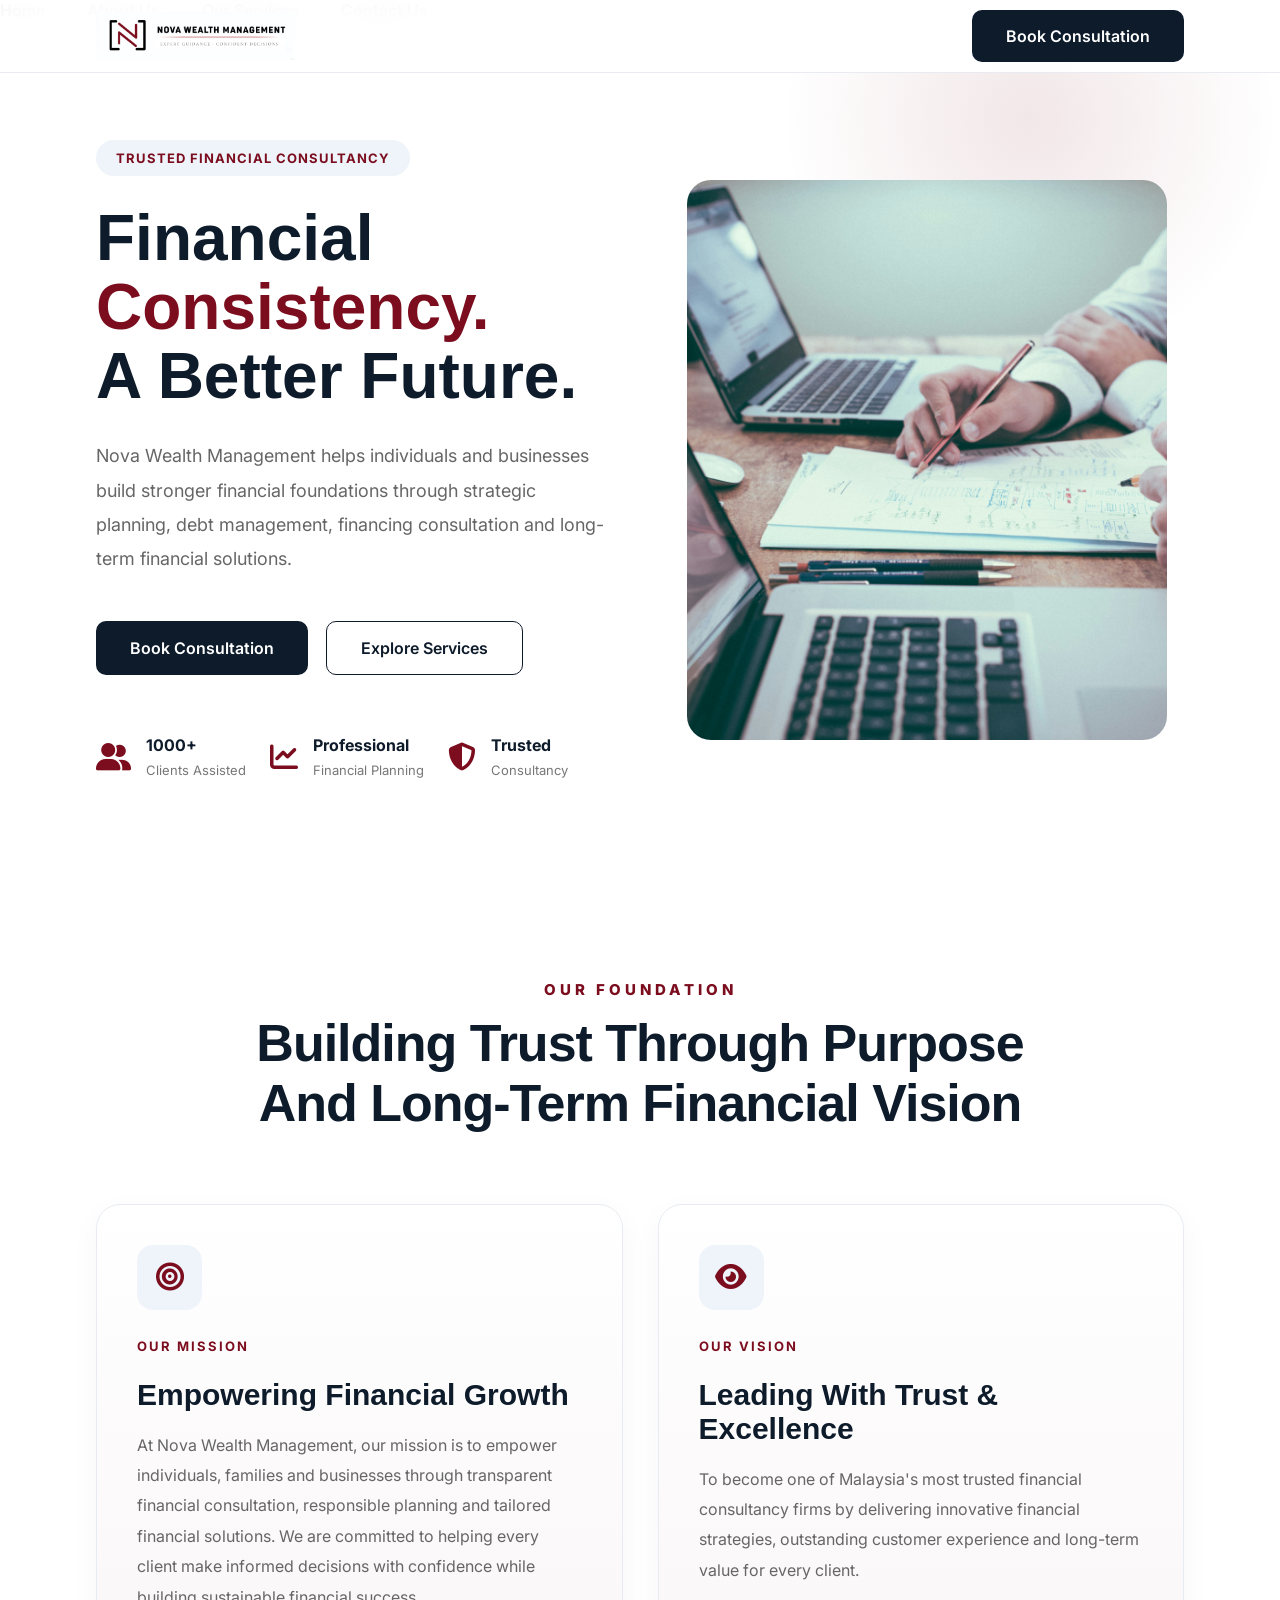
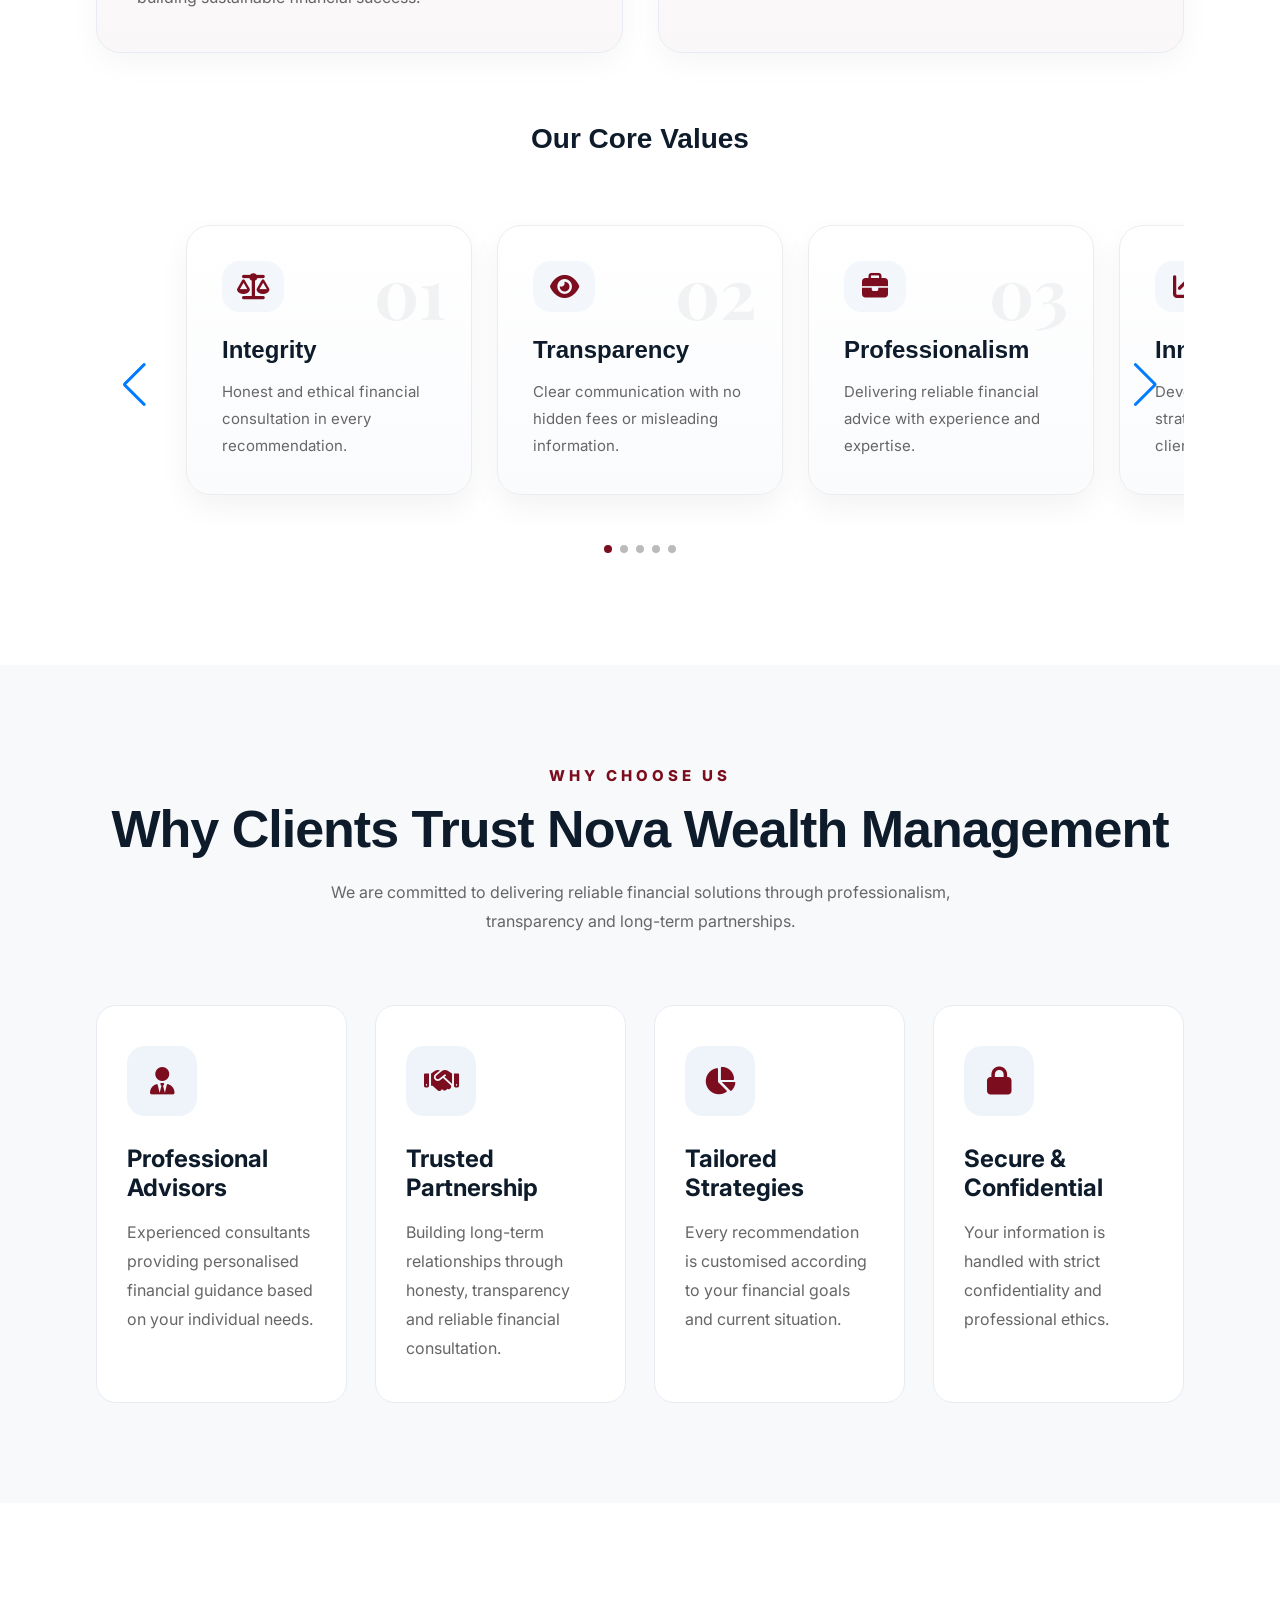
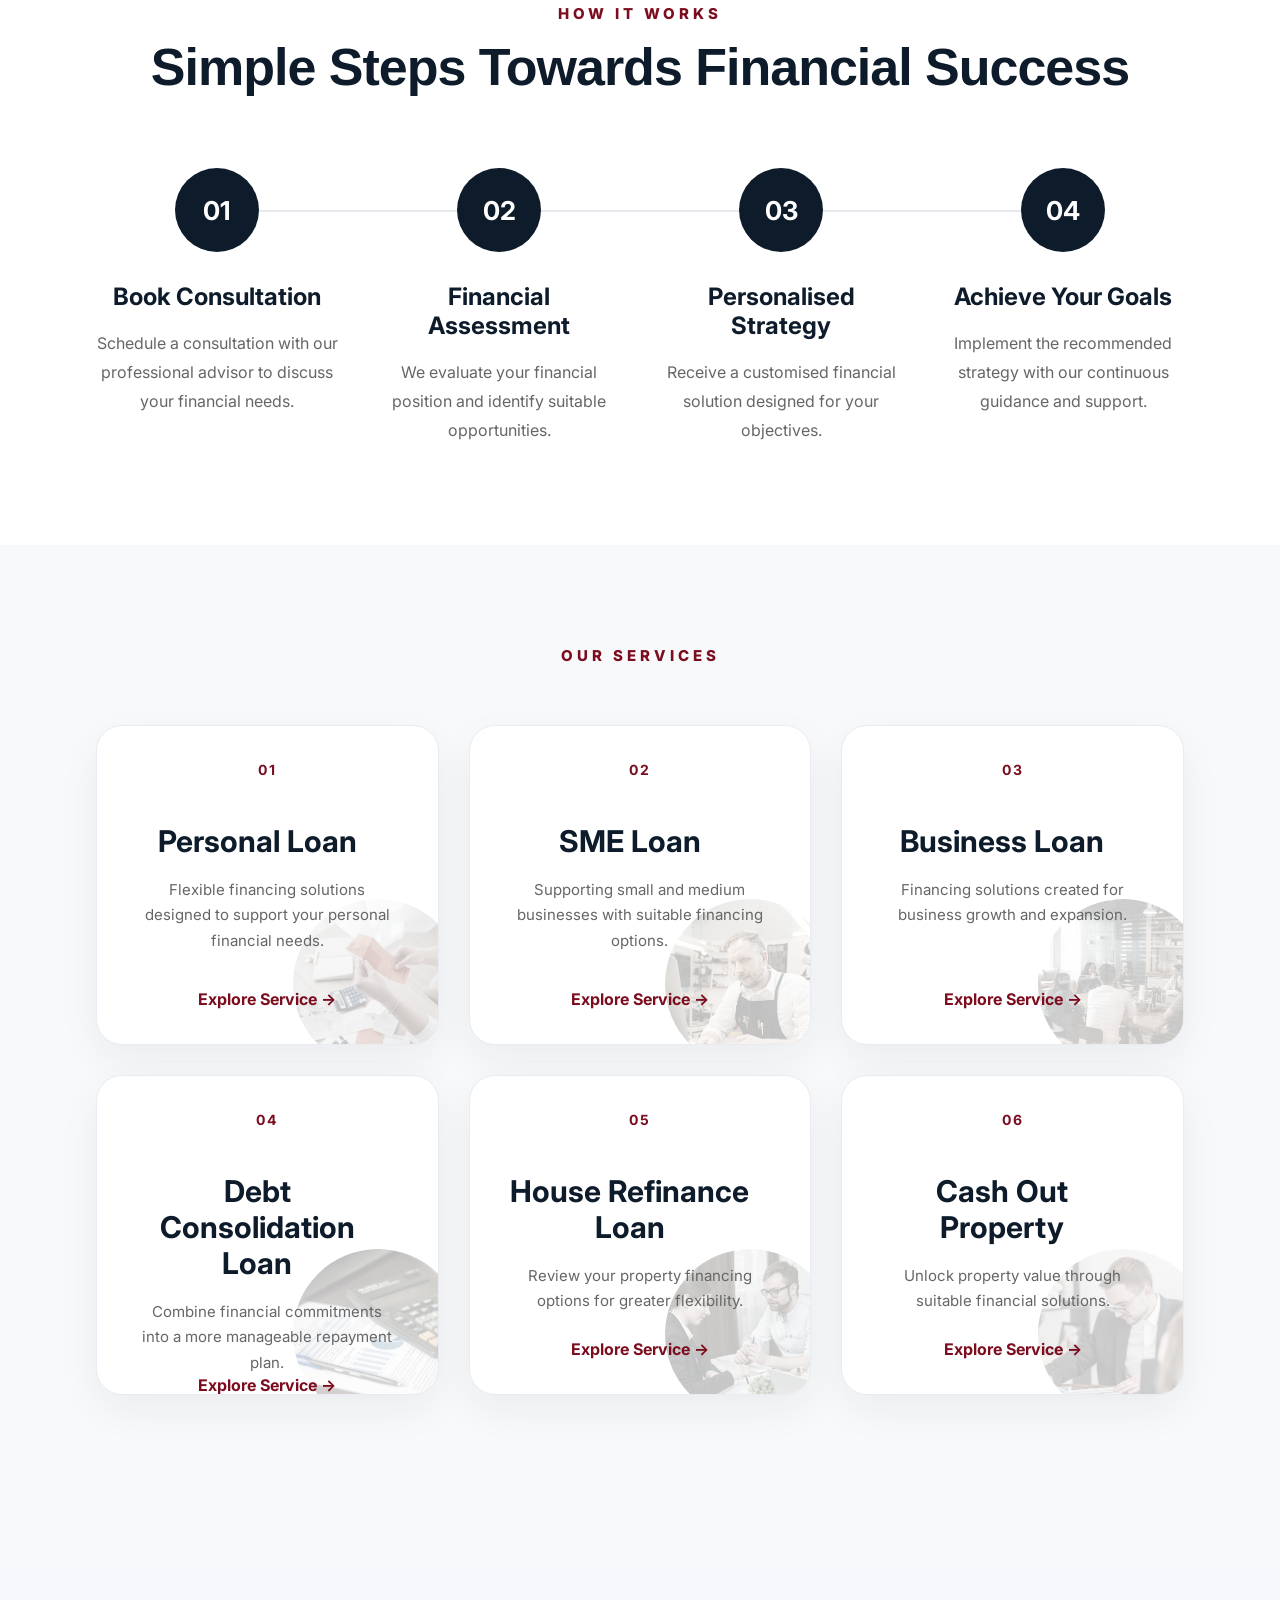
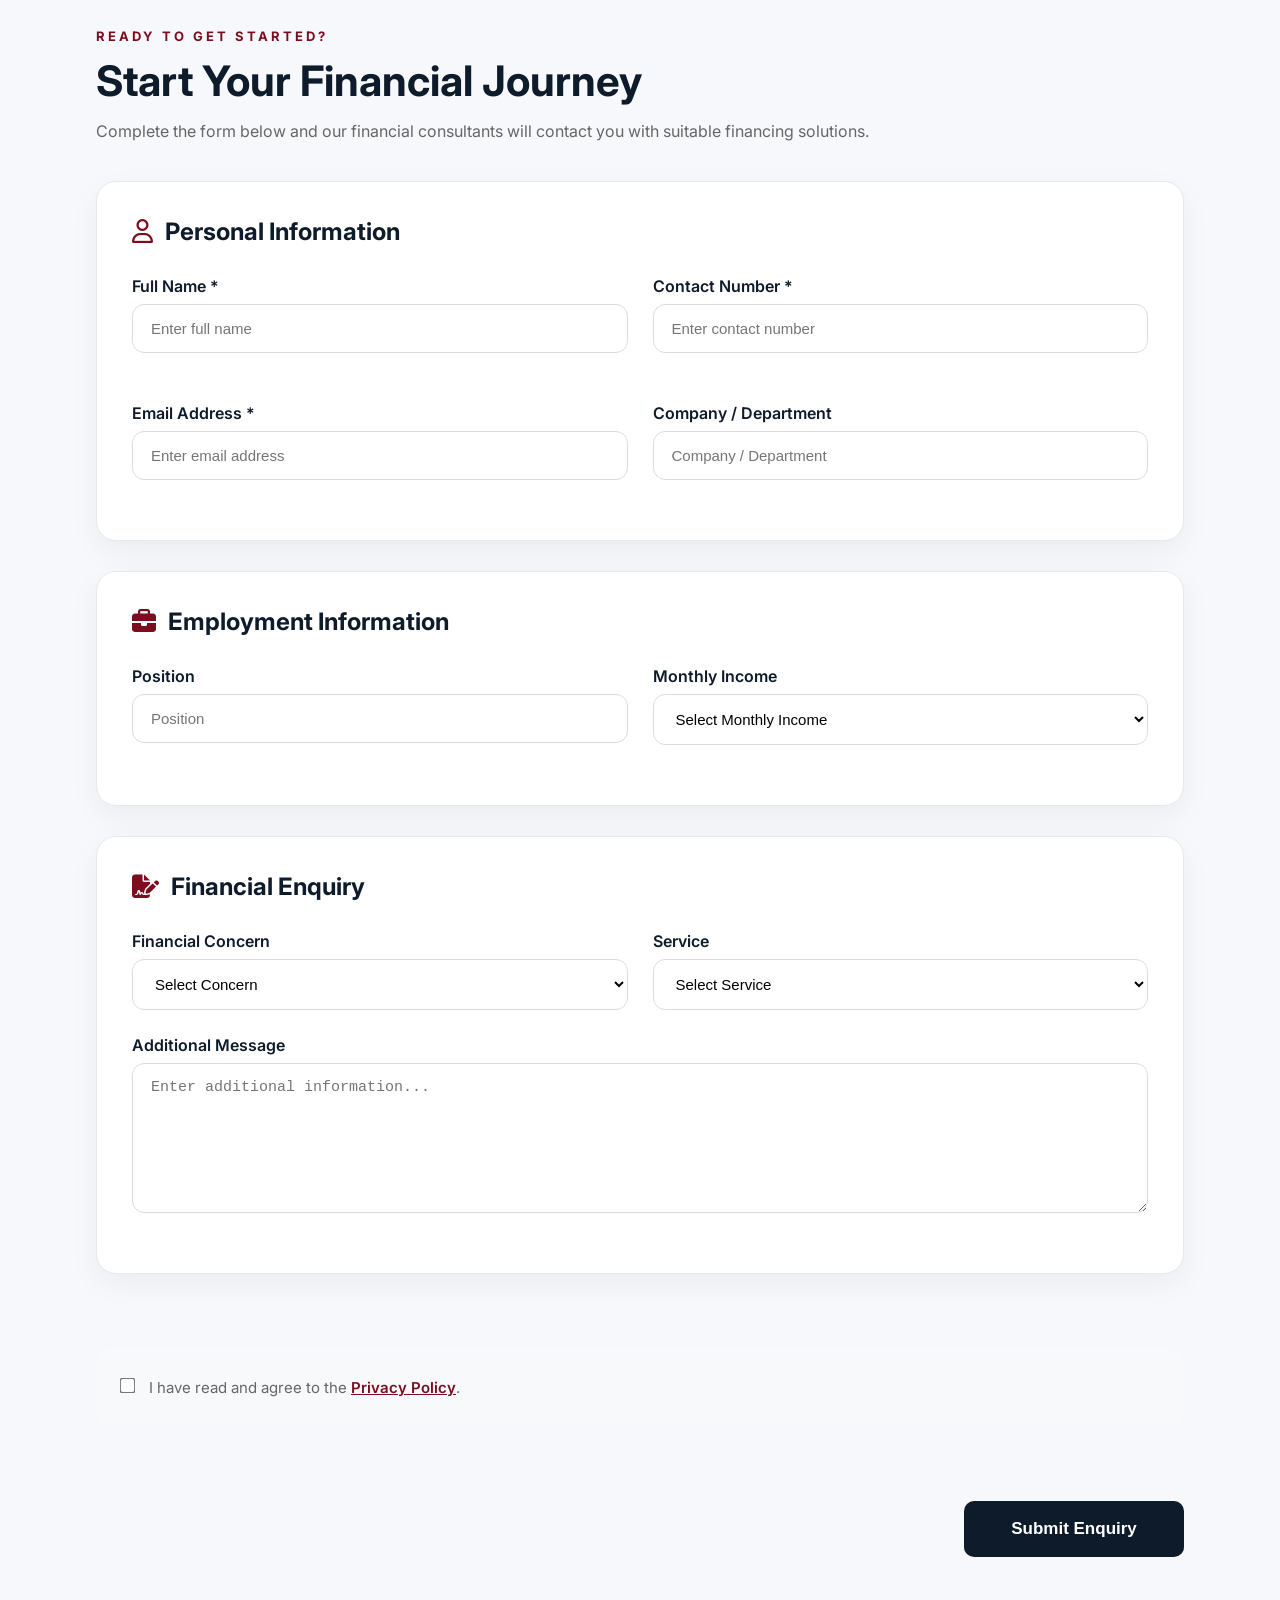
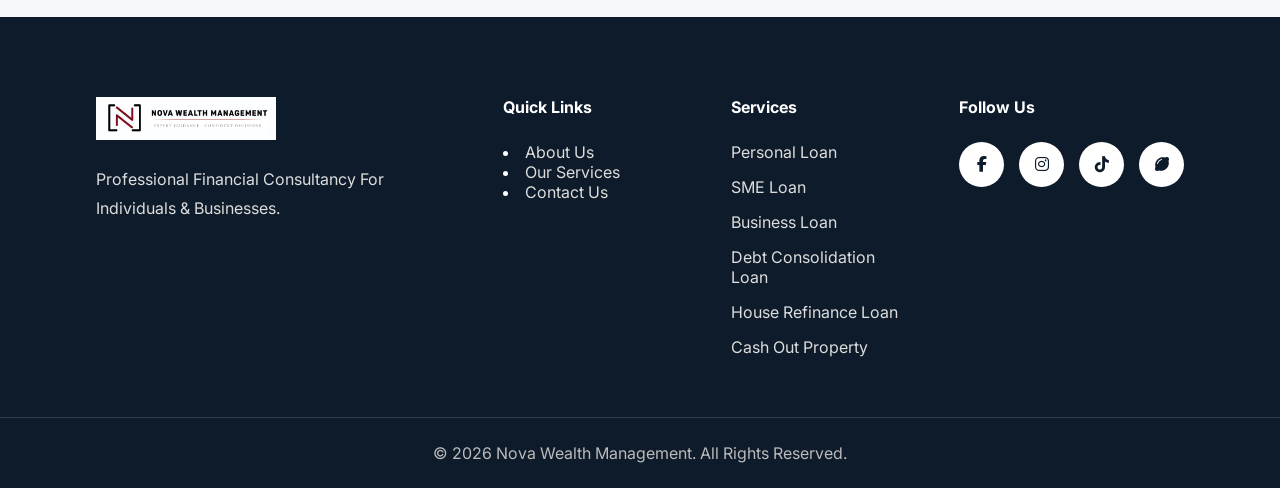
<file: index.html>
<!DOCTYPE html>
<html lang="en">

<head>
	<link
		rel="stylesheet"
		href="https://cdn.jsdelivr.net/npm/swiper@11/swiper-bundle.min.css"
	/>

    <meta charset="UTF-8">

    <meta name="viewport" content="width=device-width, initial-scale=1.0">

    <title>Nova Wealth Management</title>

    <link rel="preconnect" href="https://fonts.googleapis.com">

    <link rel="preconnect" href="https://fonts.gstatic.com" crossorigin>

    <link href="https://fonts.googleapis.com/css2?family=Inter:wght@300;400;500;600;700&family=Playfair+Display:wght@500;600;700&display=swap" rel="stylesheet">

    <link rel="stylesheet" href="https://cdnjs.cloudflare.com/ajax/libs/font-awesome/6.7.2/css/all.min.css">

    <link rel="stylesheet" href="css/style.css">
	
	<link href="https://fonts.googleapis.com/css2?family=Cormorant+Garamond:wght@500;600;700&display=swap" rel="stylesheet">
	
	<link rel="icon" type="image/png" href="images/favicon.png">

</head>



<body>


<!-- ===========================================
NAVBAR
=========================================== -->

<header class="navbar">

    <div class="container nav-container">

        <a href="index.html" class="logo">

            <img src="images/logo.png" alt="Nova Wealth Management">

        </a>
		
		<div class="menu-toggle">
			<i class="fa-solid fa-bars"></i>
		</div>

        

        <a href="contact.html" class="btn-primary">
Book Consultation
</a>

    </div>

</header>

<nav>

<ul>

<li>
<a href="index.html">
Home
</a>
</li>


<li>
<a href="aboutus.html">
About Us
</a>
</li>


<li>
<a href="services.html">
Our Services
</a>
</li>


<li>
<a href="contact.html">
Contact Us
</a>
</li>

</ul>

</nav>

<div class="menu-overlay"></div>

<!-- ===========================================
HERO
=========================================== -->

<section class="hero" id="home">

    <div class="container hero-wrapper">

        <div class="hero-left">

            <span class="hero-tag">

                TRUSTED FINANCIAL CONSULTANCY

            </span>

            <h1>

                Financial <span>Consistency.</span>

                <br>

                A Better Future.

            </h1>

            <p>

                Nova Wealth Management helps individuals and businesses build stronger financial foundations through strategic planning, debt management, financing consultation and long-term financial solutions.

            </p>

            <div class="hero-buttons">

                <a href="contact.html" class="btn-primary">

                    Book Consultation

                </a>

                <a href="services.html" class="btn-secondary">

					Explore Services

				</a>

            </div>

            <div class="hero-highlights">

                <div class="highlight">

                    <i class="fa-solid fa-user-group"></i>

                    <div>

                        <h4>1000+</h4>

                        <span>Clients Assisted</span>

                    </div>

                </div>

                <div class="highlight">

                    <i class="fa-solid fa-chart-line"></i>

                    <div>

                        <h4>Professional</h4>

                        <span>Financial Planning</span>

                    </div>

                </div>

                <div class="highlight">

                    <i class="fa-solid fa-shield-halved"></i>

                    <div>

                        <h4>Trusted</h4>

                        <span>Consultancy</span>

                    </div>

                </div>

            </div>

        </div>

        <div class="hero-right">

            <img src="images/hero.jpg" alt="Financial Consultation">

        </div>

    </div>

</section>

<!-- ===========================================
MISSION & VISION
=========================================== -->

<section class="mission" id="mission">

    <div class="container">

        <div class="section-heading">

            <span>OUR FOUNDATION</span>

            <h2>

                Building Trust Through Purpose
                <br>
                And Long-Term Financial Vision

            </h2>

        </div>

        <div class="foundation-layout">

                <div class="foundation-card">

    <div class="foundation-icon">

        <i class="fa-solid fa-bullseye"></i>

    </div>

    <div class="foundation-content">

        <span>OUR MISSION</span>

        <h3>Empowering Financial Growth</h3>

        <p>

            At Nova Wealth Management, our mission is to empower individuals,
            families and businesses through transparent financial consultation,
            responsible planning and tailored financial solutions. We are
            committed to helping every client make informed decisions with
            confidence while building sustainable financial success.

        </p>

    </div>

</div>

                <div class="foundation-card">

    <div class="foundation-icon">

        <i class="fa-solid fa-eye"></i>

    </div>

    <div class="foundation-content">

        <span>OUR VISION</span>

        <h3>Leading With Trust & Excellence</h3>

        <p>

            To become one of Malaysia's most trusted financial consultancy
            firms by delivering innovative financial strategies, outstanding
            customer experience and long-term value for every client.

        </p>

    </div>

</div>



                </div>
				
				<div class="core-values">

<h4>Our Core Values</h4>

<div class="swiper valueSwiper">

    <div class="swiper-wrapper">
	
		<div class="swiper-slide">

        <div class="value-card">

			<span class="value-number">01</span>

			<div class="value-icon">
				<i class="fa-solid fa-scale-balanced"></i>
			</div>

			<h5>Integrity</h5>

			<p>Honest and ethical financial consultation in every recommendation.</p>

		</div>
	</div>

        <div class="swiper-slide">
    <div class="value-card">

        <span class="value-number">02</span>

        <div class="value-icon">
            <i class="fa-solid fa-eye"></i>
        </div>

        <h5>Transparency</h5>

        <p>Clear communication with no hidden fees or misleading information.</p>

    </div>
</div>

        <div class="swiper-slide">
    <div class="value-card">

        <span class="value-number">03</span>

        <div class="value-icon">
            <i class="fa-solid fa-briefcase"></i>
        </div>

        <h5>Professionalism</h5>

        <p>Delivering reliable financial advice with experience and expertise.</p>

    </div>
</div>

        <div class="swiper-slide">
    <div class="value-card">

        <span class="value-number">04</span>

        <div class="value-icon">
            <i class="fa-solid fa-chart-line"></i>
        </div>

        <h5>Innovation</h5>

        <p>Developing smarter financial strategies tailored to every client.</p>

    </div>
</div>

        <div class="swiper-slide">
    <div class="value-card">

        <span class="value-number">05</span>

        <div class="value-icon">
            <i class="fa-solid fa-handshake"></i>
        </div>

        <h5>Client First</h5>

        <p>Your financial goals are always our highest priority.</p>

    </div>
</div>

    </div>

    <div class="swiper-button-next"></div>
    <div class="swiper-button-prev"></div>
    <div class="swiper-pagination"></div>

</div>
</div>
</div>

</section>

<!-- WHY CHOOSE US STARTS HERE -->
<!-- ===========================================
WHY CHOOSE US
=========================================== -->

<section class="why-choose" id="why">

    <div class="container">

        <div class="section-heading">

            <span>WHY CHOOSE US</span>

            <h2>

                Why Clients Trust
                Nova Wealth Management

            </h2>

            <p>

                We are committed to delivering reliable financial solutions through professionalism, transparency and long-term partnerships.

            </p>

        </div>

        <div class="why-grid">

            <div class="why-card">

                <i class="fa-solid fa-user-tie"></i>

                <h3>Professional Advisors</h3>

                <p>

                    Experienced consultants providing personalised financial guidance based on your individual needs.

                </p>

            </div>

            <div class="why-card">

                <i class="fa-solid fa-handshake"></i>

                <h3>Trusted Partnership</h3>

                <p>

                    Building long-term relationships through honesty, transparency and reliable financial consultation.

                </p>

            </div>

            <div class="why-card">

                <i class="fa-solid fa-chart-pie"></i>

                <h3>Tailored Strategies</h3>

                <p>

                    Every recommendation is customised according to your financial goals and current situation.

                </p>

            </div>

            <div class="why-card">

                <i class="fa-solid fa-lock"></i>

                <h3>Secure & Confidential</h3>

                <p>

                    Your information is handled with strict confidentiality and professional ethics.

                </p>

            </div>

        </div>

    </div>

</section>

<!-- ===========================================
HOW IT WORKS
=========================================== -->

<section class="process" id="process">

    <div class="container">

        <div class="section-heading">

            <span>HOW IT WORKS</span>

            <h2>

                Simple Steps Towards
                Financial Success

            </h2>

        </div>

        <div class="process-wrapper">

            <div class="process-item">

                <div class="process-number">01</div>

                <h3>Book Consultation</h3>

                <p>

                    Schedule a consultation with our professional advisor to discuss your financial needs.

                </p>

            </div>

            <div class="process-item">

                <div class="process-number">02</div>

                <h3>Financial Assessment</h3>

                <p>

                    We evaluate your financial position and identify suitable opportunities.

                </p>

            </div>

            <div class="process-item">

                <div class="process-number">03</div>

                <h3>Personalised Strategy</h3>

                <p>

                    Receive a customised financial solution designed for your objectives.

                </p>

            </div>

            <div class="process-item">

                <div class="process-number">04</div>

                <h3>Achieve Your Goals</h3>

                <p>

                    Implement the recommended strategy with our continuous guidance and support.

                </p>

            </div>

        </div>

    </div>

</section>

<!-- ===========================================
SERVICES
=========================================== -->

<section class="services" id="services">

<div class="container">

<div class="section-heading">

<span>OUR SERVICES</span>

<div class="services-grid">


<!-- Personal Loan -->
<div class="service-card">

    <img src="images/personal-loan.jpg">

    <div class="service-overlay">

        <span>01</span>

        <h3>Personal Loan</h3>

        <p>
            Flexible financing solutions designed to support your personal financial needs.
        </p>

        <a href="personal-loan.html">
            Explore Service →
        </a>

    </div>

</div>


<!-- SME Loan -->
<div class="service-card">

    <img src="images/sme-loan.jpg">

    <div class="service-overlay">

        <span>02</span>

        <h3>SME Loan</h3>

        <p>
            Supporting small and medium businesses with suitable financing options.
        </p>

        <a href="sme-loan.html">
            Explore Service →
        </a>

    </div>

</div>


<!-- Business Loan -->
<div class="service-card">

    <img src="images/business-loan.jpg">

    <div class="service-overlay">

        <span>03</span>

        <h3>Business Loan</h3>

        <p>
            Financing solutions created for business growth and expansion.
        </p>

        <a href="business-loan.html">
            Explore Service →
        </a>

    </div>

</div>


<!-- Debt Consolidation -->
<div class="service-card">

    <img src="images/debt-consolidation.jpg">

    <div class="service-overlay">

        <span>04</span>

        <h3>Debt Consolidation Loan</h3>

        <p>
            Combine financial commitments into a more manageable repayment plan.
        </p>

        <a href="debt-consolidation.html">
            Explore Service →
        </a>

    </div>

</div>


<!-- House Refinance -->
<div class="service-card">

    <img src="images/house-refinance.jpg">

    <div class="service-overlay">

        <span>05</span>

        <h3>House Refinance Loan</h3>

        <p>
            Review your property financing options for greater flexibility.
        </p>

        <a href="house-refinance.html">
            Explore Service →
        </a>

    </div>

</div>


<!-- Cash Out Property -->
<div class="service-card">

    <img src="images/cash-out-property.jpg">

    <div class="service-overlay">

        <span>06</span>

        <h3>Cash Out Property</h3>

        <p>
            Unlock property value through suitable financial solutions.
        </p>

        <a href="cash-out-property.html">
            Explore Service →
        </a>

    </div>

</div>


</div>

</div>

</div>

</section>

<section class="dashboard-form">

<div class="container">

<div class="dashboard-header">

    <span>READY TO GET STARTED?</span>

    <h1>Start Your Financial Journey</h1>

    <p>
        Complete the form below and our financial consultants will contact you with suitable financing solutions.
    </p>

</div>


<form id="contactForm" class="dashboard-contact-form">

<!-- =========================
PERSONAL
========================= -->

<div class="dashboard-card">

    <h3>
        <i class="fa-regular fa-user"></i>
        Personal Information
    </h3>

    <div class="form-grid">

        <div class="form-group">

            <label>Full Name *</label>

            <input
                type="text"
                name="name"
                placeholder="Enter full name"
                required>

        </div>

        <div class="form-group">

            <label>Contact Number *</label>

            <input
                type="tel"
                name="phone"
                placeholder="Enter contact number"
                required>

        </div>

        <div class="form-group">

            <label>Email Address *</label>

            <input
                type="email"
                name="email"
                placeholder="Enter email address"
                required>

        </div>

        <div class="form-group">

            <label>Company / Department</label>

            <input
                type="text"
                name="company"
                placeholder="Company / Department">

        </div>

    </div>

</div>


<!-- =========================
EMPLOYMENT
========================= -->

<div class="dashboard-card">

    <h3>

        <i class="fa-solid fa-briefcase"></i>

        Employment Information

    </h3>

    <div class="form-grid">

        <div class="form-group">

            <label>Position</label>

            <input
                type="text"
                name="position"
                placeholder="Position">

        </div>

        <div class="form-group">

            <label>Monthly Income</label>

            <select name="income">

                <option selected disabled>Select Monthly Income</option>

                <option>Below RM2,000</option>

                <option>RM2,001 – RM4,000</option>

                <option>RM4,001 – RM6,000</option>

                <option>RM6,001 – RM8,000</option>

                <option>Above RM8,000</option>

            </select>

        </div>

    </div>

</div>


<!-- =========================
FINANCIAL
========================= -->

<div class="dashboard-card">

    <h3>

        <i class="fa-solid fa-file-signature"></i>

        Financial Enquiry

    </h3>

    <div class="form-grid">

        <div class="form-group">

            <label>Financial Concern</label>

            <select name="concern">

                <option selected disabled>Select Concern</option>

                <option>Personal Financing</option>

                <option>Business Financing</option>

                <option>Debt Management</option>

                <option>Property Financing</option>

                <option>Cash Flow Improvement</option>

                <option>Others</option>

            </select>

        </div>

        <div class="form-group">

            <label>Service</label>

            <select name="service">

                <option selected disabled>Select Service</option>

                <option>Personal Loan</option>

                <option>SME Loan</option>

                <option>Business Loan</option>

                <option>Debt Consolidation Loan</option>

                <option>House Refinance Loan</option>

                <option>Cash Out Property</option>

            </select>

        </div>

    </div>

    <div class="form-group">

        <label>Additional Message</label>

        <textarea
            name="message"
            rows="6"
            placeholder="Enter additional information..."></textarea>

    </div>

</div>


<div class="privacy-box">

<label class="checkbox">

<input type="checkbox" required>

<span>

I have read and agree to the
<a href="#" class="policy-link">Privacy Policy</a>.

</span>

</label>

</div>


<div class="submit-area">

<button class="btn-primary">

Submit Enquiry

</button>

</div>

</form>

</div>

</section>
<!-- ===========================================
FOOTER
=========================================== -->

<footer>

    <div class="container footer-wrapper">

        <div class="footer-logo">

            <img src="images/logo.png" alt="Nova Wealth">

            <p>

                Professional Financial Consultancy
                For Individuals & Businesses.

            </p>

        </div>

        <div class="footer-links">

            <h4>Quick Links</h4>

            <li>
				<a href="aboutus.html">About Us</a>
			</li>

			<li>
				<a href="services.html">Our Services</a>
			</li>

			<li>
				<a href="contact.html">Contact Us</a>
			</li>

        </div>

        <div class="footer-links">

            <h4>Services</h4>

            <ul>

                <li><a href="personal-loan.html">Personal Loan</a></li>

				<li><a href="sme-loan.html">SME Loan</a></li>

				<li><a href="business-loan.html">Business Loan</a></li>

				<li><a href="debt-consolidation.html">Debt Consolidation Loan</a></li>

				<li><a href="house-refinance.html">House Refinance Loan</a></li>

				<li><a href="cash-out-property.html">Cash Out Property</a></li>

            </ul>

        </div>

        <div class="footer-links">

    <h4>Follow Us</h4>

    <div class="social-links">

        <!-- Facebook -->
        <a href="https://www.facebook.com/p/Nova-Wealth-Management-61563498863387/"
           target="_blank"
           aria-label="Facebook">

            <i class="fa-brands fa-facebook-f"></i>

        </a>

        <!-- Instagram -->
        <a href="https://www.instagram.com/novawealthmanagement/"
           target="_blank"
           aria-label="Instagram">

            <i class="fa-brands fa-instagram"></i>

        </a>

        <!-- TikTok -->
        <a href="https://www.tiktok.com/@novawealthmanagement?lang=en"
           target="_blank"
           aria-label="TikTok">

            <i class="fa-brands fa-tiktok"></i>

        </a>

        <!-- Lemon8 -->
        <a href="https://www.lemon8-app.com/@novawealthmanagement?region=my"
           target="_blank"
           aria-label="Lemon8">

            <i class="fa-solid fa-lemon"></i>

        </a>

    </div>

</div>

    </div>

    <div class="copyright">

        <p>

            © 2026 Nova Wealth Management. All Rights Reserved.

        </p>

    </div>

</footer>

<script src="https://cdn.jsdelivr.net/npm/swiper@11/swiper-bundle.min.js"></script>

<script src="js/script.js"></script>


</body>

</html>
</file>
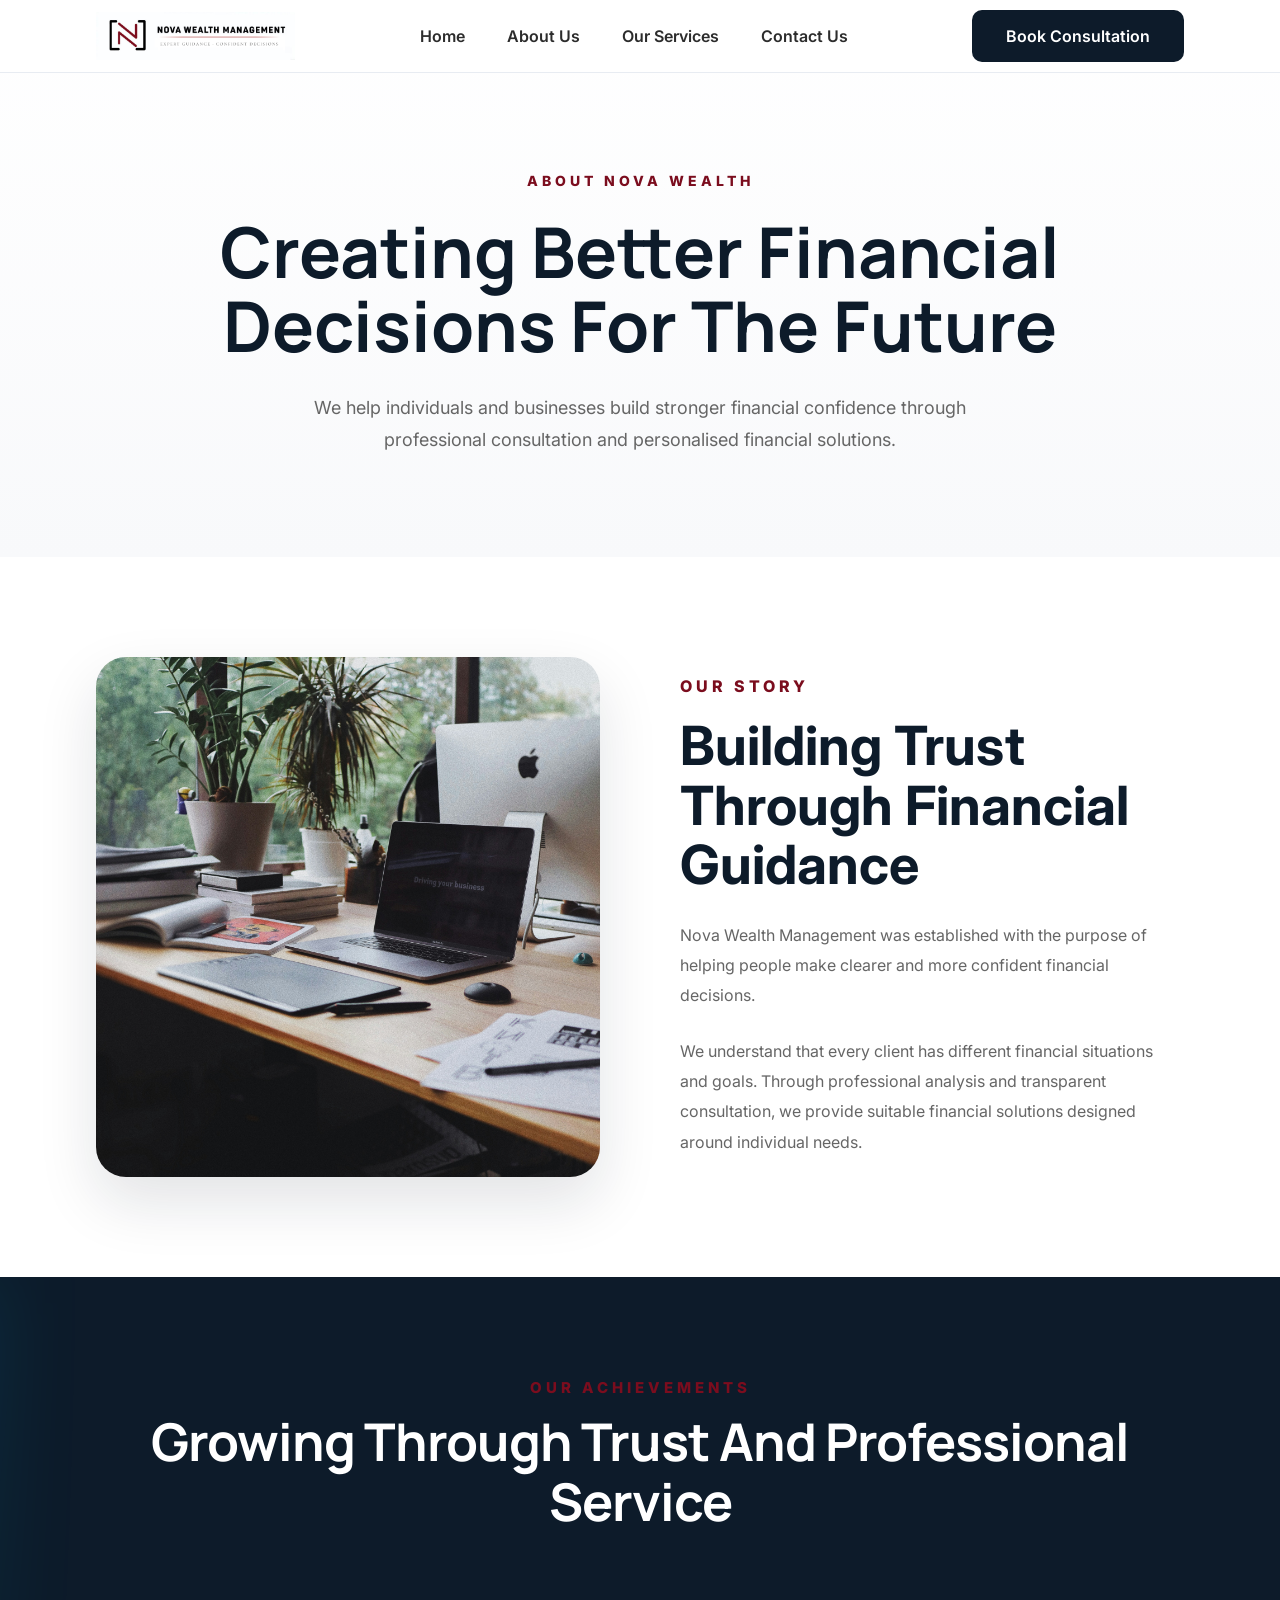
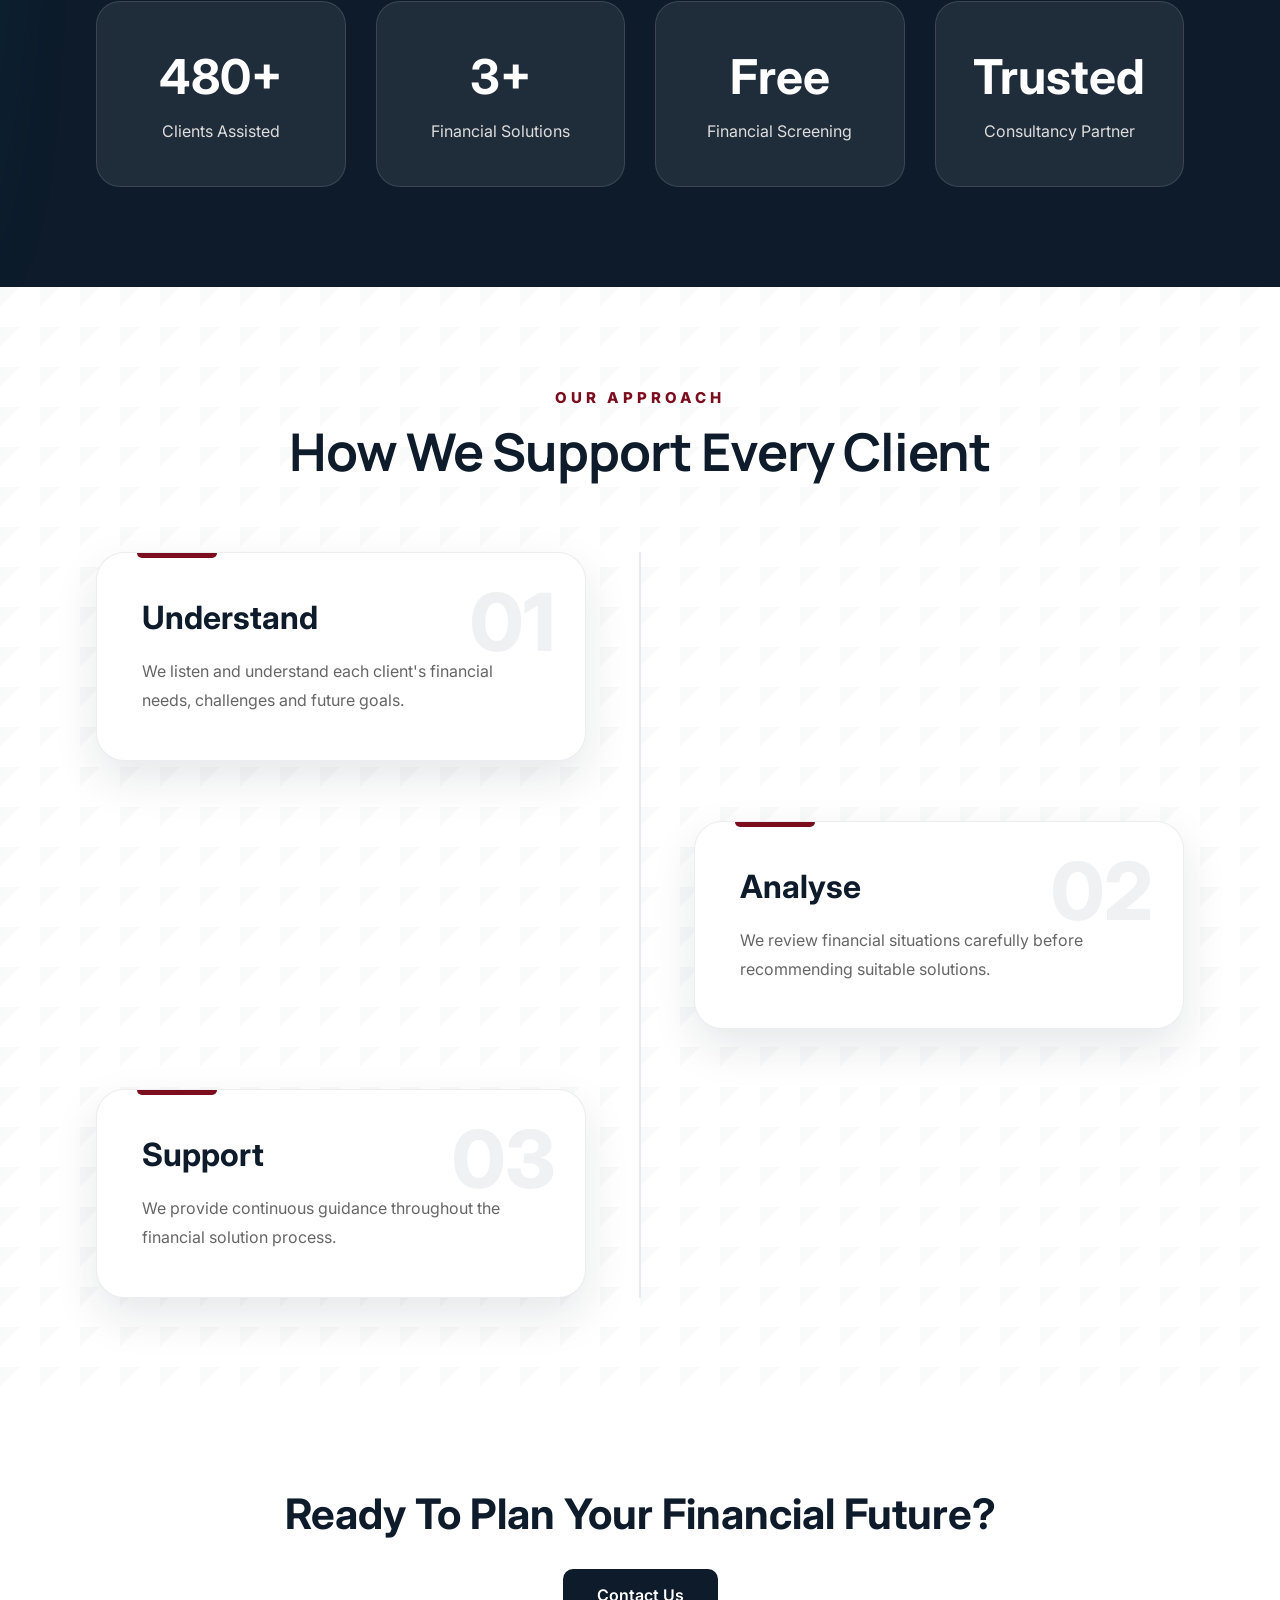
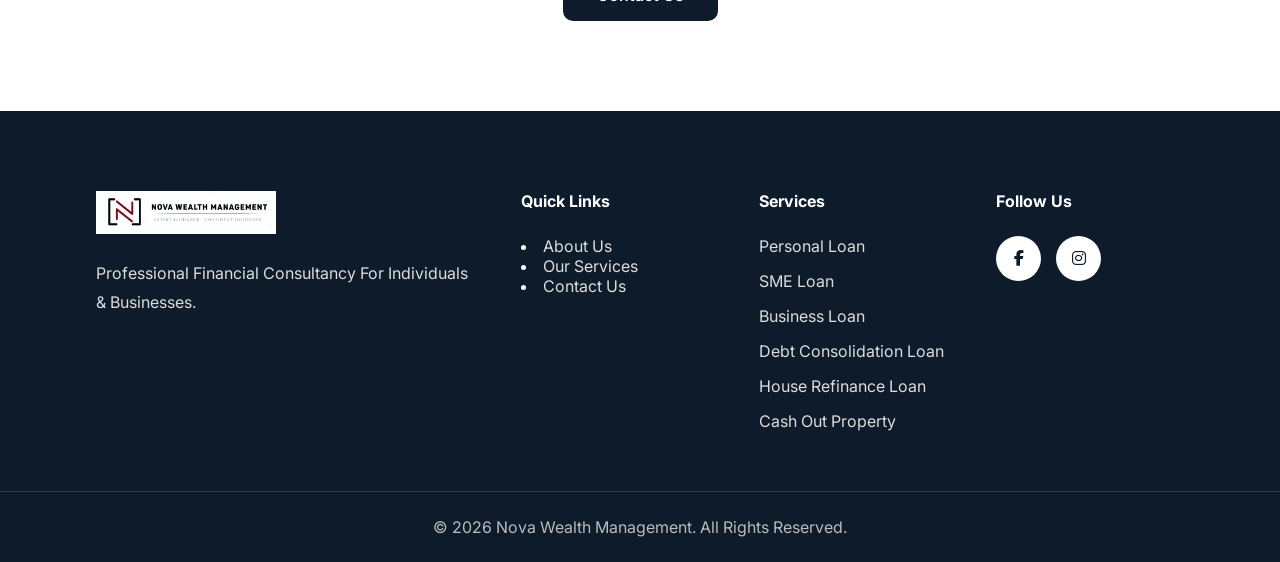
<file: aboutus.html>
<!DOCTYPE html>

<html lang="en">


<head>

<meta charset="UTF-8">

<meta name="viewport" content="width=device-width, initial-scale=1.0">

<title>About Us | Nova Wealth Management</title>


<!-- Font -->
<link rel="preconnect" href="https://fonts.googleapis.com">

<link rel="preconnect" href="https://fonts.gstatic.com" crossorigin>

<link href="https://fonts.googleapis.com/css2?family=Inter:wght@300;400;500;600;700;800&family=Manrope:wght@600;700;800&display=swap" rel="stylesheet">


<!-- Icon -->
<link rel="stylesheet" href="https://cdnjs.cloudflare.com/ajax/libs/font-awesome/6.7.2/css/all.min.css">


<!-- CSS -->
<link rel="stylesheet" href="css/style.css">


<!-- Favicon -->
<link rel="icon" type="image/png" href="images/favicon.png">


</head>


<body>



<!-- ===========================================
NAVBAR
=========================================== -->

<header class="navbar">


<div class="container nav-container">


<a href="index.html" class="logo">

<img src="images/logo.png" alt="Nova Wealth Management">

</a>


<nav>

<ul>

<li>
<a href="index.html">
Home
</a>
</li>


<li>
<a href="aboutus.html">
About Us
</a>
</li>


<li>
<a href="index.html#services">
Our Services
</a>
</li>


<li>
<a href="index.html#contact">
Contact Us
</a>
</li>


</ul>

</nav>


<a href="index.html#contact" class="btn-primary">

Book Consultation

</a>


</div>


</header>

<!-- ===========================================
ABOUT HERO
=========================================== -->

<section class="about-hero">

<div class="container">

    <span>ABOUT NOVA WEALTH</span>

    <h1>
        Creating Better Financial
        <br>
        Decisions For The Future
    </h1>

    <p>
        We help individuals and businesses build stronger financial
        confidence through professional consultation and personalised
        financial solutions.
    </p>

</div>

</section>



<!-- ===========================================
OUR STORY
=========================================== -->

<section class="about-story">

<div class="container story-wrapper">


    <div class="story-image">

        <img src="images/about-story.jpg" alt="Nova Wealth Story">

    </div>


    <div class="story-content">

        <span>OUR STORY</span>

        <h2>
            Building Trust Through
            Financial Guidance
        </h2>

        <p>
            Nova Wealth Management was established with the purpose
            of helping people make clearer and more confident financial
            decisions.
        </p>

        <p>
            We understand that every client has different financial
            situations and goals. Through professional analysis and
            transparent consultation, we provide suitable financial
            solutions designed around individual needs.
        </p>

    </div>


</div>

</section>




<!-- ===========================================
ACHIEVEMENT
=========================================== -->

<section class="achievement">

<div class="achievement-glow"></div>

<div class="container">


<div class="section-heading">

<span>OUR ACHIEVEMENTS</span>

<h2>
    Growing Through Trust
    And Professional Service
</h2>

</div>



<div class="achievement-grid">


<div class="achievement-card">

<h3>
    <span class="counter" data-target="1000">0</span>+
</h3>

<p>
Clients Assisted
</p>

</div>



<div class="achievement-card">

<h3>
    <span class="counter" data-target="6">0</span>+
</h3>

<p>
Financial Solutions
</p>

</div>



<div class="achievement-card">

<h3>Free</h3>

<p>
Financial Screening
</p>

</div>



<div class="achievement-card">

<h3>Trusted</h3>

<p>
Consultancy Partner
</p>

</div>


</div>


</div>

</section>




<!-- ===========================================
OUR APPROACH
=========================================== -->

<section class="approach">


<div class="container">


<div class="section-heading">

<span>OUR APPROACH</span>

<h2>
    How We Support
    Every Client
</h2>

</div>



<div class="approach-list">


<div class="approach-item">

<span>01</span>

<h3>
Understand
</h3>

<p>
We listen and understand each client's financial needs,
challenges and future goals.
</p>

</div>




<div class="approach-item">

<span>02</span>

<h3>
Analyse
</h3>

<p>
We review financial situations carefully before recommending
suitable solutions.
</p>

</div>




<div class="approach-item">

<span>03</span>

<h3>
Support
</h3>

<p>
We provide continuous guidance throughout the financial
solution process.
</p>

</div>


</div>


</div>

</section>




<!-- ===========================================
CTA
=========================================== -->

<section class="about-cta">

<div class="container">

<h2>
Ready To Plan Your Financial Future?
</h2>

<a href="index.html#contact" class="btn-primary">

Contact Us

</a>

</div>

</section>




<!-- ===========================================
FOOTER
=========================================== -->



<footer>

    <div class="container footer-wrapper">

        <div class="footer-logo">

            <img src="images/logo.png" alt="Nova Wealth">

            <p>

                Professional Financial Consultancy
                For Individuals & Businesses.

            </p>

        </div>

        <div class="footer-links">

            <h4>Quick Links</h4>

            <li><a href="#about">About Us</a></li>

			<li><a href="#services">Our Services</a></li>

			<li><a href="#contact">Contact Us</a></li>

        </div>

        <div class="footer-links">

            <h4>Services</h4>

            <ul>

                <li><a href="#">Personal Loan</a></li>

                <li><a href="#">SME Loan</a></li>

                <li><a href="#">Business Loan</a></li>

                <li><a href="#">Debt Consolidation Loan</a></li>
				
				<li><a href="#">House Refinance Loan</a></li>
				
				<li><a href="#">Cash Out Property</a></li>

            </ul>

        </div>

        <div class="footer-links">

            <h4>Follow Us</h4>

            <div class="social-links">

                <a href="#"><i class="fa-brands fa-facebook-f"></i></a>

                <a href="#"><i class="fa-brands fa-instagram"></i></a>

            </div>

        </div>

    </div>

    <div class="copyright">

        <p>

            © 2026 Nova Wealth Management. All Rights Reserved.

        </p>

    </div>

</footer>

<script src="js/aboutsc.js"></script>

</body>


</html>
</file>
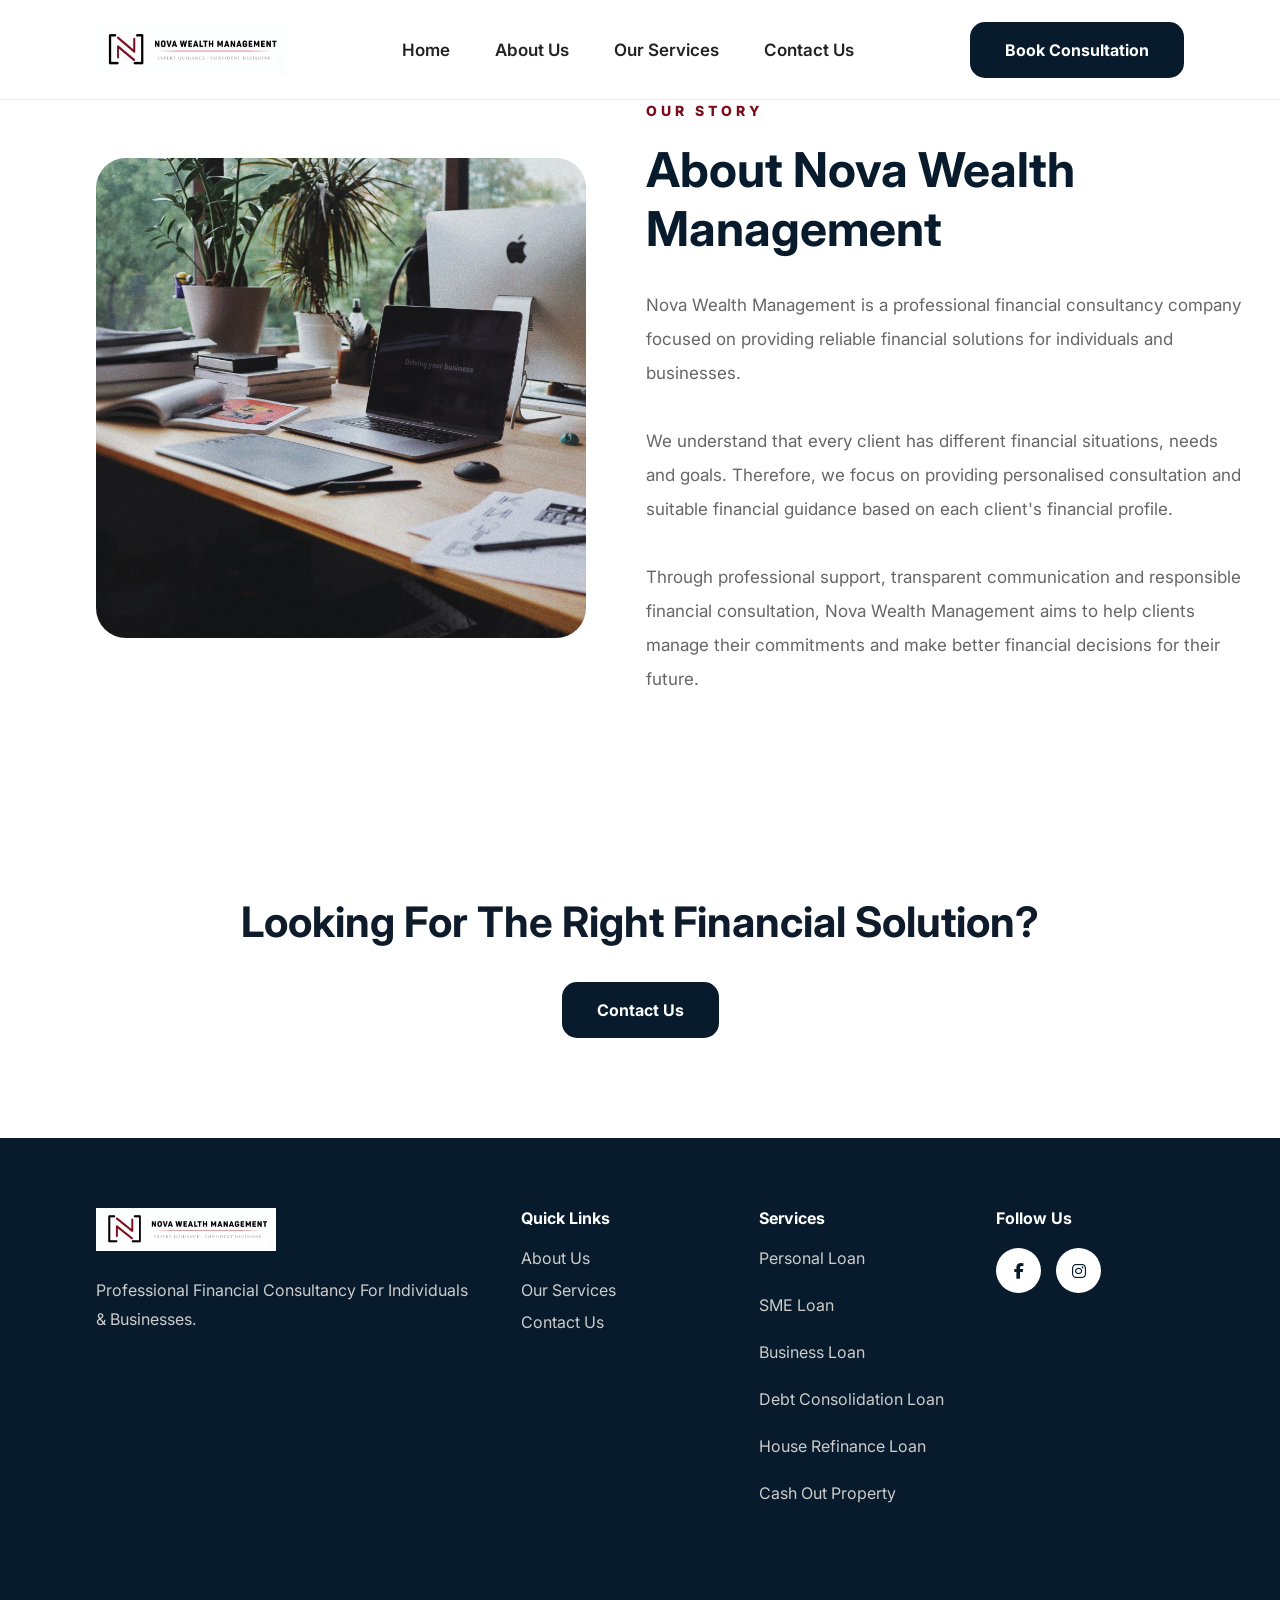
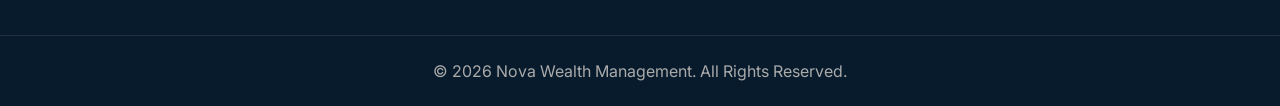
<file: backup_plan.html>
<!DOCTYPE html>
<html lang="en">

<head>
	<link
		rel="stylesheet"
		href="https://cdn.jsdelivr.net/npm/swiper@11/swiper-bundle.min.css"
	/>

    <meta charset="UTF-8">

    <meta name="viewport" content="width=device-width, initial-scale=1.0">

    <title>Nova Wealth Management</title>

    <link rel="preconnect" href="https://fonts.googleapis.com">

    <link rel="preconnect" href="https://fonts.gstatic.com" crossorigin>

    <link href="https://fonts.googleapis.com/css2?family=Inter:wght@300;400;500;600;700&family=Playfair+Display:wght@500;600;700&display=swap" rel="stylesheet">

    <link rel="stylesheet" href="https://cdnjs.cloudflare.com/ajax/libs/font-awesome/6.7.2/css/all.min.css">

    <link rel="stylesheet" href="css/style.css">

	<link rel="stylesheet" href="backup/backup.css">
	
	<link href="https://fonts.googleapis.com/css2?family=Cormorant+Garamond:wght@500;600;700&display=swap" rel="stylesheet">
	
	<link rel="icon" type="image/png" href="images/favicon.png">

</head>



<body>


<!-- ===========================================
NAVBAR
=========================================== -->

<header class="navbar">

    <div class="container nav-container">

        <a href="index.html" class="logo">

            <img src="images/logo.png" alt="Nova Wealth Management">

        </a>

        <nav>

<ul>

<li>
<a href="index.html">
Home
</a>
</li>


<li>
<a href="aboutus.html">
About Us
</a>
</li>


<li>
<a href="services.html">
Our Services
</a>
</li>


<li>
<a href="contact.html">
Contact Us
</a>
</li>

</ul>

</nav>

        <a href="contact.html" class="btn-primary">
Book Consultation
</a>

    </div>

</header>
<section class="backup-story">

<div class="container story-layout">


<div class="story-img">

<img src="images/about-story.jpg">

</div>


<div class="story-text">

<span>
OUR STORY
</span>


<h2>
About Nova Wealth Management
</h2>


<p>
Nova Wealth Management is a professional financial consultancy company
focused on providing reliable financial solutions for individuals and
businesses.
<br><br>

We understand that every client has different financial situations,
needs and goals. Therefore, we focus on providing personalised
consultation and suitable financial guidance based on each client's
financial profile.
<br><br>

Through professional support, transparent communication and responsible
financial consultation, Nova Wealth Management aims to help clients
manage their commitments and make better financial decisions for their
future.
</p>


</div>


</div>

</section>


<!-- ===========================================
CTA
=========================================== -->

<section class="about-cta">

<div class="container">


<h2>
Looking For The Right Financial Solution?
</h2>


<a href="contact.html" class="btn-primary">

Contact Us

</a>


</div>

</section>


<!-- ===========================================
FOOTER
=========================================== -->

<footer>

    <div class="container footer-wrapper">

        <div class="footer-logo">

            <img src="images/logo.png" alt="Nova Wealth">

            <p>

                Professional Financial Consultancy
                For Individuals & Businesses.

            </p>

        </div>

        <div class="footer-links">

            <h4>Quick Links</h4>

            <li>
				<a href="aboutus.html">About Us</a>
			</li>

			<li>
				<a href="services.html">Our Services</a>
			</li>

			<li>
				<a href="contact.html">Contact Us</a>
			</li>

        </div>

        <div class="footer-links">

            <h4>Services</h4>

            <ul>

                <li><a href="personal-loan.html">Personal Loan</a></li>

				<li><a href="sme-loan.html">SME Loan</a></li>

				<li><a href="business-loan.html">Business Loan</a></li>

				<li><a href="debt-consolidation.html">Debt Consolidation Loan</a></li>

				<li><a href="house-refinance.html">House Refinance Loan</a></li>

				<li><a href="cash-out-property.html">Cash Out Property</a></li>

            </ul>

        </div>

        <div class="footer-links">

            <h4>Follow Us</h4>

            <div class="social-links">

				<a href="https://www.facebook.com/p/Nova-Wealth-Management-61563498863387/"
					target="_blank">

					<i class="fa-brands fa-facebook-f"></i>

				</a>


				<a href="https://www.instagram.com/novawealthmanagement/"
				    target = "_blank">

					<i class="fa-brands fa-instagram"></i>

				</a>

</div>

        </div>

    </div>

    <div class="copyright">

        <p>

            © 2026 Nova Wealth Management. All Rights Reserved.

        </p>

    </div>

</footer>

<script src="https://cdn.jsdelivr.net/npm/swiper@11/swiper-bundle.min.js"></script>

<script src="backup/backup.js"></script>


</body>

</html>
</file>
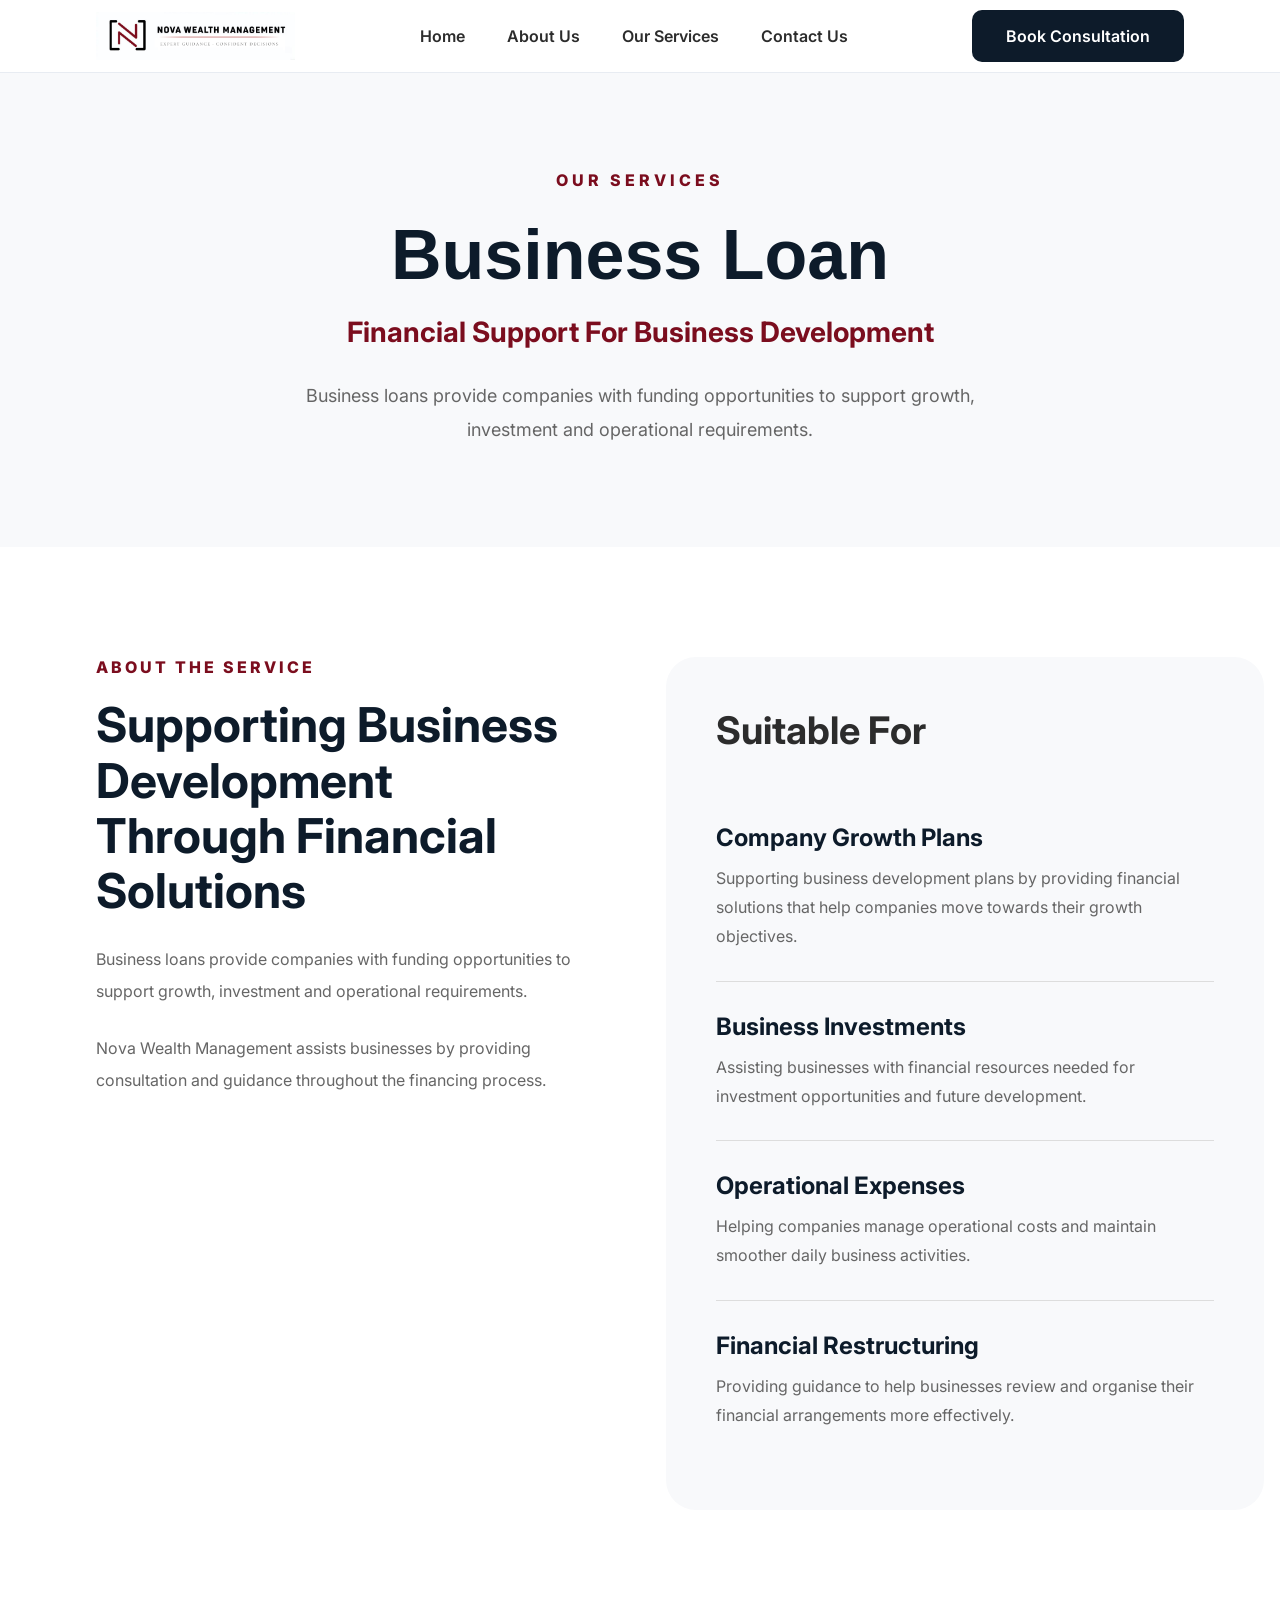
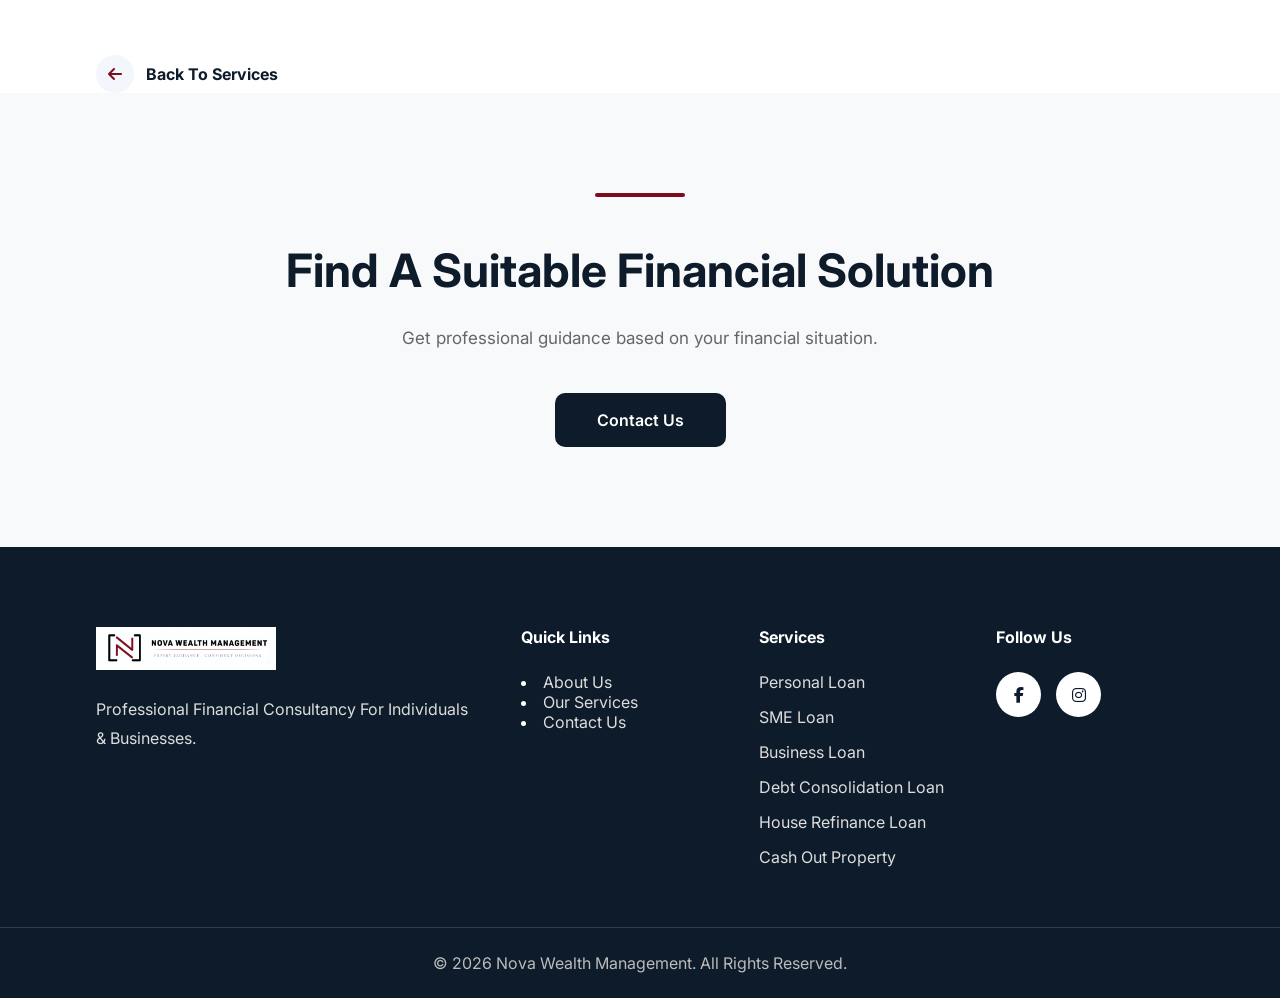
<file: business-loan.html>
<!DOCTYPE html>
<html lang="en">

<head>
	<link
		rel="stylesheet"
		href="https://cdn.jsdelivr.net/npm/swiper@11/swiper-bundle.min.css"
	/>

    <meta charset="UTF-8">

    <meta name="viewport" content="width=device-width, initial-scale=1.0">

    <title>Nova Wealth Management</title>

    <link rel="preconnect" href="https://fonts.googleapis.com">

    <link rel="preconnect" href="https://fonts.gstatic.com" crossorigin>

    <link href="https://fonts.googleapis.com/css2?family=Inter:wght@300;400;500;600;700&family=Playfair+Display:wght@500;600;700&display=swap" rel="stylesheet">

    <link rel="stylesheet" href="https://cdnjs.cloudflare.com/ajax/libs/font-awesome/6.7.2/css/all.min.css">

    <link rel="stylesheet" href="css/style.css">
	
	<link href="https://fonts.googleapis.com/css2?family=Cormorant+Garamond:wght@500;600;700&display=swap" rel="stylesheet">
	
	<link rel="icon" type="image/png" href="images/favicon.png">

</head>



<body>


<!-- ===========================================
NAVBAR
=========================================== -->

<header class="navbar">

    <div class="container nav-container">

        <a href="index.html" class="logo">

            <img src="images/logo.png" alt="Nova Wealth Management">

        </a>

        <nav>

<ul>

<li>
<a href="index.html">
Home
</a>
</li>


<li>
<a href="aboutus.html">
About Us
</a>
</li>


<li>
<a href="services.html">
Our Services
</a>
</li>


<li>
<a href="contact.html">
Contact Us
</a>
</li>

</ul>

</nav>

        <a href="contact.html" class="btn-primary">
Book Consultation
</a>

    </div>

</header>


<!-- ===========================================
SERVICE HERO
=========================================== -->

<section class="service-hero">

<div class="container">


<span>
OUR SERVICES
</span>


<h1>
Business Loan
</h1>


<h3>
Financial Support For Business Development
</h3>


<p>
Business loans provide companies with funding opportunities
to support growth, investment and operational requirements.
</p>


</div>

</section>

<!-- ===========================================
SERVICE INFORMATION
=========================================== -->

<section class="service-info">


<div class="container service-info-wrapper">


<div class="service-intro">


<span>
ABOUT THE SERVICE
</span>


<h2>
Supporting Business Development
Through Financial Solutions
</h2>


<p>
Business loans provide companies with funding opportunities
to support growth, investment and operational requirements.
</p>


<p>
Nova Wealth Management assists businesses by providing
consultation and guidance throughout the financing process.
</p>


</div>




<div class="service-highlight">


<h2>
Suitable For
</h2>


<div class="highlight-item">

<h3>
Company Growth Plans
</h3>

<p>
Supporting business development plans by providing financial
solutions that help companies move towards their growth objectives.
</p>

</div>




<div class="highlight-item">

<h3>
Business Investments
</h3>

<p>
Assisting businesses with financial resources needed for
investment opportunities and future development.
</p>

</div>




<div class="highlight-item">

<h3>
Operational Expenses
</h3>

<p>
Helping companies manage operational costs and maintain
smoother daily business activities.
</p>

</div>




<div class="highlight-item">

<h3>
Financial Restructuring
</h3>

<p>
Providing guidance to help businesses review and organise
their financial arrangements more effectively.
</p>

</div>


</div>
</div>


</div>


</section>


<!-- ===========================================
BACK BUTTON
=========================================== -->

<div class="back-service">

<div class="container">

<a href="services.html">

<i class="fa-solid fa-arrow-left"></i>

Back To Services

</a>

</div>

</div>





<!-- ===========================================
CTA
=========================================== -->

<section class="service-cta">

<div class="container">

<h2>
Find A Suitable Financial Solution
</h2>


<p>
Get professional guidance based on your financial situation.
</p>


<a href="contact.html" class="btn-primary">

Contact Us

</a>

</div>

</section>


<!-- ===========================================
FOOTER
=========================================== -->

<footer>

    <div class="container footer-wrapper">

        <div class="footer-logo">

            <img src="images/logo.png" alt="Nova Wealth">

            <p>

                Professional Financial Consultancy
                For Individuals & Businesses.

            </p>

        </div>

        <div class="footer-links">

            <h4>Quick Links</h4>

            <li>
				<a href="aboutus.html">About Us</a>
			</li>

			<li>
				<a href="services.html">Our Services</a>
			</li>

			<li>
				<a href="contact.html">Contact Us</a>
			</li>

        </div>

        <div class="footer-links">

            <h4>Services</h4>

            <ul>

                <li><a href="personal-loan.html">Personal Loan</a></li>

				<li><a href="sme-loan.html">SME Loan</a></li>

				<li><a href="business-loan.html">Business Loan</a></li>

				<li><a href="debt-consolidation.html">Debt Consolidation Loan</a></li>

				<li><a href="house-refinance.html">House Refinance Loan</a></li>

				<li><a href="cash-out-property.html">Cash Out Property</a></li>

            </ul>

        </div>

        <div class="footer-links">

            <h4>Follow Us</h4>

            <div class="social-links">

				<a href="https://www.facebook.com/p/Nova-Wealth-Management-61563498863387/"
					target="_blank">

					<i class="fa-brands fa-facebook-f"></i>

				</a>


				<a href="https://www.instagram.com/novawealthmanagement/"
				    target = "_blank">

					<i class="fa-brands fa-instagram"></i>

				</a>

</div>

        </div>

    </div>

    <div class="copyright">

        <p>

            © 2026 Nova Wealth Management. All Rights Reserved.

        </p>

    </div>

</footer>

<script src="https://cdn.jsdelivr.net/npm/swiper@11/swiper-bundle.min.js"></script>

<script src="js/script.js"></script>


</body>

</html>
</file>
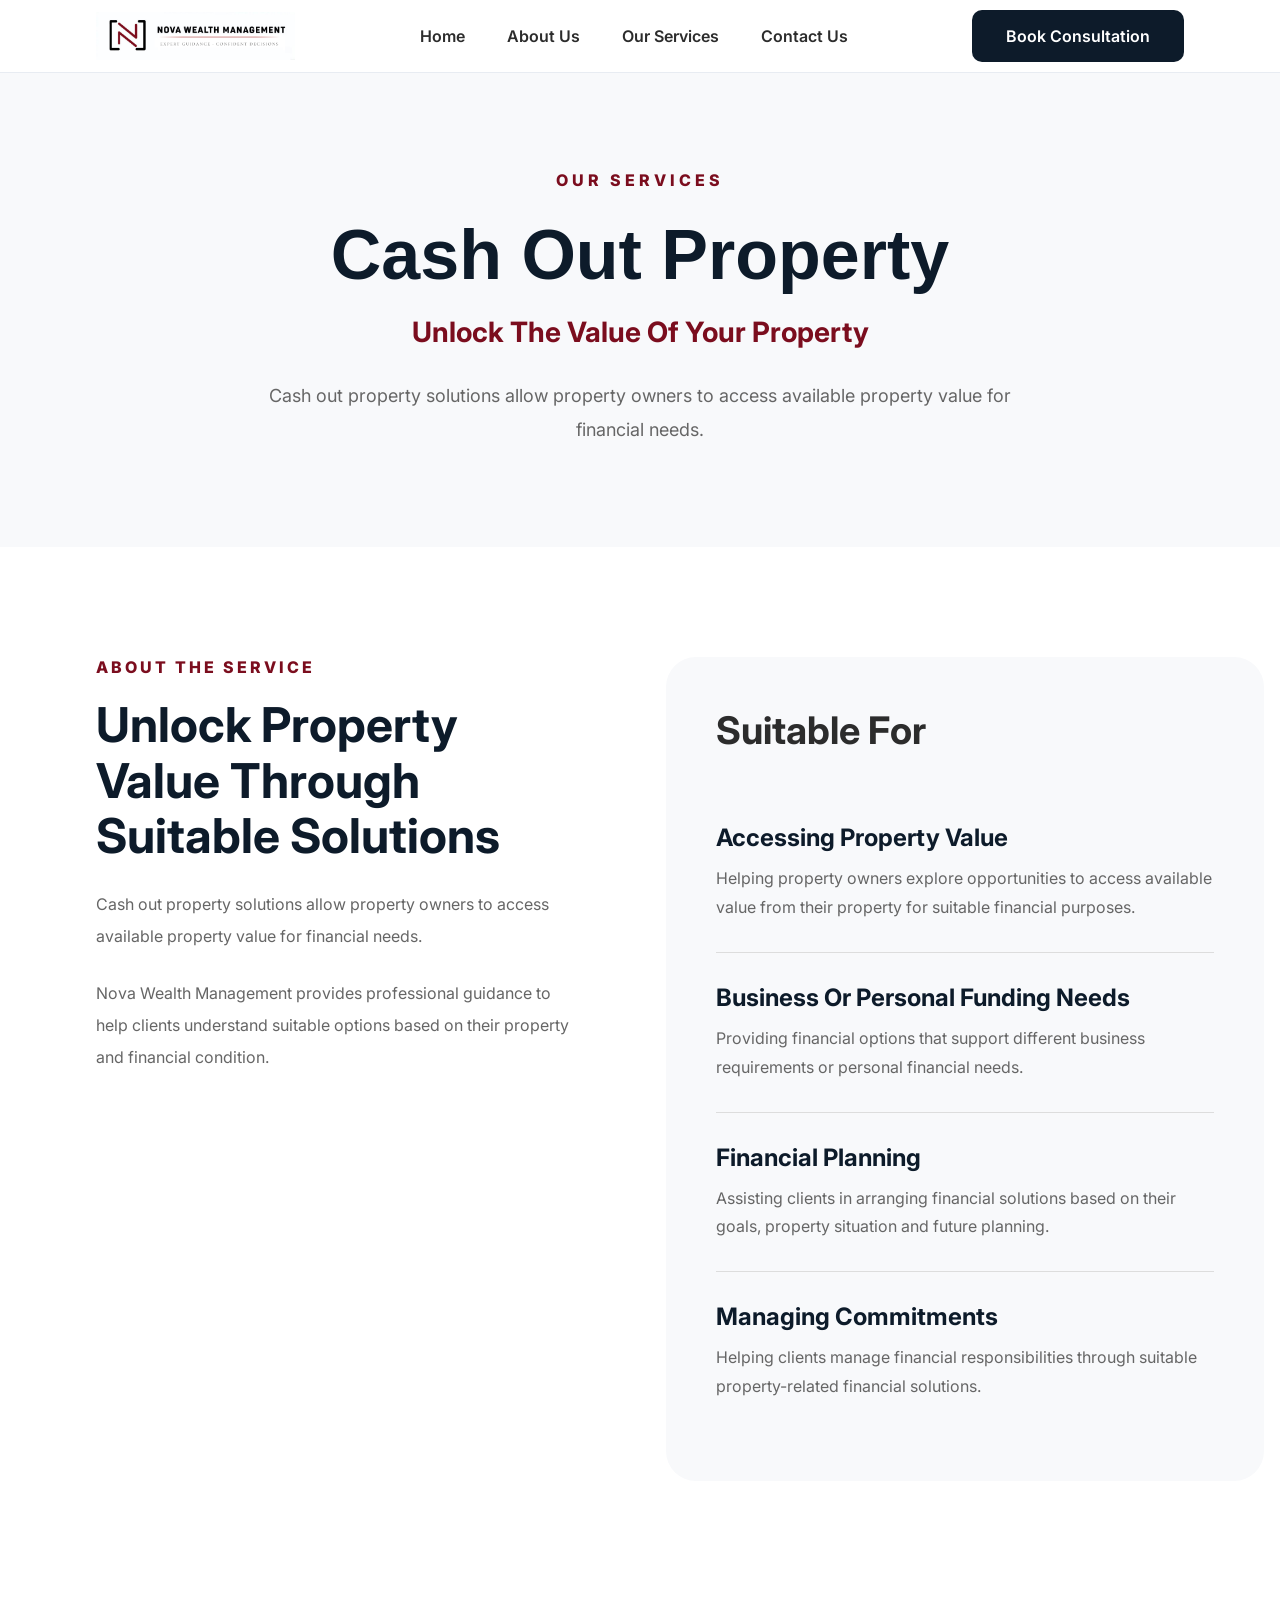
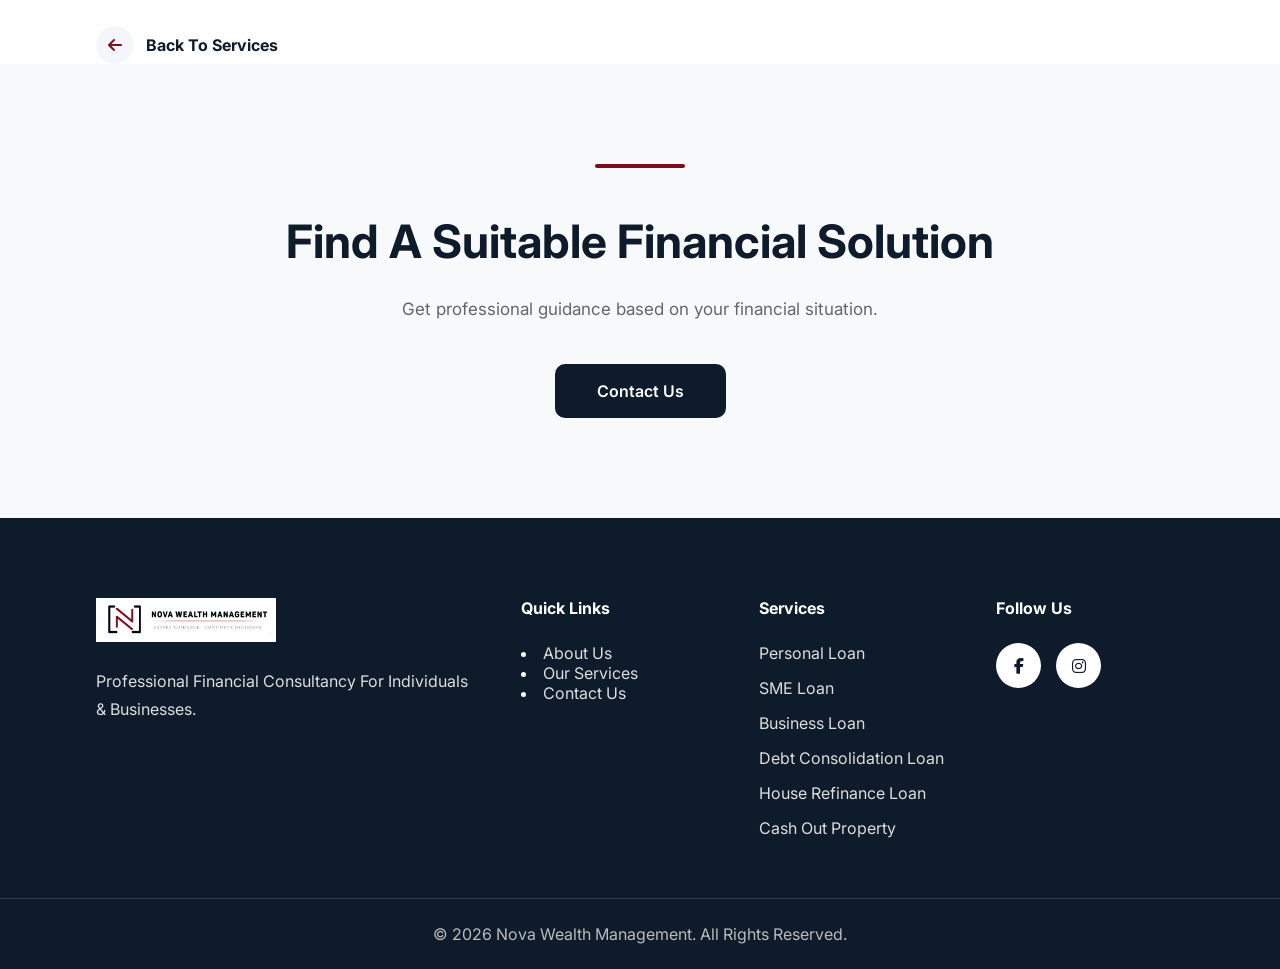
<file: cash-out-property.html>
<!DOCTYPE html>
<html lang="en">

<head>
	<link
		rel="stylesheet"
		href="https://cdn.jsdelivr.net/npm/swiper@11/swiper-bundle.min.css"
	/>

    <meta charset="UTF-8">

    <meta name="viewport" content="width=device-width, initial-scale=1.0">

    <title>Nova Wealth Management</title>

    <link rel="preconnect" href="https://fonts.googleapis.com">

    <link rel="preconnect" href="https://fonts.gstatic.com" crossorigin>

    <link href="https://fonts.googleapis.com/css2?family=Inter:wght@300;400;500;600;700&family=Playfair+Display:wght@500;600;700&display=swap" rel="stylesheet">

    <link rel="stylesheet" href="https://cdnjs.cloudflare.com/ajax/libs/font-awesome/6.7.2/css/all.min.css">

    <link rel="stylesheet" href="css/style.css">
	
	<link href="https://fonts.googleapis.com/css2?family=Cormorant+Garamond:wght@500;600;700&display=swap" rel="stylesheet">
	
	<link rel="icon" type="image/png" href="images/favicon.png">

</head>



<body>


<!-- ===========================================
NAVBAR
=========================================== -->

<header class="navbar">

    <div class="container nav-container">

        <a href="index.html" class="logo">

            <img src="images/logo.png" alt="Nova Wealth Management">

        </a>

        <nav>

<ul>

<li>
<a href="index.html">
Home
</a>
</li>


<li>
<a href="aboutus.html">
About Us
</a>
</li>


<li>
<a href="services.html">
Our Services
</a>
</li>


<li>
<a href="contact.html">
Contact Us
</a>
</li>

</ul>

</nav>

        <a href="contact.html" class="btn-primary">
Book Consultation
</a>

    </div>

</header>


<!-- ===========================================
SERVICE HERO
=========================================== -->

<section class="service-hero">

<div class="container">

<span>
OUR SERVICES
</span>

<h1>
Cash Out Property
</h1>

<h3>
Unlock The Value Of Your Property
</h3>

<p>
Cash out property solutions allow property owners to access
available property value for financial needs.
</p>

</div>

</section>

<!-- ===========================================
SERVICE INFORMATION
=========================================== -->

<section class="service-info">


<div class="container service-info-wrapper">


<div class="service-intro">

<span>
ABOUT THE SERVICE
</span>

<h2>
Unlock Property Value
Through Suitable Solutions
</h2>

<p>
Cash out property solutions allow property owners to access
available property value for financial needs.
</p>

<p>
Nova Wealth Management provides professional guidance to help
clients understand suitable options based on their property and
financial condition.
</p>

</div>

<div class="service-highlight">

<h2>
Suitable For
</h2>


<div class="highlight-item">

<h3>
Accessing Property Value
</h3>

<p>
Helping property owners explore opportunities to access available
value from their property for suitable financial purposes.
</p>

</div>




<div class="highlight-item">

<h3>
Business Or Personal Funding Needs
</h3>

<p>
Providing financial options that support different business
requirements or personal financial needs.
</p>

</div>




<div class="highlight-item">

<h3>
Financial Planning
</h3>

<p>
Assisting clients in arranging financial solutions based on
their goals, property situation and future planning.
</p>

</div>




<div class="highlight-item">

<h3>
Managing Commitments
</h3>

<p>
Helping clients manage financial responsibilities through
suitable property-related financial solutions.
</p>

</div>


</div>


</div>


</section>


<!-- ===========================================
BACK BUTTON
=========================================== -->

<div class="back-service">

<div class="container">

<a href="services.html">

<i class="fa-solid fa-arrow-left"></i>

Back To Services

</a>

</div>

</div>





<!-- ===========================================
CTA
=========================================== -->

<section class="service-cta">

<div class="container">

<h2>
Find A Suitable Financial Solution
</h2>


<p>
Get professional guidance based on your financial situation.
</p>


<a href="contact.html" class="btn-primary">

Contact Us

</a>

</div>

</section>


<!-- ===========================================
FOOTER
=========================================== -->

<footer>

    <div class="container footer-wrapper">

        <div class="footer-logo">

            <img src="images/logo.png" alt="Nova Wealth">

            <p>

                Professional Financial Consultancy
                For Individuals & Businesses.

            </p>

        </div>

        <div class="footer-links">

            <h4>Quick Links</h4>

            <li>
				<a href="aboutus.html">About Us</a>
			</li>

			<li>
				<a href="services.html">Our Services</a>
			</li>

			<li>
				<a href="contact.html">Contact Us</a>
			</li>

        </div>

        <div class="footer-links">

            <h4>Services</h4>

            <ul>

                <li><a href="personal-loan.html">Personal Loan</a></li>

				<li><a href="sme-loan.html">SME Loan</a></li>

				<li><a href="business-loan.html">Business Loan</a></li>

				<li><a href="debt-consolidation.html">Debt Consolidation Loan</a></li>

				<li><a href="house-refinance.html">House Refinance Loan</a></li>

				<li><a href="cash-out-property.html">Cash Out Property</a></li>

            </ul>

        </div>

        <div class="footer-links">

            <h4>Follow Us</h4>

            <div class="social-links">

				<a href="https://www.facebook.com/p/Nova-Wealth-Management-61563498863387/"
					target="_blank">

					<i class="fa-brands fa-facebook-f"></i>

				</a>


				<a href="https://www.instagram.com/novawealthmanagement/"
				    target = "_blank">

					<i class="fa-brands fa-instagram"></i>

				</a>

</div>

        </div>

    </div>

    <div class="copyright">

        <p>

            © 2026 Nova Wealth Management. All Rights Reserved.

        </p>

    </div>

</footer>

<script src="https://cdn.jsdelivr.net/npm/swiper@11/swiper-bundle.min.js"></script>

<script src="js/script.js"></script>


</body>

</html>
</file>
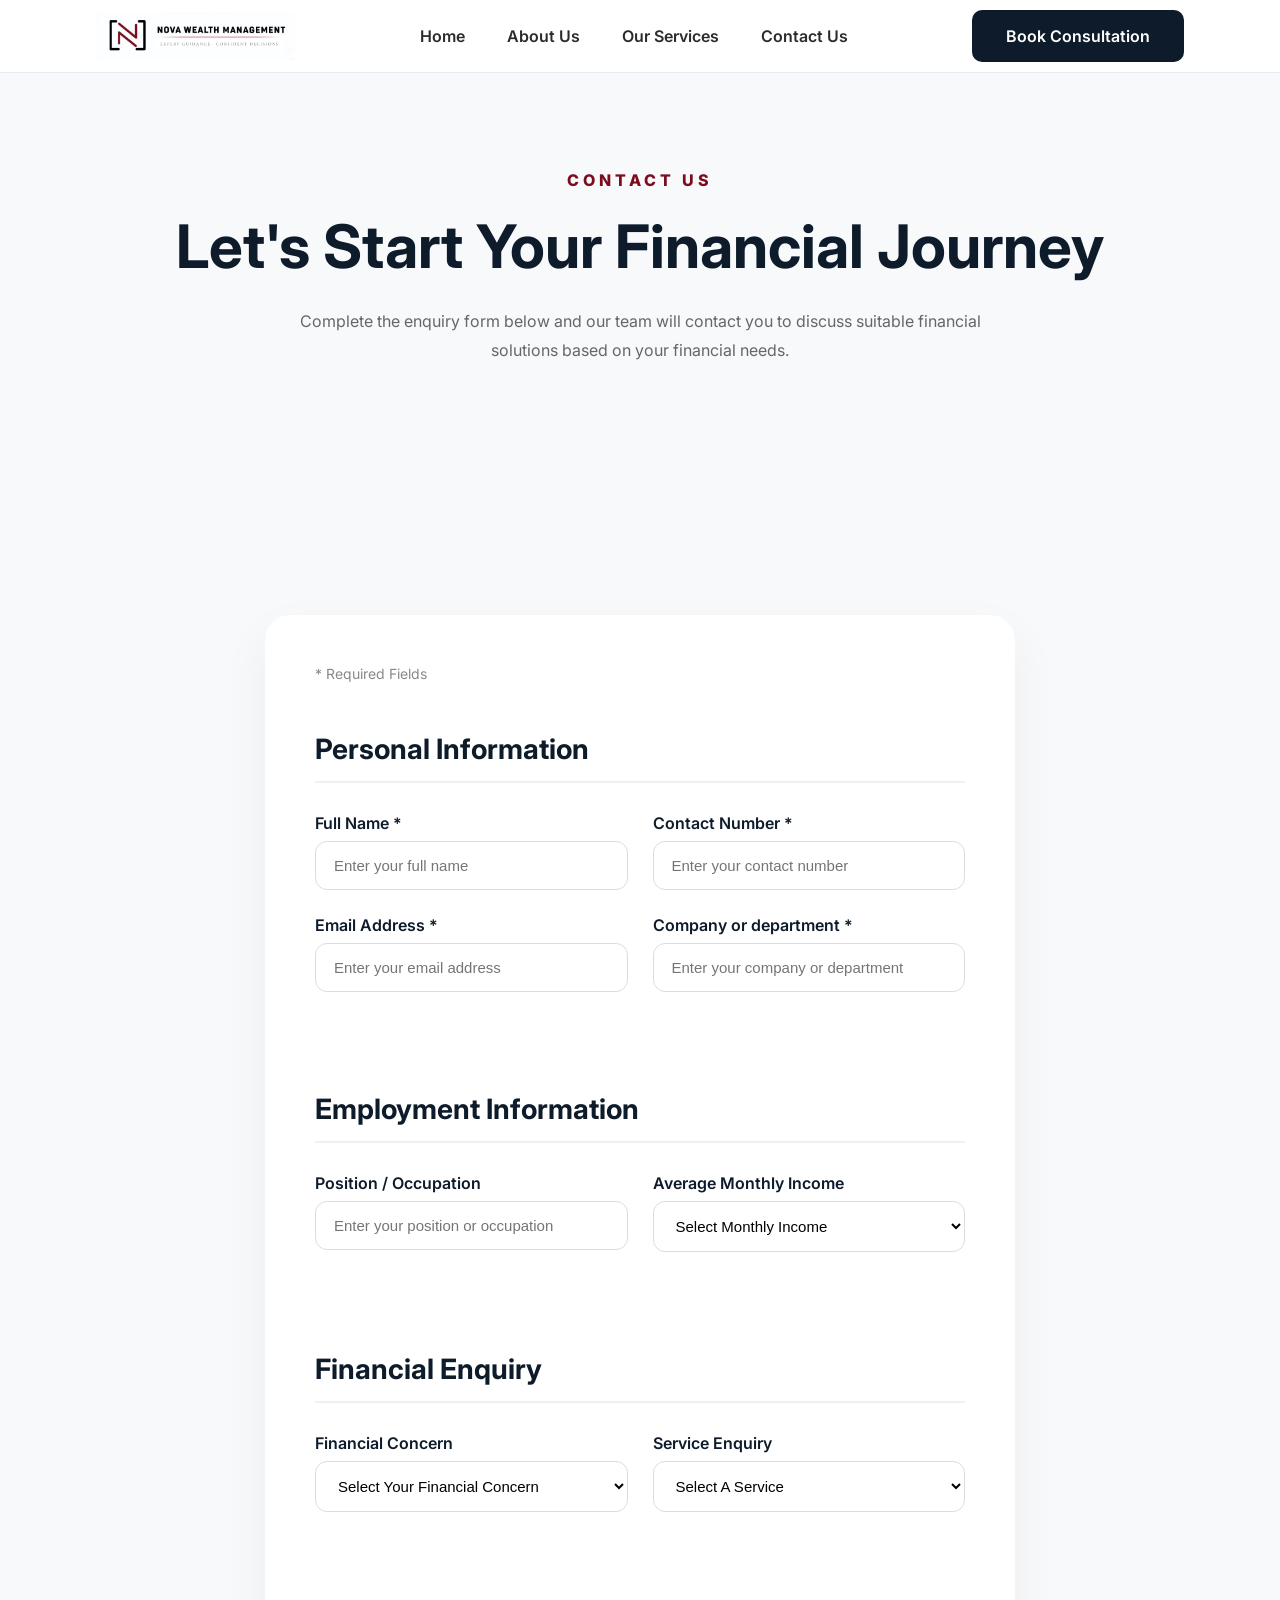
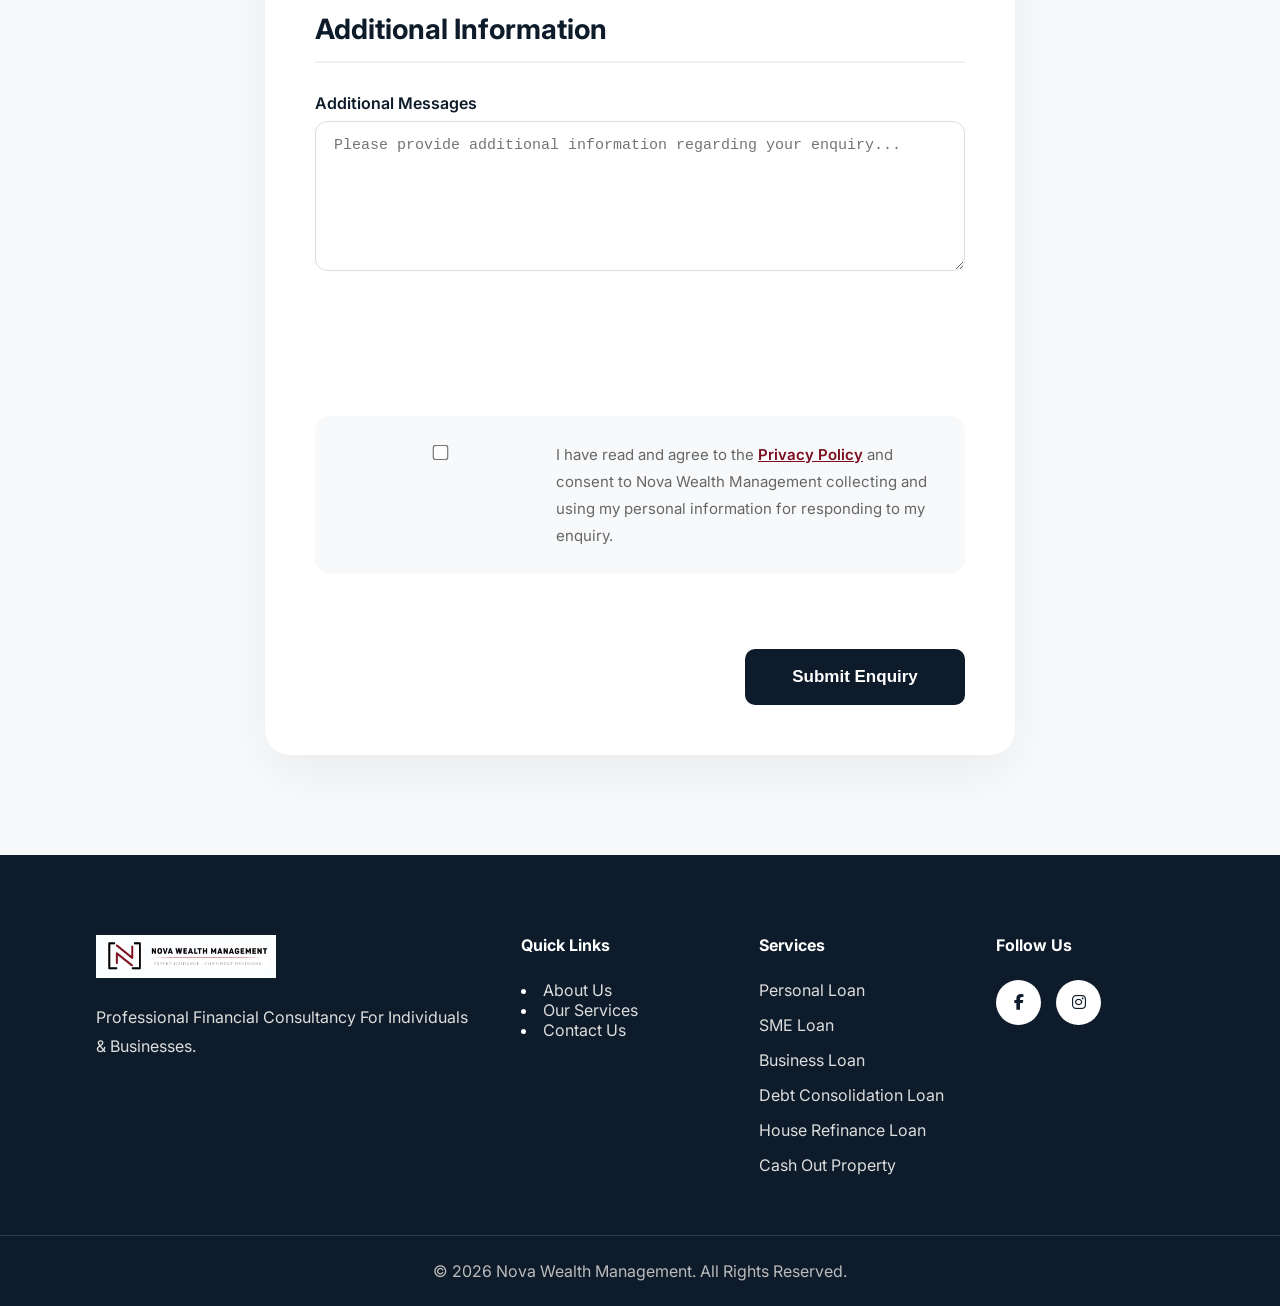
<file: contact.html>
<!DOCTYPE html>
<html lang="en">

<head>
	<link
		rel="stylesheet"
		href="https://cdn.jsdelivr.net/npm/swiper@11/swiper-bundle.min.css"
	/>

    <meta charset="UTF-8">

    <meta name="viewport" content="width=device-width, initial-scale=1.0">

    <title>Nova Wealth Management</title>

    <link rel="preconnect" href="https://fonts.googleapis.com">

    <link rel="preconnect" href="https://fonts.gstatic.com" crossorigin>

    <link href="https://fonts.googleapis.com/css2?family=Inter:wght@300;400;500;600;700&family=Playfair+Display:wght@500;600;700&display=swap" rel="stylesheet">

    <link rel="stylesheet" href="https://cdnjs.cloudflare.com/ajax/libs/font-awesome/6.7.2/css/all.min.css">

    <link rel="stylesheet" href="css/style.css">
	
	<link href="https://fonts.googleapis.com/css2?family=Cormorant+Garamond:wght@500;600;700&display=swap" rel="stylesheet">
	
	<link rel="icon" type="image/png" href="images/favicon.png">

</head>



<body>


<!-- ===========================================
NAVBAR
=========================================== -->

<header class="navbar">

    <div class="container nav-container">

        <a href="index.html" class="logo">

            <img src="images/logo.png" alt="Nova Wealth Management">

        </a>

        <nav>

<ul>

<li>
<a href="index.html">
Home
</a>
</li>


<li>
<a href="aboutus.html">
About Us
</a>
</li>


<li>
<a href="services.html">
Our Services
</a>
</li>


<li>
<a href="contact.html">
Contact Us
</a>
</li>

</ul>

</nav>

        <a href="contact.html" class="btn-primary">
Book Consultation
</a>

    </div>

</header>
<!-- ===========================================
CONTACT HERO
=========================================== -->

<section class="contact-hero">

<div class="container">

<span>
CONTACT US
</span>

<h1>
Let's Start Your
Financial Journey
</h1>

<p>
Complete the enquiry form below and our team will contact you
to discuss suitable financial solutions based on your financial needs.
</p>

</div>

</section>



<!-- ===========================================
CONTACT FORM
=========================================== -->

<section class="contact-form-section">

<div class="container">

<form class="contact-form" id="contactForm">


<p class="required-note">
* Required Fields
</p>

<!-- ===========================================
PERSONAL INFORMATION
=========================================== -->

<div class="form-section">

<h2>Personal Information</h2>

<div class="form-row">

    <div class="form-group">
        <label>Full Name *</label>
        <input type="text"
       name="name"
       placeholder="Enter your full name"
       required>
    </div>

    <div class="form-group">
        <label>Contact Number *</label>
        <input type="tel"
       name="phone"
       placeholder="Enter your contact number"
       required>
    </div>

</div>

<div class="form-row">

    <div class="form-group">
        <label>Email Address *</label>
        <input type="email"
       name="email"
       placeholder="Enter your email address"
       required>
    </div>

    <div class="form-group">
		<label>Company or department *</label>
        <input type="text"
       name="company"
       placeholder="Enter your company or department">
       
    </div>

</div>

</div>


<!-- ===========================================
EMPLOYMENT INFORMATION
=========================================== -->

<div class="form-section">

<h2>Employment Information</h2>

<div class="form-row">

    <div class="form-group">
        <label>Position / Occupation</label>
        <input type="text"
       name="position"
       placeholder="Enter your position or occupation">
    </div>

    <div class="form-group">
        <label>Average Monthly Income</label>

        <select name="income">

            <option selected disabled>Select Monthly Income</option>

            <option>Below RM2,000</option>
            <option>RM2,001 – RM4,000</option>
            <option>RM4,001 – RM6,000</option>
            <option>RM6,001 – RM8,000</option>
            <option>Above RM8,000</option>

        </select>

    </div>

</div>

</div>


<!-- ===========================================
FINANCIAL ENQUIRY
=========================================== -->

<div class="form-section">

<h2>Financial Enquiry</h2>

<div class="form-row">

    <div class="form-group">

        <label>Financial Concern</label>

        <select name="concern">

            <option selected disabled>Select Your Financial Concern</option>

            <option>Personal Financing</option>
            <option>Business Financing</option>
            <option>Debt Management</option>
            <option>Property Financing</option>
            <option>Cash Flow Improvement</option>
            <option>Others</option>

        </select>

    </div>

    <div class="form-group">

        <label>Service Enquiry</label>

        <select name="service">

            <option selected disabled>Select A Service</option>

            <option>Personal Loan</option>
            <option>SME Loan</option>
            <option>Business Loan</option>
            <option>Debt Consolidation Loan</option>
            <option>House Refinance Loan</option>
            <option>Cash Out Property</option>

        </select>

    </div>

</div>

</div>


<!-- ===========================================
ADDITIONAL INFORMATION
=========================================== -->

<div class="form-section">

<h2>Additional Information</h2>

<div class="form-group">

    <label>Additional Messages</label>

    <textarea
	name="message"
	rows="6"
	placeholder="Please provide additional information regarding your enquiry..."></textarea>

</div>

</div>


<!-- ===========================================
PRIVACY
=========================================== -->

<div class="privacy-box">

<label class="checkbox">

    <input type="checkbox" required>

    <span>
    I have read and agree to the
    <a href="#" class="policy-link">Privacy Policy</a>
    and consent to Nova Wealth Management collecting and using my personal information for responding to my enquiry.
</span>

</label>

</div>


<!-- ===========================================
BUTTON
=========================================== -->

<div class="submit-area">

<button type="submit" class="btn-primary">

Submit Enquiry

</button>

</div>

	</form> 


<div class="policy-modal" id="policyModal">

    <div class="policy-content">

        <span class="close-policy">&times;</span>

        <h2>Privacy Policy</h2>

        <p>
            Nova Wealth Management respects your privacy and is committed to protecting your personal information.
        </p>

        <h3>Information We Collect</h3>

        <p>
            We may collect your name, contact number, email address, company details and any information you provide through this enquiry form.
        </p>

        <h3>How We Use Your Information</h3>

        <p>
            Your information is used solely to respond to your enquiry, provide our financial consultation services and improve our customer support.
        </p>

        <h3>Data Protection</h3>

        <p>
            Your personal information will be kept confidential and will not be disclosed to third parties without your consent unless required by law.
        </p>

    </div>


</div>
</section>
<!-- ===========================================
FOOTER
=========================================== -->

<footer>

    <div class="container footer-wrapper">

        <div class="footer-logo">

            <img src="images/logo.png" alt="Nova Wealth">

            <p>

                Professional Financial Consultancy
                For Individuals & Businesses.

            </p>

        </div>

        <div class="footer-links">

            <h4>Quick Links</h4>

            <li>
				<a href="aboutus.html">About Us</a>
			</li>

			<li>
				<a href="services.html">Our Services</a>
			</li>

			<li>
				<a href="contact.html">Contact Us</a>
			</li>

        </div>

        <div class="footer-links">

            <h4>Services</h4>

            <ul>

                <li><a href="personal-loan.html">Personal Loan</a></li>

				<li><a href="sme-loan.html">SME Loan</a></li>

				<li><a href="business-loan.html">Business Loan</a></li>

				<li><a href="debt-consolidation.html">Debt Consolidation Loan</a></li>

				<li><a href="house-refinance.html">House Refinance Loan</a></li>

				<li><a href="cash-out-property.html">Cash Out Property</a></li>

            </ul>

        </div>

        <div class="footer-links">

            <h4>Follow Us</h4>

            <div class="social-links">

				<a href="https://www.facebook.com/p/Nova-Wealth-Management-61563498863387/"
					target="_blank">

					<i class="fa-brands fa-facebook-f"></i>

				</a>


				<a href="https://www.instagram.com/novawealthmanagement/"
				    target = "_blank">

					<i class="fa-brands fa-instagram"></i>

				</a>

</div>

        </div>

    </div>

    <div class="copyright">

        <p>

            © 2026 Nova Wealth Management. All Rights Reserved.

        </p>

    </div>

</footer>

<script src="https://cdn.jsdelivr.net/npm/swiper@11/swiper-bundle.min.js"></script>

<script src="js/script.js"></script>


</body>

</html>
</file>
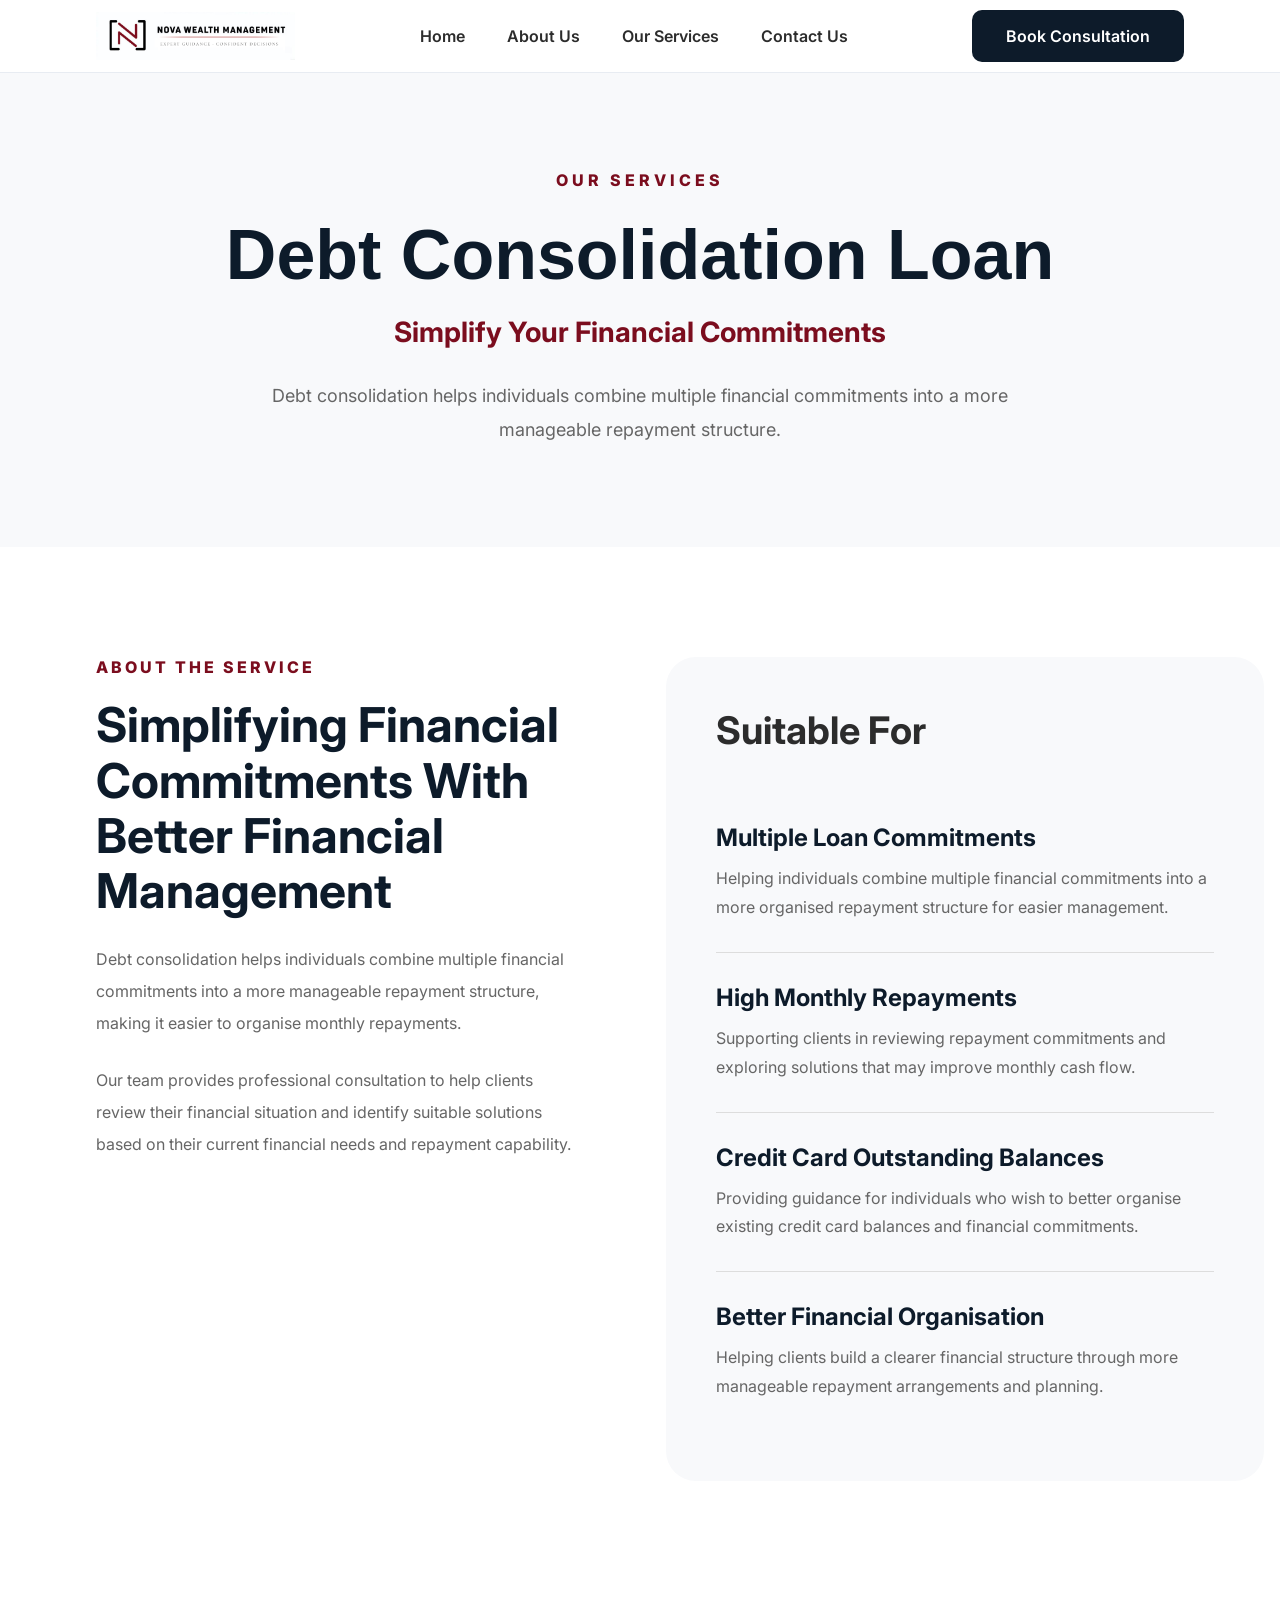
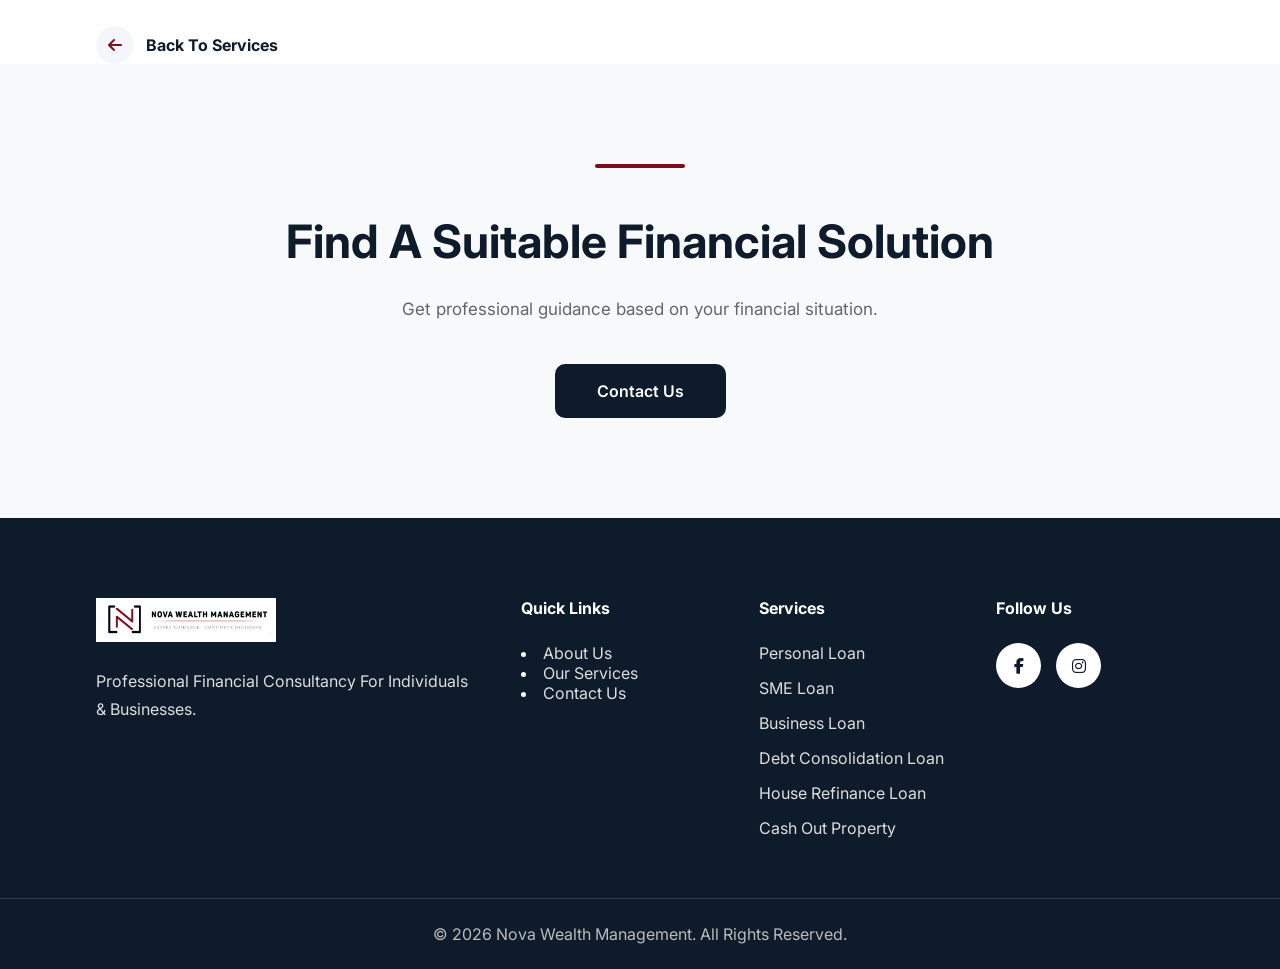
<file: debt-consolidation.html>
<!DOCTYPE html>
<html lang="en">

<head>
	<link
		rel="stylesheet"
		href="https://cdn.jsdelivr.net/npm/swiper@11/swiper-bundle.min.css"
	/>

    <meta charset="UTF-8">

    <meta name="viewport" content="width=device-width, initial-scale=1.0">

    <title>Nova Wealth Management</title>

    <link rel="preconnect" href="https://fonts.googleapis.com">

    <link rel="preconnect" href="https://fonts.gstatic.com" crossorigin>

    <link href="https://fonts.googleapis.com/css2?family=Inter:wght@300;400;500;600;700&family=Playfair+Display:wght@500;600;700&display=swap" rel="stylesheet">

    <link rel="stylesheet" href="https://cdnjs.cloudflare.com/ajax/libs/font-awesome/6.7.2/css/all.min.css">

    <link rel="stylesheet" href="css/style.css">
	
	<link href="https://fonts.googleapis.com/css2?family=Cormorant+Garamond:wght@500;600;700&display=swap" rel="stylesheet">
	
	<link rel="icon" type="image/png" href="images/favicon.png">

</head>



<body>


<!-- ===========================================
NAVBAR
=========================================== -->

<header class="navbar">

    <div class="container nav-container">

        <a href="index.html" class="logo">

            <img src="images/logo.png" alt="Nova Wealth Management">

        </a>

        <nav>

<ul>

<li>
<a href="index.html">
Home
</a>
</li>


<li>
<a href="aboutus.html">
About Us
</a>
</li>


<li>
<a href="services.html">
Our Services
</a>
</li>


<li>
<a href="contact.html">
Contact Us
</a>
</li>

</ul>

</nav>

        <a href="contact.html" class="btn-primary">
Book Consultation
</a>

    </div>

</header>


<!-- ===========================================
SERVICE HERO
=========================================== -->

<section class="service-hero">

<div class="container">

<span>
OUR SERVICES
</span>

<h1>
Debt Consolidation Loan
</h1>

<h3>
Simplify Your Financial Commitments
</h3>

<p>
Debt consolidation helps individuals combine multiple financial
commitments into a more manageable repayment structure.
</p>

</div>

</section>

<!-- ===========================================
SERVICE INFORMATION
=========================================== -->

<section class="service-info">


<div class="container service-info-wrapper">


<div class="service-intro">

<span>
ABOUT THE SERVICE
</span>

<h2>
Simplifying Financial Commitments
With Better Financial Management
</h2>

<p>
Debt consolidation helps individuals combine multiple financial
commitments into a more manageable repayment structure,
making it easier to organise monthly repayments.
</p>

<p>
Our team provides professional consultation to help clients
review their financial situation and identify suitable solutions
based on their current financial needs and repayment capability.
</p>

</div>

<div class="service-highlight">

<h2>
Suitable For
</h2>


<div class="highlight-item">

<h3>
Multiple Loan Commitments
</h3>

<p>
Helping individuals combine multiple financial commitments into
a more organised repayment structure for easier management.
</p>

</div>



<div class="highlight-item">

<h3>
High Monthly Repayments
</h3>

<p>
Supporting clients in reviewing repayment commitments and
exploring solutions that may improve monthly cash flow.
</p>

</div>



<div class="highlight-item">

<h3>
Credit Card Outstanding Balances
</h3>

<p>
Providing guidance for individuals who wish to better organise
existing credit card balances and financial commitments.
</p>

</div>



<div class="highlight-item">

<h3>
Better Financial Organisation
</h3>

<p>
Helping clients build a clearer financial structure through
more manageable repayment arrangements and planning.
</p>

</div>

</div>

</div>

</section>


<!-- ===========================================
BACK BUTTON
=========================================== -->

<div class="back-service">

<div class="container">

<a href="services.html">

<i class="fa-solid fa-arrow-left"></i>

Back To Services

</a>

</div>

</div>





<!-- ===========================================
CTA
=========================================== -->

<section class="service-cta">

<div class="container">

<h2>
Find A Suitable Financial Solution
</h2>


<p>
Get professional guidance based on your financial situation.
</p>


<a href="contact.html" class="btn-primary">

Contact Us

</a>

</div>

</section>


<!-- ===========================================
FOOTER
=========================================== -->

<footer>

    <div class="container footer-wrapper">

        <div class="footer-logo">

            <img src="images/logo.png" alt="Nova Wealth">

            <p>

                Professional Financial Consultancy
                For Individuals & Businesses.

            </p>

        </div>

        <div class="footer-links">

            <h4>Quick Links</h4>

            <li>
				<a href="aboutus.html">About Us</a>
			</li>

			<li>
				<a href="services.html">Our Services</a>
			</li>

			<li>
				<a href="contact.html">Contact Us</a>
			</li>

        </div>

        <div class="footer-links">

            <h4>Services</h4>

            <ul>

                <li><a href="personal-loan.html">Personal Loan</a></li>

				<li><a href="sme-loan.html">SME Loan</a></li>

				<li><a href="business-loan.html">Business Loan</a></li>

				<li><a href="debt-consolidation.html">Debt Consolidation Loan</a></li>

				<li><a href="house-refinance.html">House Refinance Loan</a></li>

				<li><a href="cash-out-property.html">Cash Out Property</a></li>

            </ul>

        </div>

        <div class="footer-links">

            <h4>Follow Us</h4>

            <div class="social-links">

				<a href="https://www.facebook.com/p/Nova-Wealth-Management-61563498863387/"
					target="_blank">

					<i class="fa-brands fa-facebook-f"></i>

				</a>


				<a href="https://www.instagram.com/novawealthmanagement/"
				    target = "_blank">

					<i class="fa-brands fa-instagram"></i>

				</a>

</div>

        </div>

    </div>

    <div class="copyright">

        <p>

            © 2026 Nova Wealth Management. All Rights Reserved.

        </p>

    </div>

</footer>

<script src="https://cdn.jsdelivr.net/npm/swiper@11/swiper-bundle.min.js"></script>

<script src="js/script.js"></script>


</body>

</html>
</file>
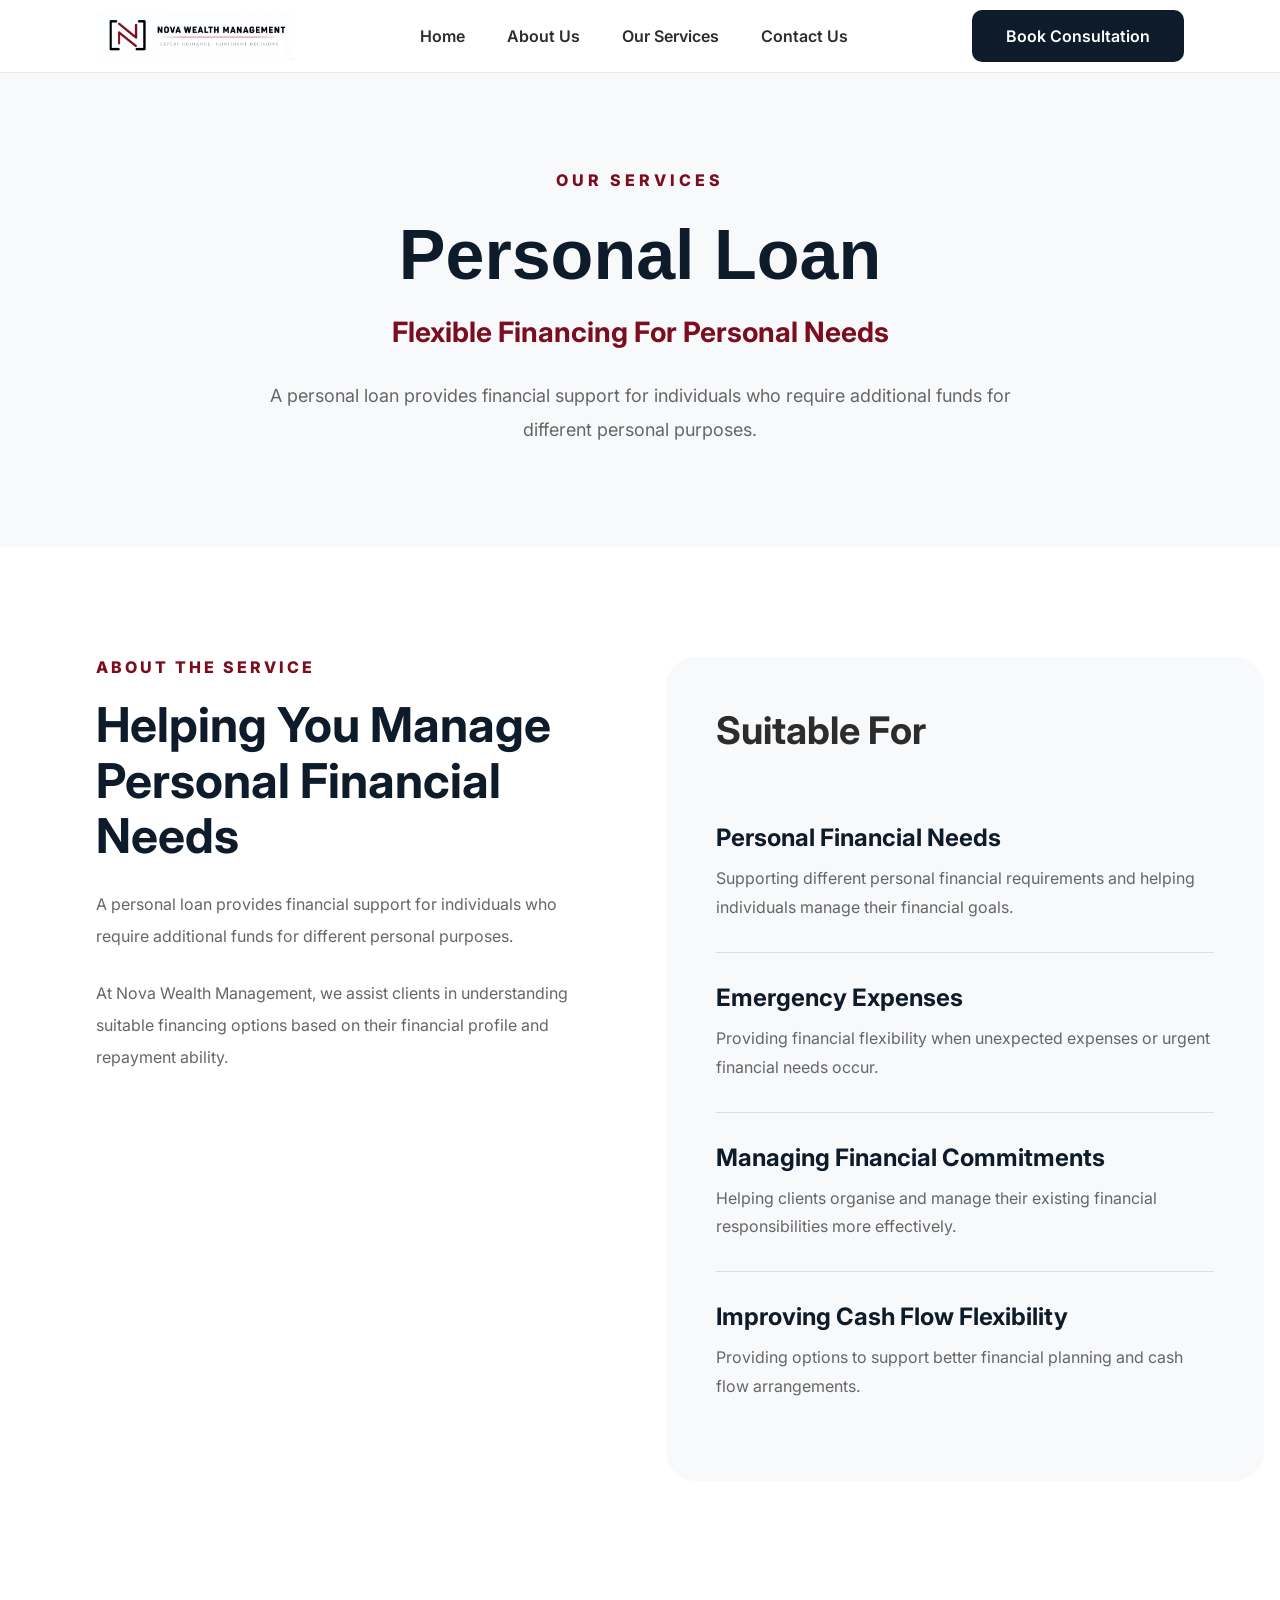
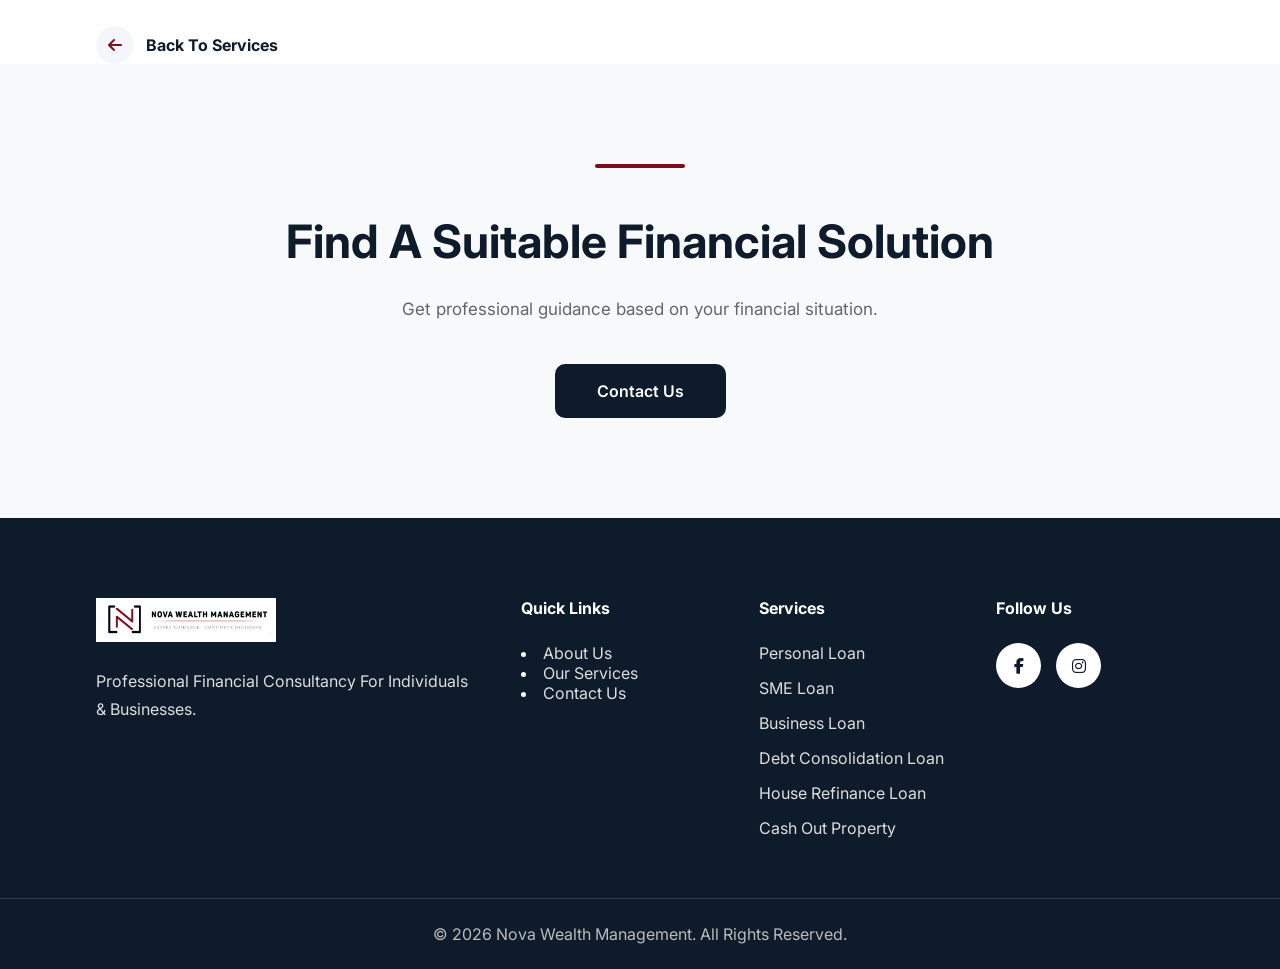
<file: personal-loan.html>
<!DOCTYPE html>
<html lang="en">

<head>
	<link
		rel="stylesheet"
		href="https://cdn.jsdelivr.net/npm/swiper@11/swiper-bundle.min.css"
	/>

    <meta charset="UTF-8">

    <meta name="viewport" content="width=device-width, initial-scale=1.0">

    <title>Nova Wealth Management</title>

    <link rel="preconnect" href="https://fonts.googleapis.com">

    <link rel="preconnect" href="https://fonts.gstatic.com" crossorigin>

    <link href="https://fonts.googleapis.com/css2?family=Inter:wght@300;400;500;600;700&family=Playfair+Display:wght@500;600;700&display=swap" rel="stylesheet">

    <link rel="stylesheet" href="https://cdnjs.cloudflare.com/ajax/libs/font-awesome/6.7.2/css/all.min.css">

    <link rel="stylesheet" href="css/style.css">
	
	<link href="https://fonts.googleapis.com/css2?family=Cormorant+Garamond:wght@500;600;700&display=swap" rel="stylesheet">
	
	<link rel="icon" type="image/png" href="images/favicon.png">

</head>



<body>


<!-- ===========================================
NAVBAR
=========================================== -->

<header class="navbar">

    <div class="container nav-container">

        <a href="index.html" class="logo">

            <img src="images/logo.png" alt="Nova Wealth Management">

        </a>

        <nav>

<ul>

<li>
<a href="index.html">
Home
</a>
</li>


<li>
<a href="aboutus.html">
About Us
</a>
</li>


<li>
<a href="services.html">
Our Services
</a>
</li>


<li>
<a href="contact.html">
Contact Us
</a>
</li>

</ul>

</nav>

        <a href="contact.html" class="btn-primary">
Book Consultation
</a>

    </div>

</header>


<!-- ===========================================
SERVICE HERO
=========================================== -->

<section class="service-hero">

<div class="container">


<span>
OUR SERVICES
</span>


<h1>
Personal Loan
</h1>


<h3>
Flexible Financing For Personal Needs
</h3>


<p>
A personal loan provides financial support for individuals
who require additional funds for different personal purposes.
</p>


</div>

</section>

<!-- ===========================================
SERVICE INFORMATION
=========================================== -->

<section class="service-info">


<div class="container service-info-wrapper">


<div class="service-intro">


<span>
ABOUT THE SERVICE
</span>


<h2>
Helping You Manage Personal
Financial Needs
</h2>


<p>
A personal loan provides financial support for individuals who
require additional funds for different personal purposes.
</p>


<p>
At Nova Wealth Management, we assist clients in understanding
suitable financing options based on their financial profile and
repayment ability.
</p>


</div>





<div class="service-highlight">


<h2>
Suitable For
</h2>



<div class="highlight-item">

<h3>
Personal Financial Needs
</h3>

<p>
Supporting different personal financial requirements and
helping individuals manage their financial goals.
</p>

</div>




<div class="highlight-item">

<h3>
Emergency Expenses
</h3>

<p>
Providing financial flexibility when unexpected expenses or
urgent financial needs occur.
</p>

</div>




<div class="highlight-item">

<h3>
Managing Financial Commitments
</h3>

<p>
Helping clients organise and manage their existing financial
responsibilities more effectively.
</p>

</div>




<div class="highlight-item">

<h3>
Improving Cash Flow Flexibility
</h3>

<p>
Providing options to support better financial planning and
cash flow arrangements.
</p>

</div>


</div>


</div>


</section>


<!-- ===========================================
BACK BUTTON
=========================================== -->

<div class="back-service">

<div class="container">

<a href="services.html">

<i class="fa-solid fa-arrow-left"></i>

Back To Services

</a>

</div>

</div>





<!-- ===========================================
CTA
=========================================== -->

<section class="service-cta">

<div class="container">

<h2>
Find A Suitable Financial Solution
</h2>


<p>
Get professional guidance based on your financial situation.
</p>


<a href="contact.html" class="btn-primary">

Contact Us

</a>

</div>

</section>


<!-- ===========================================
FOOTER
=========================================== -->

<footer>

    <div class="container footer-wrapper">

        <div class="footer-logo">

            <img src="images/logo.png" alt="Nova Wealth">

            <p>

                Professional Financial Consultancy
                For Individuals & Businesses.

            </p>

        </div>

        <div class="footer-links">

            <h4>Quick Links</h4>

            <li>
				<a href="aboutus.html">About Us</a>
			</li>

			<li>
				<a href="services.html">Our Services</a>
			</li>

			<li>
				<a href="contact.html">Contact Us</a>
			</li>

        </div>

        <div class="footer-links">

            <h4>Services</h4>

            <ul>

                <li><a href="personal-loan.html">Personal Loan</a></li>

				<li><a href="sme-loan.html">SME Loan</a></li>

				<li><a href="business-loan.html">Business Loan</a></li>

				<li><a href="debt-consolidation.html">Debt Consolidation Loan</a></li>

				<li><a href="house-refinance.html">House Refinance Loan</a></li>

				<li><a href="cash-out-property.html">Cash Out Property</a></li>

            </ul>

        </div>

        <div class="footer-links">

            <h4>Follow Us</h4>

            <div class="social-links">

				<a href="https://www.facebook.com/p/Nova-Wealth-Management-61563498863387/"
					target="_blank">

					<i class="fa-brands fa-facebook-f"></i>

				</a>


				<a href="https://www.instagram.com/novawealthmanagement/"
				    target = "_blank">

					<i class="fa-brands fa-instagram"></i>

				</a>

</div>

        </div>

    </div>

    <div class="copyright">

        <p>

            © 2026 Nova Wealth Management. All Rights Reserved.

        </p>

    </div>

</footer>

<script src="https://cdn.jsdelivr.net/npm/swiper@11/swiper-bundle.min.js"></script>

<script src="js/script.js"></script>


</body>

</html>
</file>
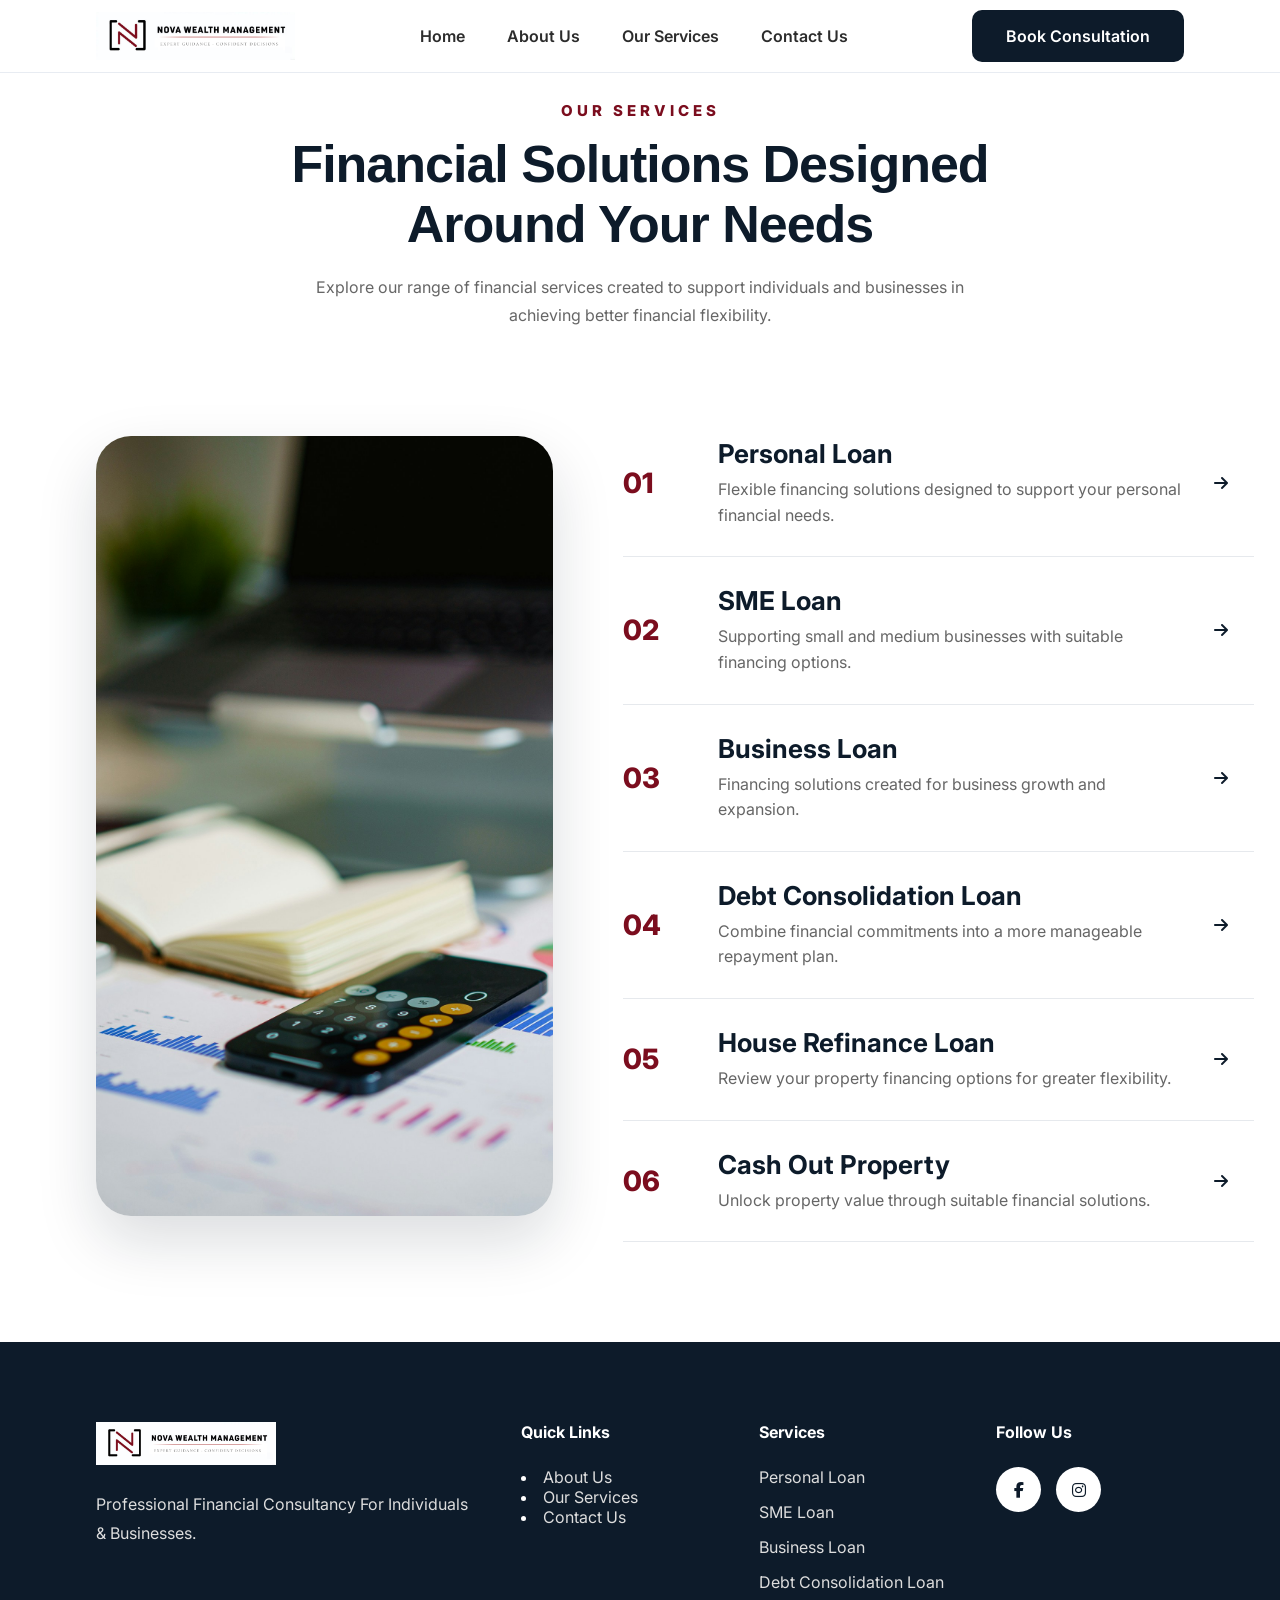
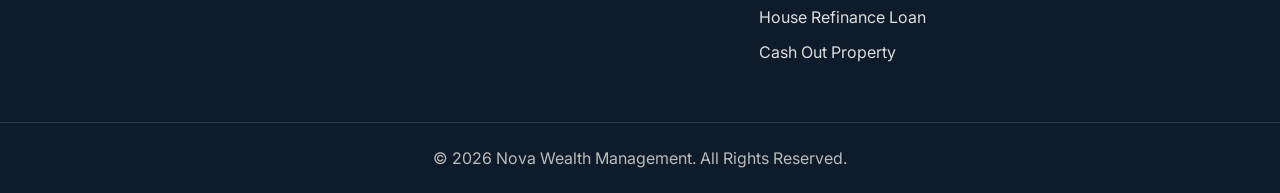
<file: services.html>
<!DOCTYPE html>
<html lang="en">

<head>
	<link
		rel="stylesheet"
		href="https://cdn.jsdelivr.net/npm/swiper@11/swiper-bundle.min.css"
	/>

    <meta charset="UTF-8">

    <meta name="viewport" content="width=device-width, initial-scale=1.0">

    <title>Nova Wealth Management</title>

    <link rel="preconnect" href="https://fonts.googleapis.com">

    <link rel="preconnect" href="https://fonts.gstatic.com" crossorigin>

    <link href="https://fonts.googleapis.com/css2?family=Inter:wght@300;400;500;600;700&family=Playfair+Display:wght@500;600;700&display=swap" rel="stylesheet">

    <link rel="stylesheet" href="https://cdnjs.cloudflare.com/ajax/libs/font-awesome/6.7.2/css/all.min.css">

    <link rel="stylesheet" href="css/style.css">
	
	<link href="https://fonts.googleapis.com/css2?family=Cormorant+Garamond:wght@500;600;700&display=swap" rel="stylesheet">
	
	<link rel="icon" type="image/png" href="images/favicon.png">

</head>



<body>


<!-- ===========================================
NAVBAR
=========================================== -->

<header class="navbar">

    <div class="container nav-container">

        <a href="index.html" class="logo">

            <img src="images/logo.png" alt="Nova Wealth Management">

        </a>

        <nav>

<ul>

<li>
<a href="index.html">
Home
</a>
</li>


<li>
<a href="aboutus.html">
About Us
</a>
</li>


<li>
<a href="services.html">
Our Services
</a>
</li>


<li>
<a href="contact.html">
Contact Us
</a>
</li>

</ul>

</nav>

        <a href="contact.html" class="btn-primary">
Book Consultation
</a>

    </div>

</header>

<!-- ===========================================
SERVICES HERO
=========================================== -->

<section class="service-page">

<div class="container">


<div class="section-heading">

    <span>OUR SERVICES</span>

    <h2>
        Financial Solutions Designed
        <br>
        Around Your Needs
    </h2>

    <p>
        Explore our range of financial services created to support
        individuals and businesses in achieving better financial flexibility.
    </p>

</div>
<div class="service-showcase">


<div class="service-image">

<img src="images/services.jpg">

</div>


<div class="service-list">


<a href="personal-loan.html" class="service-item">

<span>01</span>

<div>
<h3>Personal Loan</h3>

<p>
Flexible financing solutions designed to support your personal financial needs.
</p>
</div>

<i class="fa-solid fa-arrow-right"></i>

</a>


<a href="sme-loan.html" class="service-item">

<span>02</span>

<div>
<h3>SME Loan</h3>

<p>
Supporting small and medium businesses with suitable financing options.
</p>
</div>

<i class="fa-solid fa-arrow-right"></i>

</a>


<a href="business-loan.html" class="service-item">

<span>03</span>

<div>
<h3>Business Loan</h3>

<p>
Financing solutions created for business growth and expansion.
</p>
</div>

<i class="fa-solid fa-arrow-right"></i>

</a>


<a href="debt-consolidation.html" class="service-item">

<span>04</span>

<div>
<h3>Debt Consolidation Loan</h3>

<p>
Combine financial commitments into a more manageable repayment plan.
</p>
</div>

<i class="fa-solid fa-arrow-right"></i>

</a>


<a href="house-refinance.html" class="service-item">

<span>05</span>

<div>
<h3>House Refinance Loan</h3>

<p>
Review your property financing options for greater flexibility.
</p>
</div>

<i class="fa-solid fa-arrow-right"></i>

</a>


<a href="cash-out-property.html" class="service-item">

<span>06</span>

<div>
<h3>Cash Out Property</h3>

<p>
Unlock property value through suitable financial solutions.
</p>
</div>

<i class="fa-solid fa-arrow-right"></i>

</a>


</div>


</div>


</div>

</section>


<!-- ===========================================
FOOTER
=========================================== -->

<footer>

    <div class="container footer-wrapper">

        <div class="footer-logo">

            <img src="images/logo.png" alt="Nova Wealth">

            <p>

                Professional Financial Consultancy
                For Individuals & Businesses.

            </p>

        </div>

        <div class="footer-links">

            <h4>Quick Links</h4>

            <li>
				<a href="aboutus.html">About Us</a>
			</li>

			<li>
				<a href="services.html">Our Services</a>
			</li>

			<li>
				<a href="contact.html">Contact Us</a>
			</li>

        </div>

        <div class="footer-links">

            <h4>Services</h4>

            <ul>

                <li><a href="personal-loan.html">Personal Loan</a></li>

				<li><a href="sme-loan.html">SME Loan</a></li>

				<li><a href="business-loan.html">Business Loan</a></li>

				<li><a href="debt-consolidation.html">Debt Consolidation Loan</a></li>

				<li><a href="house-refinance.html">House Refinance Loan</a></li>

				<li><a href="cash-out-property.html">Cash Out Property</a></li>

            </ul>

        </div>

        <div class="footer-links">

            <h4>Follow Us</h4>

            <div class="social-links">

				<a href="https://www.facebook.com/p/Nova-Wealth-Management-61563498863387/"
					target="_blank">

					<i class="fa-brands fa-facebook-f"></i>

				</a>


				<a href="https://www.instagram.com/novawealthmanagement/"
				    target = "_blank">

					<i class="fa-brands fa-instagram"></i>

				</a>

</div>

        </div>

    </div>

    <div class="copyright">

        <p>

            © 2026 Nova Wealth Management. All Rights Reserved.

        </p>

    </div>

</footer>

<script src="https://cdn.jsdelivr.net/npm/swiper@11/swiper-bundle.min.js"></script>

<script src="js/script.js"></script>


</body>

</html>
</file>
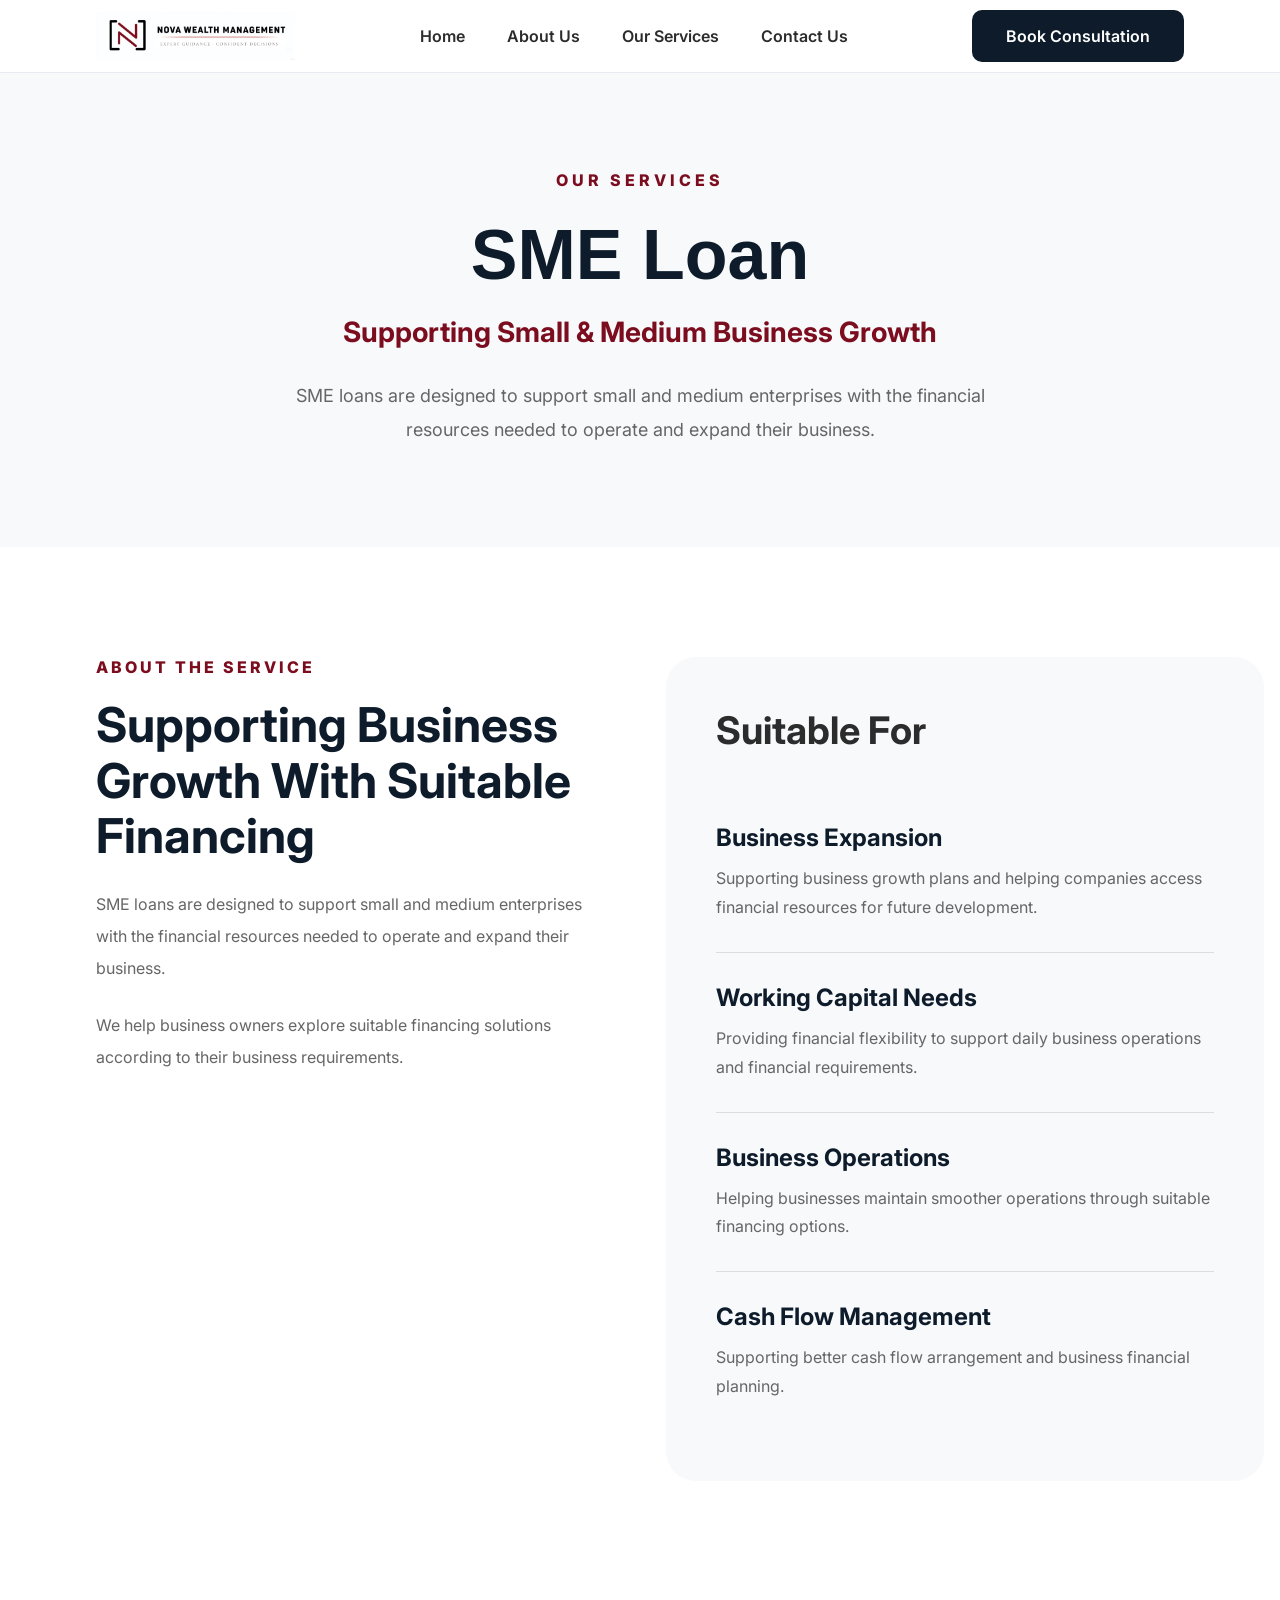
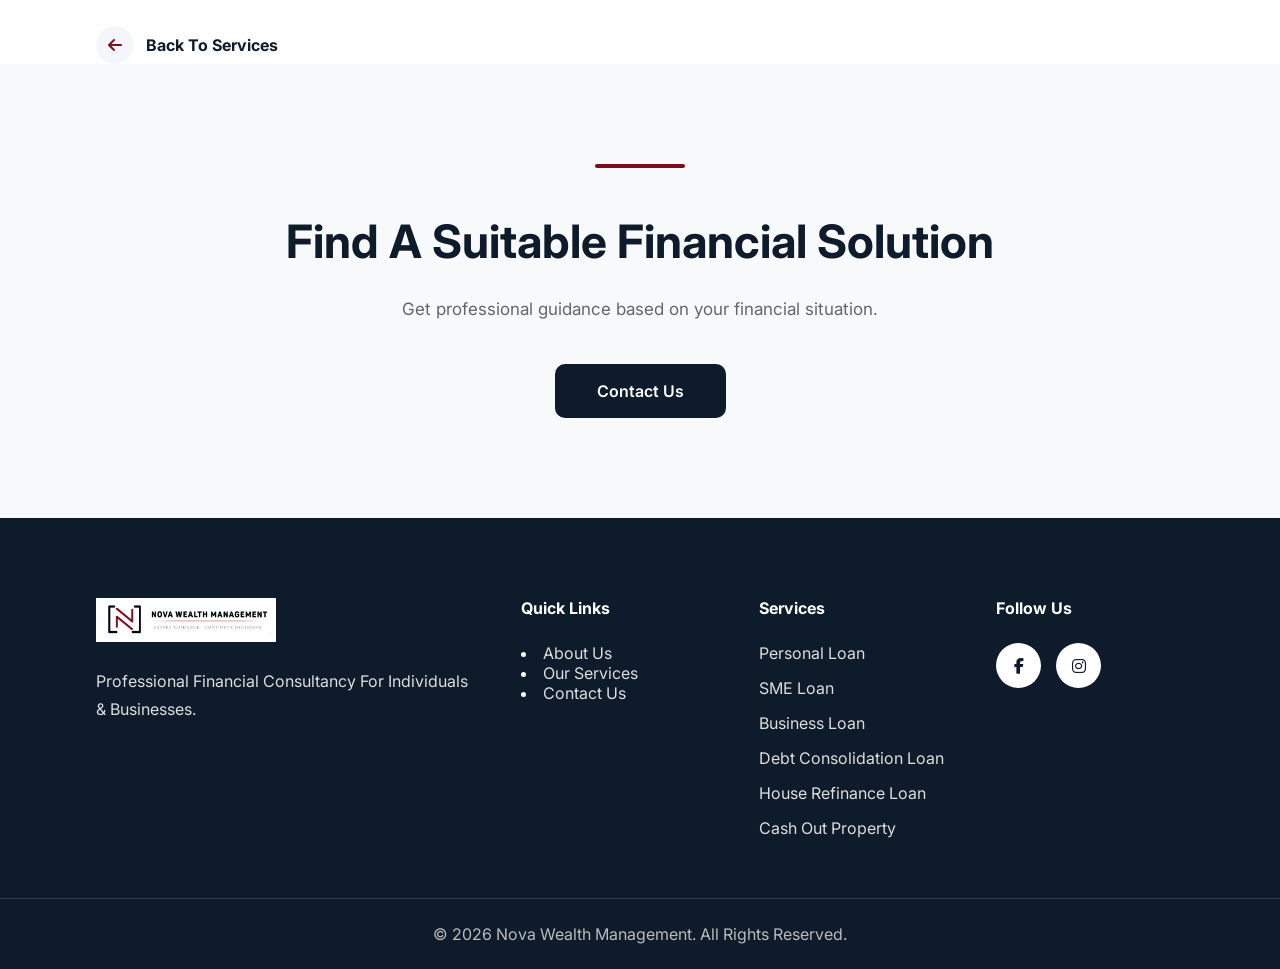
<file: sme-loan.html>
<!DOCTYPE html>
<html lang="en">

<head>
	<link
		rel="stylesheet"
		href="https://cdn.jsdelivr.net/npm/swiper@11/swiper-bundle.min.css"
	/>

    <meta charset="UTF-8">

    <meta name="viewport" content="width=device-width, initial-scale=1.0">

    <title>Nova Wealth Management</title>

    <link rel="preconnect" href="https://fonts.googleapis.com">

    <link rel="preconnect" href="https://fonts.gstatic.com" crossorigin>

    <link href="https://fonts.googleapis.com/css2?family=Inter:wght@300;400;500;600;700&family=Playfair+Display:wght@500;600;700&display=swap" rel="stylesheet">

    <link rel="stylesheet" href="https://cdnjs.cloudflare.com/ajax/libs/font-awesome/6.7.2/css/all.min.css">

    <link rel="stylesheet" href="css/style.css">
	
	<link href="https://fonts.googleapis.com/css2?family=Cormorant+Garamond:wght@500;600;700&display=swap" rel="stylesheet">
	
	<link rel="icon" type="image/png" href="images/favicon.png">

</head>



<body>


<!-- ===========================================
NAVBAR
=========================================== -->

<header class="navbar">

    <div class="container nav-container">

        <a href="index.html" class="logo">

            <img src="images/logo.png" alt="Nova Wealth Management">

        </a>

        <nav>

<ul>

<li>
<a href="index.html">
Home
</a>
</li>


<li>
<a href="aboutus.html">
About Us
</a>
</li>


<li>
<a href="services.html">
Our Services
</a>
</li>


<li>
<a href="contact.html">
Contact Us
</a>
</li>

</ul>

</nav>

        <a href="contact.html" class="btn-primary">
Book Consultation
</a>

    </div>

</header>


<!-- ===========================================
SERVICE HERO
=========================================== -->

<section class="service-hero">

<div class="container">


<span>
OUR SERVICES
</span>


<h1>
SME Loan
</h1>


<h3>
Supporting Small & Medium Business Growth
</h3>


<p>
SME loans are designed to support small and medium enterprises
with the financial resources needed to operate and expand their business.
</p>

</div>

</section>

<!-- ===========================================
SERVICE INFORMATION
=========================================== -->

<section class="service-info">


<div class="container service-info-wrapper">


<div class="service-intro">


<span>
ABOUT THE SERVICE
</span>


<h2>
Supporting Business Growth
With Suitable Financing
</h2>


<p>
SME loans are designed to support small and medium enterprises
with the financial resources needed to operate and expand their business.
</p>


<p>
We help business owners explore suitable financing solutions
according to their business requirements.
</p>


</div>

<div class="service-highlight">


<h2>
Suitable For
</h2>

<div class="highlight-item">

<h3>
Business Expansion
</h3>

<p>
Supporting business growth plans and helping companies
access financial resources for future development.
</p>

</div>


<div class="highlight-item">

<h3>
Working Capital Needs
</h3>

<p>
Providing financial flexibility to support daily business
operations and financial requirements.
</p>

</div>


<div class="highlight-item">

<h3>
Business Operations
</h3>

<p>
Helping businesses maintain smoother operations through
suitable financing options.
</p>

</div>


<div class="highlight-item">

<h3>
Cash Flow Management
</h3>

<p>
Supporting better cash flow arrangement and business
financial planning.
</p>

</div>
</div>
</div>
</section>


<!-- ===========================================
BACK BUTTON
=========================================== -->

<div class="back-service">

<div class="container">

<a href="services.html">

<i class="fa-solid fa-arrow-left"></i>

Back To Services

</a>

</div>

</div>





<!-- ===========================================
CTA
=========================================== -->

<section class="service-cta">

<div class="container">

<h2>
Find A Suitable Financial Solution
</h2>


<p>
Get professional guidance based on your financial situation.
</p>


<a href="contact.html" class="btn-primary">

Contact Us

</a>

</div>

</section>


<!-- ===========================================
FOOTER
=========================================== -->

<footer>

    <div class="container footer-wrapper">

        <div class="footer-logo">

            <img src="images/logo.png" alt="Nova Wealth">

            <p>

                Professional Financial Consultancy
                For Individuals & Businesses.

            </p>

        </div>

        <div class="footer-links">

            <h4>Quick Links</h4>

            <li>
				<a href="aboutus.html">About Us</a>
			</li>

			<li>
				<a href="services.html">Our Services</a>
			</li>

			<li>
				<a href="contact.html">Contact Us</a>
			</li>

        </div>

        <div class="footer-links">

            <h4>Services</h4>

            <ul>

                <li><a href="personal-loan.html">Personal Loan</a></li>

				<li><a href="sme-loan.html">SME Loan</a></li>

				<li><a href="business-loan.html">Business Loan</a></li>

				<li><a href="debt-consolidation.html">Debt Consolidation Loan</a></li>

				<li><a href="house-refinance.html">House Refinance Loan</a></li>

				<li><a href="cash-out-property.html">Cash Out Property</a></li>

            </ul>

        </div>

        <div class="footer-links">

            <h4>Follow Us</h4>

            <div class="social-links">

				<a href="https://www.facebook.com/p/Nova-Wealth-Management-61563498863387/"
					target="_blank">

					<i class="fa-brands fa-facebook-f"></i>

				</a>


				<a href="https://www.instagram.com/novawealthmanagement/"
				    target = "_blank">

					<i class="fa-brands fa-instagram"></i>

				</a>

</div>

        </div>

    </div>

    <div class="copyright">

        <p>

            © 2026 Nova Wealth Management. All Rights Reserved.

        </p>

    </div>

</footer>

<script src="https://cdn.jsdelivr.net/npm/swiper@11/swiper-bundle.min.js"></script>

<script src="js/script.js"></script>


</body>

</html>
</file>
<file: css/style.css>
/*==================================================

NOVA WEALTH MANAGEMENT

==================================================*/

/*==========================
RESET
==========================*/

*{
    margin:0;
    padding:0;
    box-sizing:border-box;
}

html{
    scroll-behavior:smooth;
}

body{

    font-family:'Inter',sans-serif;

    background:#ffffff;

    color:#2C2C2C;

    overflow-x:hidden;

}

img{

    display:block;

    max-width:100%;

}

a{

    text-decoration:none;

}

ul{

    list-style:none;

}

button{

    border:none;

    outline:none;

    cursor:pointer;

}

/*==========================
VARIABLE
==========================*/

:root{

    --primary:#0D1B2A;

    --accent:#7B0D1E;

    --light:#F8F9FB;

    --text:#2C2C2C;

    --border:#E8ECF2;

    --shadow:0 15px 45px rgba(13,27,42,.08);

}

/*==========================
COMMON
==========================*/

.container{

    width:85%;

    max-width:1400px;

    margin:0 auto;

}

section{

    padding:100px 0;

}

.section-heading{

    text-align:center;

    margin-bottom:70px;

}

.section-heading span{

    color:var(--accent);

    font-size:15px;

    font-weight:800;

    letter-spacing:4px;

    text-transform:uppercase;

}

.section-heading h2{

    margin-top:15px;

    font-family:'Manrope', sans-serif;

    color:var(--primary);

    font-size:52px;

    line-height:1.15;

    font-weight:700;

    letter-spacing:-1px;

}

.section-heading p{

    margin-top:18px;

    color:#666;

    max-width:700px;

    margin-left:auto;

    margin-right:auto;

    line-height:1.8;

}

/*==========================
BUTTON
==========================*/

.btn-primary{

    display:inline-flex;

    align-items:center;

    justify-content:center;

    padding:16px 34px;

    background:#0D1B2A;

    color:#fff;

    border-radius:10px;

    font-weight:600;

    transition:.3s;

}

.btn-primary:hover{

    background:#7B0D1E;

}

.btn-secondary{

    display:inline-flex;

    align-items:center;

    justify-content:center;

    padding:16px 34px;

    border:1px solid #0D1B2A;

    color:#0D1B2A;

    border-radius:10px;

    font-weight:600;

    transition:.3s;

}

.btn-secondary:hover{

    background:#0D1B2A;

    color:#fff;

}

/*==========================
NAVBAR
==========================*/

.navbar{

    position:fixed;

    top:0;

    left:0;

    width:100%;

    background:rgba(255,255,255,.95);

    backdrop-filter:blur(16px);

    border-bottom:1px solid var(--border);

    z-index:999;
	
    overflow:hidden;

}

    .nav-container{
    display:flex;
    justify-content:space-between;
    align-items:center;

    height:72px;

    position:relative;

    overflow:hidden;
}

.logo img{

    height:48px;

    transition:.3s;

}

nav ul{

    display:flex;

    gap:42px;

}

nav a{

    color:var(--text);

    font-weight:600;

    position:relative;

    transition:.3s;

}

nav a:hover{

    color:var(--accent);

}

nav a::after{

    content:"";

    position:absolute;

    bottom:-8px;

    left:50%;

    transform:translateX(-50%);

    width:0;

    height:2px;

    background:var(--accent);

    transition:.3s;

}

nav a:hover::after{

    width:100%;

}

/*==========================
HERO
==========================*/

.hero{
    position:relative;
    overflow:hidden;
    padding-top:120px;
}

.hero::before{

    content:"";

    position:absolute;

    width:500px;

    height:500px;

    background:radial-gradient(circle,
    rgba(123,13,30,.10),
    transparent 70%);

    top:-150px;

    right:0px;

    animation:moveGlow 8s ease-in-out infinite;

    pointer-events:none;

}

@keyframes moveGlow{

    0%{

        transform:translateY(0px) translateX(0px);

    }

    50%{

        transform:translateY(30px) translateX(-20px);

    }

    100%{

        transform:translateY(0px) translateX(0px);

    }

}

.hero-wrapper{

    display:grid;

    grid-template-columns:1fr 1fr;

    align-items:center;

    gap:60px;

}


.hero-right{

    display:flex;

    justify-content:center;

    margin-left:0;

}

.hero-right img{
    width:100%;
    max-width:580px;
    height:620px;
    object-fit:cover;
}

.hero-tag{

    display:inline-block;

    background:#EEF4FA;

    color:var(--accent);

    padding:10px 20px;

    border-radius:100px;

    font-size:13px;

    font-weight:700;

    letter-spacing:1px;

}

.hero h1{

    margin-top:28px;

    font-size:64px;

    line-height:1.08;

    font-family: 'Manrope', sans-serif;

    color:var(--primary);

}

.hero h1 span{

    color:var(--accent);

}

.hero p{

    margin-top:28px;

    font-size:18px;

    color:#666;

    line-height:1.9;

    max-width:560px;

}

.hero-buttons{

    display:flex;

    gap:18px;

    margin-top:45px;

}

.hero-highlights{

    display:flex;

    gap:24px;

    margin-top:60px;

}

.highlight{

    display:flex;

    align-items:center;

    gap:15px;

}

.highlight i{

    font-size:28px;

    color:var(--accent);

}

.highlight h4{

    color:var(--primary);

    margin-bottom:4px;

}

.highlight span{

    color:#777;

    font-size:13px;

}


.hero-right img{

    max-width:480px;

    height:560px;

    object-fit:cover;

    border-radius:24px;
	
	display:flex;

	justify-content:center;

	align-items:center;

	 animation:floatImage 6s ease-in-out infinite;


}
.hero-left,
.hero-right{

    position:relative;

    z-index:2;

}

/*==================================================
MISSION
==================================================*/

.mission{

    background:#ffffff;

    position:relative;

}

.foundation-layout{

    display:grid;

    grid-template-columns:repeat(2,1fr);

    gap:35px;

    margin-top:60px;

    align-items:stretch;

}

.foundation-image{

    position:sticky;

    top:120px;

}

.foundation-image img{

    width:100%;

    height:560px;

    object-fit:cover;

    border-radius:30px;

    box-shadow:var(--shadow);

}

.foundation-right{

    display:grid;

    grid-template-columns:repeat(2,1fr);

    gap:35px;

}

/*=================================
FOUNDATION CARD
=================================*/

.foundation-card{

    display:flex;

    flex-direction:column;

    justify-content:flex-start;

    background:linear-gradient(
    180deg,
    #ffffff 0%,
    #faf7f8 100%
	);

    border:1px solid #E8ECF2;

    border-radius:24px;

    padding:40px;

    height:100%;

    transition:.35s;

    box-shadow:0 10px 30px rgba(0,0,0,.04);

    position:relative;

}

.foundation-card::before{

    content:"";

    position:absolute;

    left:0;

    top:0;

    width:5px;

    height:0;

    background:var(--accent);

    transition:.35s;

}

.foundation-card:hover{

    transform:translateY(-8px);

    box-shadow:0 20px 45px rgba(0,0,0,.08);

}

.foundation-card:hover::before{

    height:100%;

}

.foundation-icon{

    width:65px;

    height:65px;

    border-radius:16px;

    background:#EEF4FA;

    display:flex;

    justify-content:center;

    align-items:center;

    margin-bottom:25px;

}

.foundation-icon i{

    color:var(--accent);

    font-size:28px;

}

.foundation-content span{

    display:inline-block;

    color:var(--accent);

    font-size:13px;

    font-weight:700;

    letter-spacing:2px;

    margin-bottom:12px;

}

.foundation-content h3{

    font-size:30px;

    margin:12px 0 18px;

    font-family: 'Plus Jakarta Sans', sans-serif;

    color:var(--primary);

}

.foundation-content p{

    font-size:16px;

    line-height:1.9;

    color:#666;

    margin:0;

}

.foundation-line{

    width:100%;

    height:1px;

    background:#ECECEC;

}

.core-values{

    margin-top:20px;

}

.core-values h4{

    font-size:24px;

    color:var(--primary);

    margin-bottom:25px;

}

.core-values{

    margin-top:70px;

}

.core-values h4{

    font-size:28px;

    color:var(--primary);

    margin-bottom:35px;

    text-align:center;

    font-family: 'Plus Jakarta Sans', sans-serif;

}
/*==================================
CORE VALUE SWIPER
==================================*/

.valueSwiper{

    margin-top:50px;

    padding:20px 90px 70px;

}

.valueSwiper .swiper-slide{

    height:auto;

}

.value-card{

    position:relative;

    background:linear-gradient(180deg,#FFFFFF 0%,#FAFBFD 100%);

    border:1px solid #ECECEC;

    border-radius:24px;

    padding:35px;

    height:270px;

    overflow:hidden;

    display:flex;

    flex-direction:column;

    transition:.35s;

    box-shadow:0 12px 30px rgba(0,0,0,.05);

}

.value-number{

    position:absolute;

    top:18px;

    right:25px;

    font-size:70px;

    font-weight:700;

    color:#0D1B2A;

    opacity:.05;

    font-family:'Playfair Display',serif;

}

.value-icon{

    width:62px;

    height:62px;

    border-radius:18px;

    background:#F3F6FA;

    display:flex;

    justify-content:center;

    align-items:center;

    margin-bottom:24px;

    transition:.35s;

}

.value-icon i{

    color:#7B0D1E;

    font-size:26px;

}

.value-card h5{

    font-size:24px;

    color:var(--primary);

    margin-bottom:14px;

    font-family: 'Plus Jakarta Sans', sans-serif;

}

.value-card p{

    font-size:15px;

    line-height:1.8;

    color:#666;

}



.swiper-button-next{

    right:25px;

}

.swiper-button-prev{

    left:25px;

}

.swiper-pagination-bullet{

    background:#bbb;

    opacity:1;

}

.swiper-pagination-bullet-active{

    background:var(--accent);

}

/*==================================================
WHY CHOOSE US
==================================================*/

.why-choose{

    background:#F8F9FB;

}

.why-grid{

    display:grid;

    grid-template-columns:repeat(4,1fr);

    gap:28px;

}

.why-card{

    background:white;

    padding:40px 30px;

    border-radius:20px;

    transition:.35s;

    border:1px solid var(--border);

}

.why-card:hover{

    transform:translateY(-8px);

    box-shadow:var(--shadow);

}

.why-card i{

    width:70px;

    height:70px;

    background:#EEF4FA;

    border-radius:18px;

    display:flex;

    justify-content:center;

    align-items:center;

    font-size:28px;

    color:var(--accent);

    margin-bottom:28px;

}

.why-card h3{

    font-size:24px;

    color:var(--primary);

    margin-bottom:16px;

}

.why-card p{

    line-height:1.8;

    color:#666;

}

/*==================================================
HOW IT WORKS
==================================================*/

.process{

    background:white;

}

.process-wrapper{

    display:grid;

    grid-template-columns:repeat(4,1fr);

    gap:40px;

    position:relative;

}

.process-wrapper::before{

    content:"";

    position:absolute;

    top:42px;

    left:8%;

    width:84%;

    height:2px;

    background:#E6E9ED;

}

.process-item{

    position:relative;

    text-align:center;

    z-index:2;

}

.process-number{

    width:84px;

    height:84px;

    margin:auto;

    background:var(--primary);

    color:white;

    border-radius:50%;

    display:flex;

    justify-content:center;

    align-items:center;

    font-size:26px;

    font-weight:bold;

    margin-bottom:30px;

}

.process-item h3{

    color:var(--primary);

    margin-bottom:18px;

    font-size:24px;

}

.process-item p{

    color:#666;

    line-height:1.8;

}/*==================================================
SERVICES
==================================================*/

.services{

    background:#F8F9FB;

}


.services-grid{

    display:grid;

    grid-template-columns:repeat(3,1fr);

    gap:30px;

    margin-top:60px;

}


.service-card{

    position:relative;

    height:320px;

    background:#fff;

    border-radius:26px;

    padding:35px;

    overflow:hidden;

    border:1px solid #E8ECF2;

    box-shadow:0 15px 40px rgba(13,27,42,.06);

    transition:.35s;

}


.service-card img{

    position:absolute;

    width:170px;

    height:170px;

    right:-25px;

    bottom:-25px;

    object-fit:cover;

    border-radius:50%;

    opacity:.25;

    filter:grayscale(60%);

    transition:
        opacity .8s ease,
        filter .8s ease,
        transform .8s ease;

}


.service-overlay{

    position:relative;

    height:100%;

    z-index:2;

    padding:0;

    background:none;

    display:flex;

    flex-direction:column;

}


.service-overlay span{

    color:#7B0D1E;

    font-weight:700;

    letter-spacing:2px;

    font-size:14px;

}


.service-overlay h3{

    margin-top:45px;

    color:#0D1B2A;

    font-size:30px;

    line-height:1.2;

    max-width:250px;

}


.service-overlay p{

    display:block;

    margin-top:18px;

    color:#666;

    line-height:1.7;

    font-size:15px;

    max-width:260px;

}


.service-overlay a{

    margin-top:auto;

    color:#7B0D1E;

    font-weight:700;

}


.service-card:hover{

    transform:none;

    box-shadow:0 18px 45px rgba(13,27,42,.12);

}


.service-card:hover img{

    opacity:.65;

    filter:grayscale(0%);

    transform:scale(1.03);

}

/*==================================================
TESTIMONIALS
==================================================*/

.testimonials{

    background:#ffffff;

}

.testimonial-grid{

    display:grid;

    grid-template-columns:repeat(3,1fr);

    gap:35px;

}

.testimonial-card{

    background:#F8F9FB;

    padding:40px;

    border-radius:24px;

    transition:.35s;

}

.testimonial-card:hover{

    transform:translateY(-8px);

    box-shadow:var(--shadow);

}

.stars{

    display:flex;

    gap:6px;

    margin-bottom:25px;

}

.stars i{

    color:#F4B400;

}

.testimonial-card p{

    color:#666;

    line-height:1.9;

    margin-bottom:35px;

}

.client{

    display:flex;

    align-items:center;

    gap:15px;

}

.client img{

    width:60px;

    height:60px;

    border-radius:50%;

    object-fit:cover;

}

.client h4{

    color:var(--primary);

    margin-bottom:5px;

}

.client span{

    color:#888;

    font-size:14px;

}

/*==================================================
FAQ
==================================================*/

.faq{

    background:#F8F9FB;

}

.faq-wrapper{

    max-width:900px;

    margin:auto;

}

.faq-item{

    background:white;

    padding:30px;

    border-radius:18px;

    margin-bottom:20px;

    border:1px solid var(--border);

}

.faq-item h3{

    color:var(--primary);

    margin-bottom:15px;

    font-size:22px;

}

.faq-item p{

    color:#666;

    line-height:1.9;

}


/*==================================================
CONTACT
==================================================*/

.contact{

    background:white;

}

.contact-wrapper{

    display:grid;

    grid-template-columns:42% 58%;

    gap:60px;

    align-items:start;

}

.contact-info span{

    color:var(--accent);

    font-weight:700;

    letter-spacing:2px;

}

.contact-info h2{

    margin:20px 0;

    font-size:52px;

    line-height:1.2;

    color:var(--primary);

    font-family:'Playfair Display',serif;

}

.contact-info p{

    color:#666;

    line-height:1.9;

    margin-bottom:40px;

}

.contact-item{

    display:flex;

    align-items:center;

    gap:18px;

    margin-bottom:25px;

}

.contact-item i{

    width:55px;

    height:55px;

    border-radius:50%;

    background:#EEF4FA;

    color:var(--accent);

    display:flex;

    justify-content:center;

    align-items:center;

}

.contact-form{

    display:flex;

    flex-direction:column;

    gap:20px;

}

.contact-form input,

.contact-form textarea{

    width:100%;

    padding:18px;

    border:1px solid var(--border);

    border-radius:12px;

    font-size:15px;

    outline:none;

    transition:.3s;

}

.contact-form input:focus,

.contact-form textarea:focus{

    border-color:var(--accent);

}

/*==================================================
FOOTER
==================================================*/

footer{

    background:var(--primary);

    color:white;

    padding-top:80px;

}

.footer-wrapper{

    display:grid;

    grid-template-columns:2fr 1fr 1fr 1fr;

    gap:50px;

    padding-bottom:60px;

}

.footer-logo img{

    width:180px;

    margin-bottom:25px;

}

.footer-logo p{

    line-height:1.8;

    color:#ddd;

}

.footer-links h4{

    margin-bottom:25px;

}

.footer-links ul{

    display:flex;

    flex-direction:column;

    gap:15px;

}

.footer-links a{

    color:#ddd;

    transition:.3s;

}

.footer-links a:hover{

    color:white;

}

.social-links{

    display:flex;

    gap:15px;

}

.social-links a{

    width:45px;

    height:45px;

    background:white;

    color:var(--primary);

    display:flex;

    justify-content:center;

    align-items:center;

    border-radius:50%;

    transition:.3s;

}

.social-links a:hover{

    background:var(--accent);

    color:white;

}

.copyright{

    border-top:1px solid rgba(255,255,255,.15);

    text-align:center;

    padding:25px 0;

    color:#bbb;

}

/*==================================================
ABOUT PAGE
==================================================*/


/* ABOUT HERO */

.about-hero{

    padding:170px 0 100px;

    text-align:center;

    background:
    linear-gradient(
        180deg,
        #ffffff,
        #F8F9FB
    );

}


.about-hero span{

    color:#7B0D1E;

    font-size:14px;

    font-weight:800;

    letter-spacing:4px;

}


.about-hero h1{

    margin-top:25px;

    font-size:70px;

    line-height:1.05;

    color:#0D1B2A;

    font-family:'Manrope',sans-serif;

}


.about-hero p{

    margin:30px auto 0;

    max-width:700px;

    color:#666;

    font-size:18px;

    line-height:1.8;

}



/* OUR STORY */

.story-wrapper{

    display:grid;

    grid-template-columns:1fr 1fr;

    gap:80px;

    align-items:center;

}


.story-image img{

    width:100%;

    height:520px;

    object-fit:cover;

    border-radius:30px;

    box-shadow:0 25px 60px rgba(13,27,42,.12);

}


.story-content span{

    color:#7B0D1E;

    font-weight:800;

    letter-spacing:4px;

}


.story-content h2{

    margin-top:20px;

    font-size:54px;

    line-height:1.1;

    color:#0D1B2A;

}


.story-content p{

    margin-top:25px;

    color:#666;

    line-height:1.9;

    font-size:16px;

}

/* ACHIEVEMENT */

.achievement{

    background:#0D1B2A;

    position:relative;

    overflow:hidden;

}


.achievement .section-heading h2{

    color:white;

}


.achievement-grid{

    display:grid;

    grid-template-columns:repeat(4,1fr);

    gap:30px;

}


.achievement-card{

    padding:45px 30px;

    background:rgba(255,255,255,.08);

    border:1px solid rgba(255,255,255,.12);

    border-radius:24px;

    text-align:center;

    transition:.4s;

}


.achievement-card:hover{

    background:rgba(255,255,255,.12);

}


.achievement-card h3{

    font-size:48px;

    color:white;

    margin-bottom:15px;

}


.achievement-card p{

    color:#ddd;

}

/* Achievement Moving Light */

.achievement-glow{

    position:absolute;

    top:0;

    left:-50%;

    width:50%;

    height:100%;

    background:
    linear-gradient(
        120deg,
        transparent,
        rgba(0,200,255,.14),
        transparent
    );

    filter:blur(40px);

    animation:flowLine 8s ease-in-out infinite;

    pointer-events:none;

    z-index:1;

}


@keyframes flowLine{


    0%{

        left:-60%;

    }


    100%{

        left:120%;

    }

}


.achievement .container{

    position:relative;

    z-index:3;

}


.achievement-card{

    position:relative;

    z-index:5;

}

/*==================================================
OUR APPROACH
==================================================*/

.approach{

    position:relative;

    overflow:hidden;

    background:
    linear-gradient(
        135deg,
        rgba(13,27,42,.025) 25%,
        transparent 25%
    ),
    #fff;

    background-size:40px 40px;

}


.approach .container{

    position:relative;

    z-index:2;

}


/* timeline */

.approach-list{

    margin-top:70px;

    display:flex;

    flex-direction:column;

    gap:60px;

    position:relative;

}


.approach-list::before{

    content:"";

    position:absolute;

    left:50%;

    top:0;

    width:2px;

    height:100%;

    background:#E6E9ED;

    transform:translateX(-50%);

}


/* card */

.approach-item{

    width:45%;

    position:relative;

    background:#ffffff;

    padding:45px;

    border-radius:28px;

    overflow:hidden;

    border:1px solid rgba(13,27,42,.08);

    box-shadow:
    0 18px 45px rgba(13,27,42,.10);

    transition:.4s ease;

}

.approach-item::before{

    content:"";

    position:absolute;

    top:0;

    left:40px;

    width:80px;

    height:5px;

    background:#7B0D1E;

    border-radius:0 0 10px 10px;

}


.approach-item:hover{

    transform:translateY(-10px);

    box-shadow:
    0 30px 70px rgba(13,27,42,.18);

    border-color:rgba(123,13,30,.25);

}

.approach-item:nth-child(odd){

    align-self:flex-start;

}


.approach-item:nth-child(even){

    align-self:flex-end;

}


/* timeline dot */

.approach-item::after{

    content:"";

    position:absolute;

    top:50%;

    width:22px;

    height:22px;

    background:#7B0D1E;

    border-radius:50%;

}


.approach-item:nth-child(odd)::after{

    right:-12.5%;

}


.approach-item:nth-child(even)::after{

    left:-12.5%;

}


/* number */

.approach-item span{

    position:absolute;

    right:30px;

    top:20px;

    font-size:80px;

    font-weight:800;

    color:#0D1B2A;

    opacity:.06;

}


.approach-item h3{

    font-size:32px;

    color:#0D1B2A;

    margin-bottom:20px;

}


.approach-item p{

    color:#666;

    line-height:1.8;

}

/* ABOUT CTA */

.about-cta{

    text-align:center;

    padding:90px 0;

}


.about-cta .container{

    display:flex;

    flex-direction:column;

    align-items:center;

    justify-content:center;

}


.about-cta h2{

    font-size:42px;

    color:#0D1B2A;

    margin-bottom:30px;

}


.about-cta .btn-primary{

    width:auto;

}
.service-showcase{

    margin-top:80px;

    display:grid;

    grid-template-columns:42% 58%;

    gap:70px;

    align-items:center;

}


.service-image img{

    width:100%;

    height:780px;

    object-fit:cover;

    border-radius:35px;

    box-shadow:
    0 25px 60px rgba(13,27,42,.15);

}


.service-list{

    display:flex;

    flex-direction:column;

}


.service-item{

    display:grid;

    grid-template-columns:70px 1fr 40px;

    align-items:center;

    gap:25px;

    padding:28px 0;

    border-bottom:1px solid #E6E9ED;

    transition:.35s;

}


.service-item:hover{

    padding-left:20px;

}


.service-item span{

    font-size:28px;

    font-weight:800;

    color:#7B0D1E;

}


.service-item h3{

    font-size:26px;

    color:#0D1B2A;

    margin-bottom:8px;

}


.service-item p{

    color:#666;

    line-height:1.6;

}


.service-item i{

    color:#0D1B2A;

    transition:.35s;

}


.service-item:hover i{

    transform:translateX(8px);

    color:#7B0D1E;

}
/*==============================
SERVICE DETAIL PAGE
==============================*/


.service-hero{

    padding:170px 0 100px;

    background:#F8F9FB;

    text-align:center;

}


.service-hero span{

    color:#7B0D1E;

    font-weight:800;

    letter-spacing:4px;

}


.service-hero h1{

    margin-top:25px;

    font-size:70px;

    color:#0D1B2A;

    font-family:'Manrope',sans-serif;

}


.service-hero h3{

    margin-top:20px;

    font-size:28px;

    color:#7B0D1E;

}


.service-hero p{

    margin:30px auto 0;

    max-width:750px;

    font-size:18px;

    line-height:1.9;

    color:#666;

}



/* INFO */


.service-info{

    padding:110px 0;

}


.service-info-wrapper{

    display:grid;

    grid-template-columns:45% 55%;

    gap:80px;

    align-items:start;

}


/* LEFT */


.service-intro{

    position:sticky;

    top:120px;

}


.service-intro span{

    color:#7B0D1E;

    font-weight:800;

    letter-spacing:3px;

}


.service-intro h2{

    margin-top:20px;

    font-size:48px;

    line-height:1.15;

    color:#0D1B2A;

}


.service-intro p{

    margin-top:25px;

    line-height:2;

    color:#666;

}



/* RIGHT */


.service-highlight{

    background:#F8F9FB;

    padding:50px;

    border-radius:30px;

}


.service-highlight h2{

    font-size:38px;

    margin-bottom:40px;

}


.highlight-item{

    padding:30px 0;

    border-bottom:1px solid #ddd;

}


.highlight-item:last-child{

    border-bottom:none;

}


.highlight-item h3{

    color:#0D1B2A;

    font-size:24px;

    margin-bottom:12px;

}


.highlight-item p{

    color:#666;

    line-height:1.8;

}
/*==============================
SERVICE CTA
==============================*/

.service-cta{

    padding:100px 0;

    background:#F8F9FB;

    text-align:center;

    position:relative;

}


.service-cta::before{

    content:"";

    display:block;

    width:90px;

    height:4px;

    background:#7B0D1E;

    margin:0 auto 45px;

    border-radius:10px;

}


.service-cta h2{

    font-size:46px;

    color:#0D1B2A;

    margin-bottom:25px;

}


.service-cta p{

    max-width:650px;

    margin:0 auto 40px;

    color:#666;

    font-size:17px;

    line-height:1.8;

}


.service-cta .btn-primary{

    padding:17px 42px;

}

/*==============================
BACK BUTTON
==============================*/

.back-service{

    padding:35px 0 0;

}


.back-service a{

    display:inline-flex;

    align-items:center;

    gap:12px;

    color:#0D1B2A;

    font-weight:700;

    transition:.3s;

}


.back-service i{

    width:38px;

    height:38px;

    border-radius:50%;

    background:#F3F6FA;

    display:flex;

    justify-content:center;

    align-items:center;

    color:#7B0D1E;

    transition:.3s;

}


.back-service a:hover{

    color:#7B0D1E;

}


.back-service a:hover i{

    transform:translateX(-6px);

}

/*==============================
CONTACT FORM
==============================*/

.contact-form-section{

    padding:160px 0 100px;

    background:#F8F9FB;

}


.contact-heading{

    text-align:center;

    margin-bottom:60px;

}


.contact-heading span{

    color:#7B0D1E;

    font-weight:800;

    letter-spacing:4px;

}


.contact-heading h1{

    margin-top:20px;

    font-size:60px;

    color:#0D1B2A;

}


.contact-heading p{

    margin:25px auto 0;

    max-width:700px;

    color:#666;

    line-height:1.8;

}



.contact-form{

    max-width:750px;

    margin:auto;

    background:white;

    padding:50px;

    border-radius:25px;

    box-shadow:0 20px 50px rgba(0,0,0,.05);

}


.form-group{

    margin-bottom:28px;

}


.form-group label{

    display:block;

    margin-bottom:10px;

    font-weight:600;

    color:#0D1B2A;

}


.form-group input,

.form-group select,

.form-group textarea{

    width:100%;

    padding:16px 18px;

    border:1px solid #ddd;

    border-radius:12px;

    font-size:16px;

    outline:none;

    transition:.3s;

}


.form-group input:focus,

.form-group select:focus,

.form-group textarea:focus{

    border-color:#7B0D1E;

}


.contact-form button{

    width:100%;

    margin-top:10px;

}

/*==============================
CONTACT HERO
==============================*/

.contact-hero{

    padding:170px 0 90px;

    background:#F8F9FB;

    text-align:center;

}

.contact-hero span{

    color:#7B0D1E;

    font-weight:800;

    letter-spacing:4px;

}

.contact-hero h1{

    margin-top:20px;

    font-size:60px;

    color:#0D1B2A;

}

.contact-hero p{

    max-width:700px;

    margin:25px auto 0;

    color:#666;

    line-height:1.8;

}


/*==============================
FORM SECTION
==============================*/

.required-note{

    color:#888;

    font-size:14px;

    margin-bottom:30px;

}


.form-section{

    margin-bottom:55px;

}


.form-section h2{

    font-size:28px;

    color:#0D1B2A;

    margin-bottom:30px;

    padding-bottom:15px;

    border-bottom:2px solid #F0F0F0;

}


/*==============================
INPUT
==============================*/

.form-group{

    margin-bottom:25px;

}


.form-group label{

    display:block;

    margin-bottom:10px;

    font-weight:600;

    color:#0D1B2A;

}


.form-group input,

.form-group select,

.form-group textarea{

    width:100%;

    padding:16px 18px;

    border:1px solid #D9DDE3;

    border-radius:12px;

    font-size:16px;

    background:white;

    transition:.3s;

}


.form-group textarea{

    resize:vertical;

    min-height:150px;

}


.form-group input:focus,

.form-group select:focus,

.form-group textarea:focus{

    outline:none;

    border-color:#7B0D1E;

    box-shadow:0 0 0 3px rgba(123,13,30,.08);

}


/*==============================
PRIVACY
==============================*/

.privacy-box{

    margin:45px 0;

    padding:25px;

    background:#F8F9FB;

    border-radius:15px;

}


.checkbox{

    display:flex;

    align-items:flex-start;

    gap:15px;

    cursor:pointer;

}


.checkbox input{

    margin-top:5px;

    transform:scale(1.2);

}


.checkbox span{

    color:#666;

    line-height:1.8;

    font-size:15px;

}


/*==============================
BUTTON
==============================*/

.submit-area{

    text-align:center;

}


.submit-area .btn-primary{

    width:100%;

    padding:18px;

    font-size:17px;

}


/*==============================
RESPONSE NOTE
==============================*/

.response-note{

    margin-top:20px;

    text-align:center;

    color:#888;

    font-size:14px;

}

.form-row{
    display:grid;
    grid-template-columns:repeat(2,1fr);
    gap:25px;
}

@media (max-width:768px){

    .form-row{
        grid-template-columns:1fr;
    }

}

.policy-link{
    color:#7B0D1E;
    font-weight:600;
    text-decoration:underline;
    cursor:pointer;
}

.policy-modal{

    position:fixed;
    inset:0;
    background:rgba(0,0,0,.45);
    display:none;
    justify-content:center;
    align-items:center;
    z-index:9999;

}

.policy-content{

    background:#fff;
    width:90%;
    max-width:700px;
    max-height:80vh;
    overflow-y:auto;
    border-radius:20px;
    padding:40px;
    position:relative;

}

.close-policy{

    position:absolute;
    right:25px;
    top:20px;
    font-size:30px;
    cursor:pointer;

}

.dashboard-form{

    background:#F6F8FB;
    padding:60px 0;

}

.dashboard-header{

    margin-bottom:40px;

}

.dashboard-header span{

    color:#7B0D1E;
    font-size:13px;
    font-weight:700;
    letter-spacing:3px;

}

.dashboard-header h1{

    margin-top:10px;
    font-size:42px;
    color:#0D1B2A;

}

.dashboard-header p{

    margin-top:15px;
    color:#666;

}

.dashboard-contact-form{

    display:flex;
    flex-direction:column;
    gap:30px;

}

.dashboard-card{

    background:#fff;
    border-radius:20px;
    padding:35px;
    border:1px solid #E6E9ED;
    box-shadow:0 10px 30px rgba(0,0,0,.05);

}

.dashboard-card h3{

    display:flex;
    align-items:center;
    gap:12px;

    margin-bottom:30px;

    font-size:24px;

    color:#0D1B2A;

}

.dashboard-card h3 i{

    color:#7B0D1E;

}

.form-grid{

    display:grid;

    grid-template-columns:repeat(2,1fr);

    gap:25px;

}

.form-group{

    display:flex;

    flex-direction:column;

}

.form-group label{

    margin-bottom:8px;

    font-weight:600;

}

.form-group input,
.form-group select,
.form-group textarea{

    padding:15px 18px;

    border:1px solid #D9DDE3;

    border-radius:12px;

    font-size:15px;

}

.form-group textarea{

    resize:vertical;

}

.submit-area{

    display:flex;

    justify-content:flex-end;

}

.submit-area .btn-primary{

    width:220px;

}

@media(max-width:900px){

.form-grid{

grid-template-columns:1fr;

}

.submit-area{

justify-content:center;

}

.submit-area .btn-primary{

width:100%;

}

}

/*==================================================
RESPONSIVE
==================================================*/

/*====================
1200px
====================*/


/*====================
992px
====================*/
@media (max-width:991px){

    section{
        padding:80px 0;
    }

    .container{
        width:90%;
    }

    /* ---------- Hero ---------- */

    .hero{
        padding-top:110px;
    }

    .hero-wrapper{
        grid-template-columns:1fr;
        gap:45px;
    }

    .hero-left{
        order:2;
        text-align:center;
    }

    .hero-right{
        order:1;
        justify-content:center;
    }

    .hero-right img{
        width:100%;
        max-width:420px;
        height:500px;
        margin:auto;
    }

    .hero p{
        margin:25px auto 0;
    }

    .hero-buttons{
        justify-content:center;
        flex-wrap:wrap;
    }

    .hero-highlights{
        justify-content:center;
        flex-wrap:wrap;
    }

    /* ---------- Mission ---------- */

    .foundation-layout{
        grid-template-columns:1fr;
        gap:40px;
    }

    .foundation-image{
        position:relative;
        top:0;
    }

    .foundation-image img{
        height:420px;
    }

    .foundation-right{
        grid-template-columns:1fr;
    }

    /* ---------- Why Choose ---------- */

    .why-grid{
        grid-template-columns:repeat(2,1fr);
    }

    /* ---------- Process ---------- */

    .process-wrapper{
        grid-template-columns:repeat(2,1fr);
    }

    .process-wrapper::before{
        display:none;
    }

    /* ---------- Services ---------- */

    .services-grid{
        grid-template-columns:1fr;
    }

    .service-card{
        min-height:280px;
    }

    /* ---------- Testimonials ---------- */

    .testimonial-grid{
        grid-template-columns:1fr;
    }

    /* ---------- Contact ---------- */

    .contact-wrapper{
        grid-template-columns:1fr;
        gap:50px;
    }

    /* ---------- Footer ---------- */

    .footer-wrapper{
        grid-template-columns:1fr 1fr;
    }

    /* ---------- About Hero ---------- */

    .about-hero{

        padding:120px 0 70px;

    }

    .about-hero h1{

        font-size:52px;

    }

    .about-hero p{

        max-width:90%;

    }

    /* ---------- Story ---------- */

    .story-wrapper{

        grid-template-columns:1fr;
        gap:50px;

    }

    .story-image{

        order:1;

    }

    .story-content{

        order:2;
        text-align:center;

    }

    .story-image img{

        height:420px;

    }

    /* ---------- Achievement ---------- */

    .achievement-grid{

        grid-template-columns:repeat(2,1fr);

    }

    .service-hero{

        padding:120px 0 70px;

    }

    .service-hero h1{

        font-size:52px;

    }

    .service-hero h3{

        font-size:24px;

    }

    .service-hero p{

        max-width:90%;

    }


    .service-info-wrapper{

        grid-template-columns:1fr;

        gap:45px;

    }

    .service-intro{

    position:relative;

    top:0;

	}


    .contact-hero{

        padding:120px 0 70px;

    }

    .contact-hero h1{

        font-size:50px;

    }

    .contact-hero p{

        max-width:90%;

    }

}

/*====================
768px
====================*/
@media (max-width:768px){

    .section-heading{
        margin-bottom:50px;
    }

    .section-heading h2{
        font-size:36px;
    }

    .section-heading p{
        font-size:15px;
    }

    .hero h1{
        font-size:42px;
    }

    .hero p{
        font-size:16px;
    }

    .hero-right img{
        height:420px;
        max-width:340px;
    }

    .hero-buttons{
        flex-direction:column;
        width:100%;
    }

    .hero-buttons .btn-primary,
	.hero-buttons .btn-secondary{
    width:100%;
	}

    .hero-highlights{
        flex-direction:column;
        align-items:center;
        gap:18px;
    }

    .highlight{
        justify-content:center;
    }

    .foundation-card{
        padding:30px;
    }

    .foundation-content h3{
        font-size:26px;
    }

    .valueSwiper{
        padding:10px 0 60px;
    }

    .swiper-button-next,
    .swiper-button-prev{
        display:none;
    }

    .why-grid{
        grid-template-columns:1fr;
    }

    .why-card{
        padding:30px;
    }

    .process-wrapper{
        grid-template-columns:1fr;
        gap:35px;
    }

    .service-overlay h3{
        font-size:26px;
    }

    .testimonial-card{
        padding:30px;
    }

    .contact-info{
        text-align:center;
    }

    .contact-item{
        justify-content:center;
    }

    .footer-wrapper{
        grid-template-columns:1fr;
        text-align:center;
    }

    .footer-logo img{
        margin:0 auto 20px;
    }

    .footer-links ul{
        align-items:center;
    }

    .social-links{
        justify-content:center;
    }
	
    /* ---------- About Hero ---------- */

    .about-hero{

        padding:100px 0 60px;

    }

    .about-hero h1{

        font-size:40px;
        line-height:1.2;

    }

    .about-hero p{

        font-size:15px;

    }

    /* ---------- Story ---------- */

    .story-image img{

        height:320px;
        border-radius:20px;

    }

    .story-content h2{

        font-size:34px;

    }

    .story-content p{

        font-size:15px;

    }

    /* ---------- Achievement ---------- */

    .achievement-grid{

        grid-template-columns:1fr;

    }

    .achievement-card{

        padding:35px 25px;

    }

    .achievement-card h3{

        font-size:38px;

    }

    

    /* ---------- CTA ---------- */

    .about-cta{

        padding:70px 0;

    }

    .about-cta h2{

        font-size:30px;

    }

    .approach{

        background:#F8F9FB;

    }

    /* 隐藏中间时间轴 */

    .approach-list::before{

        display:none;

    }

    /* 卡片之间距离 */

    .approach-list{

        gap:22px;
        margin-top:50px;

    }

    /* 每张卡 */

    .approach-item{

        width:100%;
        align-self:stretch !important;

        padding:32px 28px;

        border-radius:22px;

        background:#fff;

        border:1px solid #E9EDF3;

        box-shadow:0 12px 35px rgba(13,27,42,.06);

        transition:.35s;

    }

    /* Hover */

    .approach-item:hover{

        transform:translateY(-5px);

        box-shadow:0 18px 40px rgba(13,27,42,.12);

    }

    /* 隐藏时间轴圆点 */

    .approach-item::after{

        display:none;

    }

    /* 顶部酒红线 */

    .approach-item::before{

        left:28px;
        width:70px;
        height:4px;

    }

    /* 大编号 */

    .approach-item span{

        right:24px;
        top:18px;

        font-size:68px;

        opacity:.05;

    }

    /* 标题 */

    .approach-item h3{

        font-size:24px;

        margin-bottom:14px;

        line-height:1.3;

    }

    /* 内容 */

    .approach-item p{

        font-size:15px;

        line-height:1.9;

        color:#666;

    }

    .highlight-item{

        padding:22px 0;

    }

    .highlight-item h3{

        font-size:22px;

    }

    .highlight-item p{

        font-size:15px;

        line-height:1.8;

    }

    .service-cta{

        padding:70px 0;

    }

    .service-cta h2{

        font-size:32px;

    }

    .service-cta p{

        font-size:15px;

    }

    .copyright{

        font-size:13px;
        padding:18px 0;

    }

    .contact-form{

        padding:35px 25px;

        border-radius:20px;

    }

    .contact-heading{

        margin-bottom:40px;

    }

    .contact-heading h1{

        font-size:38px;

    }

    .contact-heading p{

        font-size:15px;

    }


    .form-section{

        margin-bottom:40px;

    }

    .form-section h2{

        font-size:24px;

        margin-bottom:22px;

    }

    .form-group label{

        font-size:15px;

    }

    .form-group input,
    .form-group select,
    .form-group textarea{

        padding:14px 16px;

        font-size:15px;

    }



    .privacy-box{

        padding:20px;

        margin:35px 0;

    }

    .checkbox{

        gap:12px;

    }

    .checkbox span{

        font-size:14px;

        line-height:1.7;

    }



    .submit-area{

        justify-content:center;

    }

    .submit-area .btn-primary{

        width:100%;

    }



    .policy-content{

        width:94%;

        padding:28px 22px;

        border-radius:18px;

    }

    .close-policy{

        top:16px;

        right:18px;

        font-size:24px;

    }

}

/*====================
480px
====================*/
@media (max-width:480px){

    section{
        padding:65px 0;
    }

    .container{
        width:92%;
    }

    .hero{
        padding-top:95px;
    }

    .hero h1{
        font-size:34px;
        line-height:1.2;
    }

    .hero p{
        font-size:15px;
    }

    .hero-right img{
        max-width:280px;
        height:330px;
        border-radius:20px;
    }

    .hero-tag{
        font-size:12px;
        padding:8px 16px;
    }

    .section-heading h2{
        font-size:30px;
    }

    .section-heading span{
        font-size:13px;
        letter-spacing:2px;
    }

    .foundation-image img{
        height:280px;
    }

    .foundation-content h3{
        font-size:22px;
    }

    .value-card{
        padding:28px;
        min-height:auto;
    }

    .why-card,
    .testimonial-card,
    .faq-item{
        padding:25px;
    }

    .service-card{
        padding:28px;
    }

    .service-card img{
        width:110px;
        height:110px;
    }

    .about-hero h1{

        font-size:34px;

    }

    .story-image img{

        height:260px;

    }

    .story-content h2{

        font-size:28px;

    }

    .achievement-card{

        padding:30px 22px;

    }

    .achievement-card h3{

        font-size:34px;

    }

    .service-hero{

        padding:100px 0 60px;

    }

    .service-hero h1{

        font-size:34px;

    }

    .service-highlight{

        padding:25px;

    }

    .service-highlight h2{

        font-size:26px;

    }

    .highlight-item h3{

        font-size:20px;

    }

    .contact-hero{

        padding:100px 0 60px;

    }

    .contact-hero h1{

        font-size:34px;

    }

    .contact-form{

        padding:25px 20px;

    }

    .form-section h2{

        font-size:22px;

    }

	.copyright{

    font-size:12px;

	}
}

/*==================================================
HAMBURGER MENU
==================================================*/

.menu-toggle{

    display:none;

}

.menu-overlay{

    position:fixed;
    inset:0;

   background:rgba(13,27,42,.65);

    backdrop-filter:blur(6px);

    opacity:0;

    visibility:hidden;

    transition:.35s;

    z-index:998;

}

.menu-overlay.active{

    opacity:1;
    visibility:visible;

}

@media(max-width:768px){

    /* Hide desktop button */

    .nav-container > .btn-primary{

    display:none;

}

    /* Show hamburger */

    .menu-toggle{

    display:flex;
    align-items:center;
    justify-content:center;

    width:42px;
    height:42px;

    font-size:22px;

    color:#0D1B2A;

    border-radius:10px;

}

    /* Navbar */

    .nav-container{

    height:72px;
    padding:0 6px;

	}

    .logo img{

        height:42px;

    }

    /* Mobile Menu */

    nav{
    position:fixed;
    top:0;
    right:0;
	
	left:auto;
	bottom:0;

    width:300px;
    max-width:85vw;
    height:100dvh;

    background:#0D1B2A;

    display:flex;          /* ← 改这里 */
    flex-direction:column;

    justify-content:flex-start;
    align-items:flex-start;

    padding:95px 35px;

    transform:translateX(100%);

    visibility:hidden;

    pointer-events:none;

    z-index:1001;
}

    nav.active{
    transform:translateX(0);
    visibility:visible;
    pointer-events:auto;
	display:flex;
}

    nav ul{

        width:100%;

        display:flex;

        flex-direction:column;

        gap:28px;

        align-items:flex-start;

    }

    nav li{

        width:100%;

    }

    nav a{
    display:inline-block;
    width:auto;
}
nav a:hover{

    color:#B22234;

    padding-left:10px;

}

nav li{

    width:100%;

    border-bottom:1px solid rgba(255,255,255,.08);

    padding-bottom:18px;

}
nav::before{

    content:"";

    position:absolute;

    top:0;
    left:0;

    width:100%;
    height:4px;

    background:#7B0D1E;

}

}

/*==========================
MOBILE NAVBAR
==========================*/
@media (max-width:768px){

    /* Header */
    .nav-container{
        height:70px;
        display:flex;
        justify-content:space-between;
        align-items:center;
        position:relative;
    }

    .logo img{
        height:42px;
    }

    /* Hide desktop button */
    .btn-primary{
        display:none;
    }

    /* Hamburger */
    .menu-toggle{
        display:flex;
        align-items:center;
        justify-content:center;

        width:42px;
        height:42px;

        font-size:24px;
        color:#0D1B2A;
        cursor:pointer;

        z-index:1002;
    }

    /* Mobile Menu */
    nav{
        position:fixed;

        top:0;
        right:0;

        width:300px;
        max-width:85vw;
        height:100vh;

        background:#0D1B2A;

        display:flex;
        flex-direction:column;
        justify-content:flex-start;
        align-items:flex-start;

        padding:90px 35px;

        transform:translateX(100%);
        transition:transform .35s ease;

        visibility:hidden;
        pointer-events:none;

        z-index:1001;
    }

    nav.active{
        transform:translateX(0);
        visibility:visible;
        pointer-events:auto;
    }

    nav ul{
        width:100%;
        display:flex;
        flex-direction:column;
        gap:28px;
    }

    nav li{
        width:100%;
        padding-bottom:18px;
        border-bottom:1px solid rgba(255,255,255,.08);
    }

    nav a{
        color:#fff;
        font-size:18px;
        font-weight:600;
    }

    nav a::after{
        display:none;
    }

    .menu-overlay{
        position:fixed;
        inset:0;

        background:rgba(0,0,0,.45);

        opacity:0;
        visibility:hidden;

        transition:.3s;

        z-index:1000;
    }

    .menu-overlay.active{
        opacity:1;
        visibility:visible;
    }
}
</file>
<file: backup/backup.css>
/*================================
GLOBAL
================================*/

*{

    margin:0;
    padding:0;
    box-sizing:border-box;
    font-family:"Inter",sans-serif;

}


body{

    background:#fff;
    color:#0D1B2A;

}


.container{

    width:85%;
    max-width:1200px;
    margin:auto;

}



/*================================
NAVBAR
================================*/

.navbar{

    height:100px;
    display:flex;
    align-items:center;

    background:white;

    border-bottom:1px solid #eee;

}


.nav-container{

    display:flex;
    justify-content:space-between;
    align-items:center;

}


.logo img{

    width:190px;

}


nav ul{

    display:flex;
    list-style:none;
    gap:45px;

}


nav a{

    text-decoration:none;
    color:#222;

    font-weight:600;
    font-size:17px;

}


.btn-primary{

    display:inline-block;

    background:#071B2C;

    color:white;

    padding:18px 35px;

    border-radius:15px;

    text-decoration:none;

    font-weight:700;

    transition:.35s;

}


.btn-primary:hover{

    transform:translateY(-5px);

}
/*==========================
OUR STORY
==========================*/

.backup-story{

    padding:100px 0;

}


.story-layout{

    display:grid;

    grid-template-columns:45% 55%;

    gap:70px;

    align-items:center;

}


.story-img img{

    width:100%;

    height:480px;

    object-fit:cover;

    border-radius:30px;

}


.story-text span{

    color:#7B0D1E;

    font-weight:800;

    letter-spacing:4px;

}


.story-text h2{

    margin-top:20px;

    font-size:48px;

    color:#071B2C;

}


.story-text p{

    margin-top:30px;

    font-size:17px;

    line-height:2;

    color:#666;

}

/*==========================
OUR STORY
==========================*/

.backup-story{

    padding:100px 0;

}


.story-layout{

    display:grid;

    grid-template-columns:45% 55%;

    gap:60px;

    align-items:center;

}


.story-img img{

    width:100%;

    height:480px;

    object-fit:cover;

    border-radius:30px;

}


.story-text{

    text-align:left;

}


.story-text span{

    color:#7B0D1E;

    font-weight:800;

    letter-spacing:4px;

    font-size:14px;

}


.story-text h2{

    margin-top:20px;

    font-size:48px;

    color:#071B2C;

    max-width:600px;

}


.story-text p{

    margin-top:30px;

    font-size:17px;

    line-height:2;

    color:#666;

    max-width:650px;

}

/*================================
CTA
================================*/

.about-cta{

    padding:100px 0;

    text-align:center;

}


.about-cta h2{

    font-size:42px;

    margin-bottom:35px;

}



/*================================
FOOTER
================================*/

footer{

    background:#071B2C;

    color:white;

    padding-top:70px;

}


.footer-wrapper{

    display:grid;

    grid-template-columns:2fr 1fr 1fr 1fr;

    gap:50px;

}


.footer-logo img{

    width:180px;

}


.footer-logo p{

    margin-top:20px;

    color:#ccc;

}


.footer-links h4{

    margin-bottom:20px;

}


.footer-links li{

    list-style:none;

    margin-bottom:12px;

}


.footer-links a{

    color:#ccc;

    text-decoration:none;

}


.social-links{

    display:flex;

    gap:15px;

}


.social-links a{

    width:45px;
    height:45px;

    display:flex;
    align-items:center;
    justify-content:center;

    background:white;

    color:#071B2C;

    border-radius:50%;

}


.copyright{

    margin-top:60px;

    padding:25px;

    text-align:center;

    border-top:1px solid rgba(255,255,255,.1);

    color:#aaa;

}
</file>
